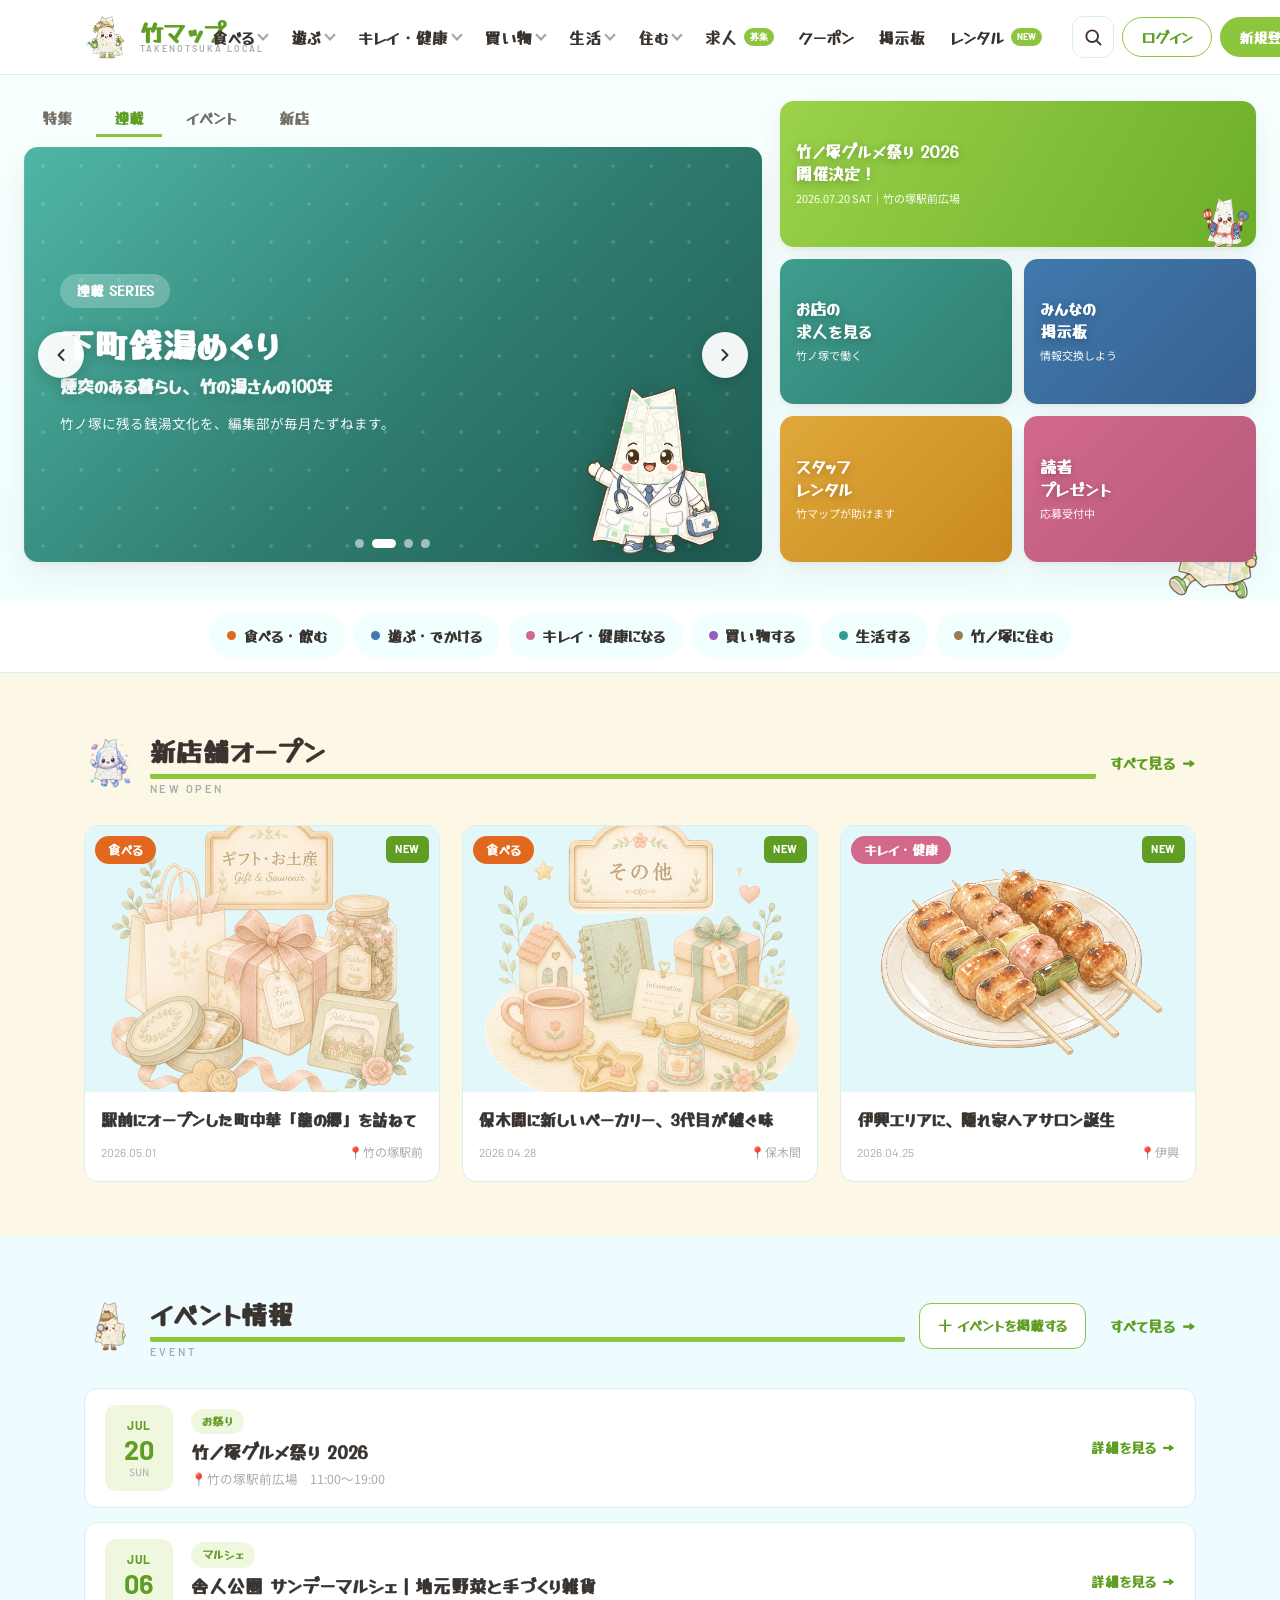
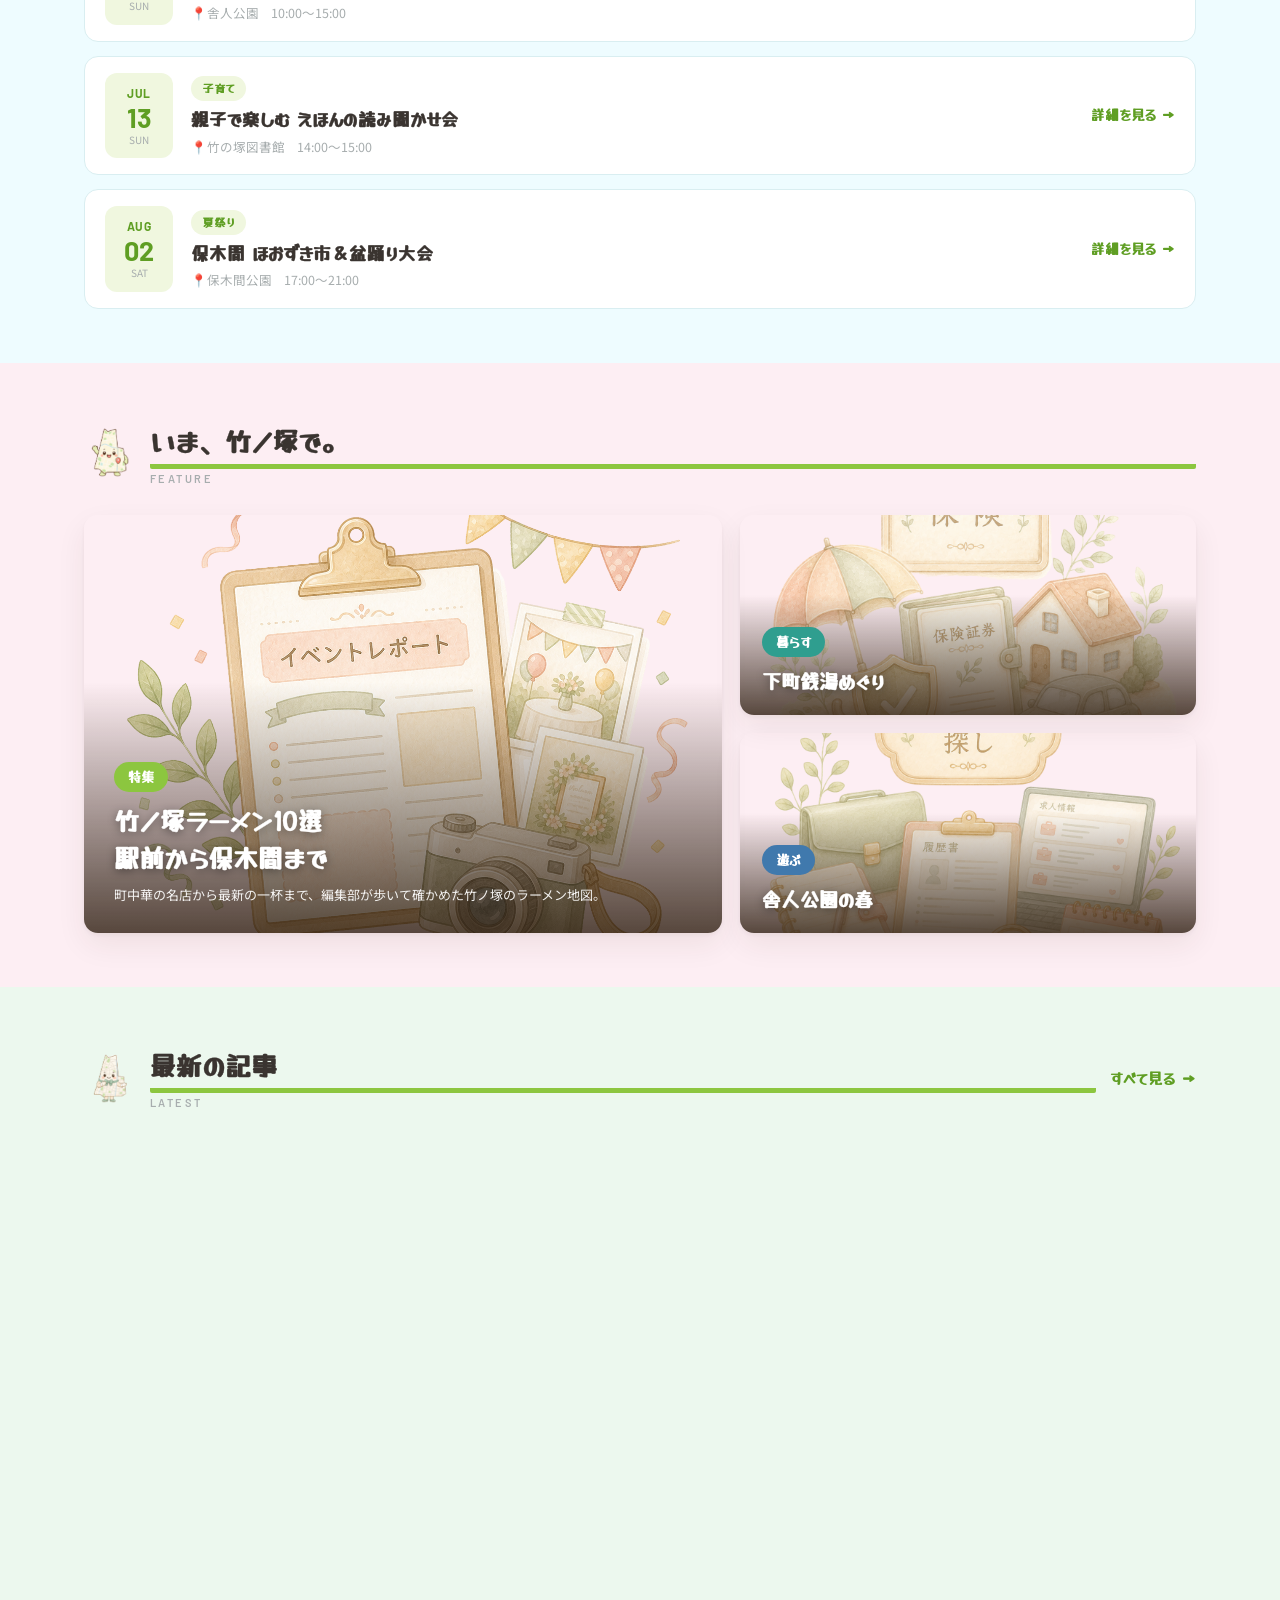
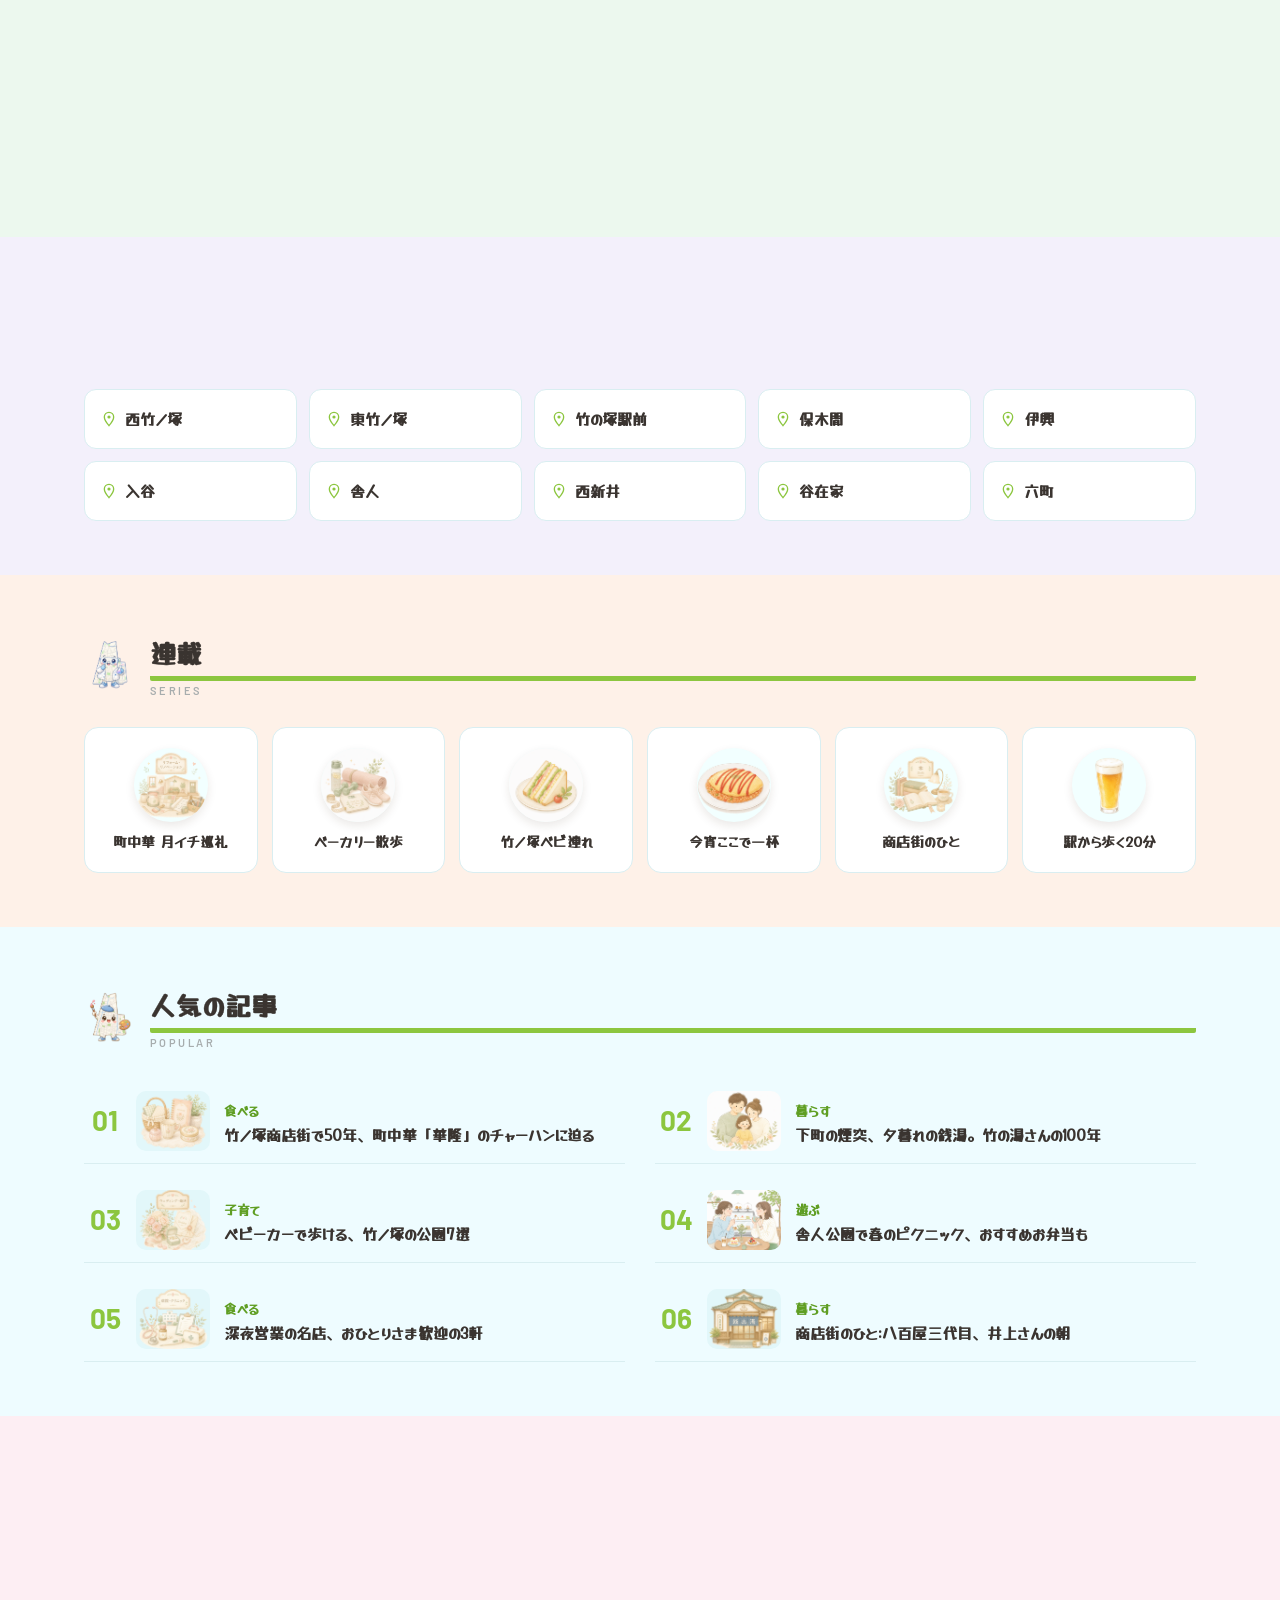
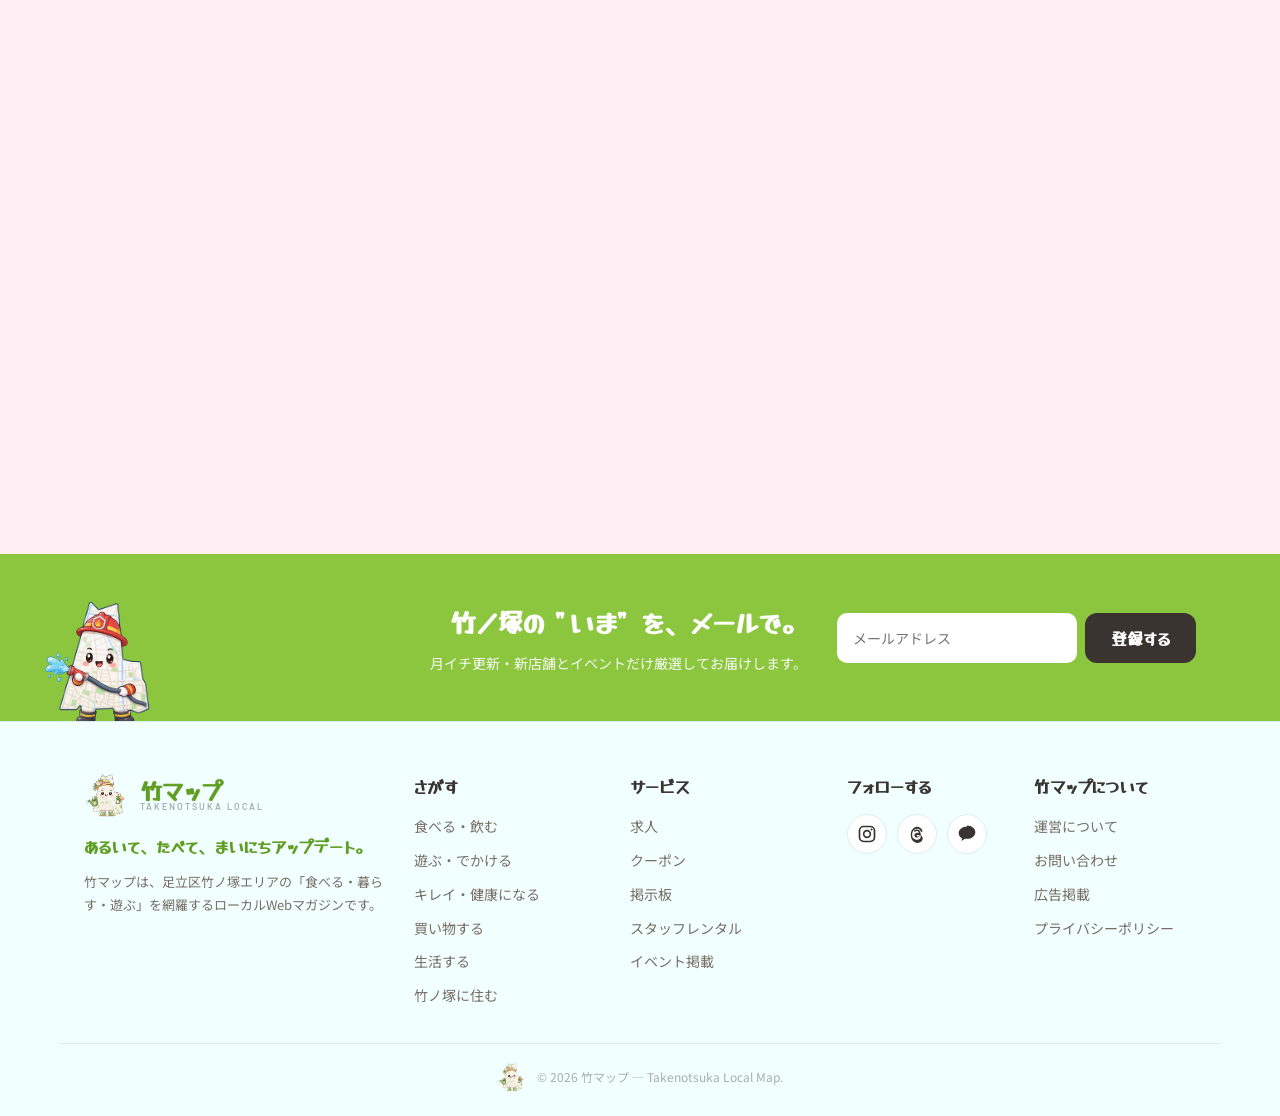
<file: index.html>
<!DOCTYPE html>
<html lang="ja">
<head>
<meta charset="UTF-8">
<meta name="viewport" content="width=device-width, initial-scale=1">
<title>竹マップ — 足立区竹ノ塚エリアのローカルWebマガジン</title>
<meta name="theme-color" content="#8cc63f">
<link rel="preconnect" href="https://fonts.googleapis.com"><link rel="preconnect" href="https://fonts.gstatic.com" crossorigin>
<link rel="stylesheet" href="https://fonts.googleapis.com/css2?family=Noto+Sans+JP:wght@400;500;700&family=Klee+One:wght@400;600&family=Yomogi&family=Barlow:wght@500;600;700&display=swap">
<link rel="stylesheet" href="assets/css/aruku.css">
<style>
.hero{background:linear-gradient(180deg,#f8ffff,#f2ffff);padding:26px 0 38px;position:relative;overflow:hidden;}
.hero > .container{max-width:1640px;}
.hero__welcome{position:absolute;right:8px;bottom:-6px;width:120px;z-index:0;pointer-events:none;}
.hero__grid{display:grid;grid-template-columns:1.55fr 1fr;gap:18px;position:relative;z-index:1;}
.hero-slider{position:relative;}
.hero-slider__tabs{display:flex;gap:6px;margin-bottom:10px;}
.hero-slider__tab{font-family:var(--hand);font-weight:600;font-size:15px;padding:6px 18px;border-radius:99px 99px 0 0;background:transparent;border:none;cursor:pointer;color:var(--ink-soft);border-bottom:3px solid transparent;transition:.18s;}
.hero-slider__tab.is-active{color:var(--accent-deep);border-bottom-color:var(--accent);}
.hero-slider__viewport{position:relative;border-radius:var(--radius);overflow:hidden;box-shadow:var(--shadow);aspect-ratio:16/9;}
.hero-slider__track{display:flex;height:100%;transition:transform .5s cubic-bezier(.4,.1,.2,1);}
.hero-slide{min-width:100%;height:100%;position:relative;display:flex;align-items:center;color:#fff;padding:0 36px;overflow:hidden;}
.hero-slide__deco{position:absolute;inset:0;opacity:.14;background-size:38px 38px;background-image:radial-gradient(circle,#fff 2px,transparent 2px);}
.hero-slide__inner{position:relative;z-index:1;max-width:62%;}
.hero-slide__pre{display:inline-block;font-family:var(--hand);font-weight:600;font-size:14px;padding:4px 16px;border-radius:99px;background:rgba(255,255,255,.24);margin-bottom:14px;}
.hero-slide__title{font-family:var(--hand);font-weight:600;font-size:34px;line-height:1.35;text-shadow:0 3px 14px rgba(0,0,0,.2);}
.hero-slide__title small{display:block;font-size:17px;margin-top:8px;opacity:.96;}
.hero-slide__sub{margin-top:14px;font-size:13.5px;opacity:.94;line-height:1.7;}
.hero-slide__chara{position:absolute;right:18px;bottom:0;width:34%;max-width:185px;z-index:1;filter:drop-shadow(0 8px 16px rgba(0,0,0,.2));}
.hero-slider__nav{position:absolute;top:50%;transform:translateY(-50%);width:46px;height:46px;border-radius:99px;background:rgba(255,255,255,.94);border:none;display:grid;place-items:center;cursor:pointer;z-index:3;color:var(--ink);box-shadow:0 4px 14px rgba(0,0,0,.16);transition:.16s;}
.hero-slider__nav:hover{background:#fff;color:var(--accent);}
.hero-slider__nav--prev{left:14px;} .hero-slider__nav--next{right:14px;}
.hero-slider__dots{position:absolute;bottom:14px;left:0;right:0;display:flex;justify-content:center;gap:8px;z-index:3;}
.hero-slider__dots button{width:9px;height:9px;border-radius:99px;border:none;background:rgba(255,255,255,.55);cursor:pointer;padding:0;transition:.18s;}
.hero-slider__dots button.is-active{background:#fff;width:24px;}
.hero-banners{display:grid;grid-template-columns:1fr 1fr;grid-template-rows:repeat(3,1fr);gap:12px;}
.hbn{position:relative;border-radius:var(--radius);overflow:hidden;display:grid;align-content:center;padding:14px 16px;color:#fff;min-height:82px;box-shadow:var(--shadow);transition:.18s;}
.hbn:hover{transform:translateY(-2px);filter:brightness(1.05);}
.hbn__label{font-family:var(--hand);font-weight:600;font-size:16px;line-height:1.4;text-shadow:0 2px 8px rgba(0,0,0,.25);position:relative;z-index:1;}
.hbn__sub{font-size:11px;opacity:.94;margin-top:3px;position:relative;z-index:1;}
.hbn__chara{position:absolute;right:4px;bottom:-4px;width:54px;z-index:0;}
.hbn--wide{grid-column:1/3;}
.cat-strip{border-bottom:1px solid var(--line);background:var(--paper);}
.cat-strip__inner{display:flex;justify-content:center;gap:8px;flex-wrap:wrap;padding:14px 24px;}
.cat-chip{display:inline-flex;align-items:center;gap:7px;padding:8px 18px;border-radius:99px;background:var(--bg);font-family:var(--hand);font-weight:600;font-size:15px;transition:.18s;}
.cat-chip .ic{width:9px;height:9px;border-radius:99px;background:var(--accent);}
.cat-chip:hover{background:var(--ink);color:#fff;}.cat-chip:hover .ic{background:#fff;}
.feature-grid{display:grid;grid-template-columns:1.4fr 1fr;grid-template-rows:1fr 1fr;gap:18px;}
.feature{position:relative;border-radius:var(--radius);overflow:hidden;min-height:200px;box-shadow:var(--shadow);}
.feature--lg{grid-row:1/3;min-height:auto;}
.feature img{position:absolute;inset:0;width:100%;height:100%;object-fit:cover;transition:.3s;}
.feature:hover img{transform:scale(1.04);}
.feature::after{content:"";position:absolute;inset:0;background:linear-gradient(to top,rgba(40,24,10,.78),rgba(40,24,10,0) 60%);}
.feature__body{position:absolute;left:0;bottom:0;padding:20px 22px;color:#fff;z-index:1;}.feature--lg .feature__body{padding:28px 30px;}
.tag{display:inline-block;font-family:var(--hand);font-weight:600;font-size:13px;padding:3px 14px;border-radius:99px;background:var(--accent);color:#fff;}
.feature__title{font-family:var(--hand);font-weight:600;font-size:19px;line-height:1.5;margin-top:10px;text-shadow:0 2px 10px rgba(0,0,0,.4);}.feature--lg .feature__title{font-size:25px;}
.feature__excerpt{font-size:13px;opacity:.92;margin-top:7px;line-height:1.65;}
.area-grid{display:grid;grid-template-columns:repeat(5,1fr);gap:12px;}
.area-item{display:flex;align-items:center;gap:8px;padding:15px 16px;background:var(--paper);border:1px solid var(--line);border-radius:12px;font-family:var(--hand);font-weight:600;font-size:15px;transition:.18s;}
.area-item:hover{background:var(--accent);border-color:var(--accent);color:#fff;}.area-item svg{flex:none;color:var(--accent);}.area-item:hover svg{color:#fff;}
.series-grid{display:grid;grid-template-columns:repeat(6,1fr);gap:14px;}
.series{display:flex;flex-direction:column;align-items:center;gap:10px;padding:20px 12px;background:var(--paper);border:1px solid var(--line);border-radius:var(--radius);text-align:center;transition:.2s;}
.series:hover{transform:translateY(-4px);box-shadow:var(--shadow);border-color:transparent;}
.series__img{width:74px;height:74px;border-radius:99px;overflow:hidden;background:var(--bg);box-shadow:0 4px 10px rgba(60,40,20,.1);transition:.2s;}
.series:hover .series__img{transform:scale(1.08) rotate(-3deg);}.series__img img{width:100%;height:100%;object-fit:cover;}
.series__title{font-family:var(--hand);font-weight:600;font-size:14px;line-height:1.4;}
.rank{display:grid;grid-template-columns:1fr 1fr;gap:14px 30px;}
.rank-item{display:flex;align-items:center;gap:14px;padding:12px 4px;border-bottom:1px solid var(--line);}
.rank-item__num{font-family:"Barlow";font-weight:700;font-size:28px;color:var(--accent);width:34px;flex:none;text-align:center;}
.rank-item__img{width:74px;height:60px;flex:none;border-radius:10px;background:var(--bg-2);overflow:hidden;}.rank-item__img img{width:100%;height:100%;object-fit:cover;}
.rank-item__cat{font-family:var(--hand);font-size:13px;font-weight:600;color:var(--accent-deep);}
.rank-item__title{font-family:var(--hand);font-weight:600;font-size:15px;line-height:1.5;}
.cta{background:var(--accent);color:#fff;position:relative;overflow:hidden;}
.cta__chara{position:absolute;left:3%;bottom:-8px;width:130px;}
.cta__inner{display:flex;align-items:center;justify-content:flex-end;gap:30px;padding:44px 24px;flex-wrap:wrap;position:relative;z-index:1;}
.cta__txt{text-align:right;}
.cta__title{font-family:var(--hand);font-weight:600;font-size:26px;}.cta__sub{opacity:.92;font-size:14px;margin-top:5px;}
.cta__form{display:flex;gap:8px;}.cta__form input{padding:14px 16px;border:none;border-radius:10px;font-size:14px;width:240px;font-family:inherit;}
@media(max-width:980px){.hero__grid{grid-template-columns:1fr;}.hero__welcome{display:none;}.feature-grid{grid-template-columns:1fr;grid-template-rows:none;}.feature--lg{grid-row:auto;}.area-grid{grid-template-columns:repeat(3,1fr);}.series-grid{grid-template-columns:repeat(3,1fr);}.rank{grid-template-columns:1fr;}.hero-slide__title{font-size:27px;}.hero-slide__inner{max-width:70%;}.cta__inner{justify-content:center;text-align:center;}.cta__txt{text-align:center;}.cta__chara{display:none;}}
@media(max-width:768px){
  /* スマホ：スライダーを自動高さにして見切れ防止 */
  .hero-slider__viewport{aspect-ratio:auto;height:auto;}
  .hero-slider__track{height:auto;align-items:stretch;}
  .hero-slide{height:auto;min-height:190px;padding:22px 22px 44px;align-items:center;}
  .hero-slide__inner{max-width:100%;}
  .hero-slide__chara{display:none;}
  .hero-slide__title{font-size:22px;}
  .hero-slide__title small{font-size:14px;}
  .hero-slide__sub{font-size:13px;}
  .hero-slider__nav{display:none;}
  .hero-slider__dots{bottom:16px;}
}
@media(max-width:560px){.area-grid{grid-template-columns:repeat(2,1fr);}.series-grid{grid-template-columns:repeat(2,1fr);}.cta__form{width:100%;}.cta__form input{flex:1;width:auto;}.hero-banners{grid-template-rows:none;}}
</style>
</head>
<body data-page="home">
<div class="loader js-loader" aria-hidden="true">
  <div class="loader__inner">
    <img class="loader__chara" src="assets/img/chara/00.png" alt="">
    <div class="loader__sub">竹の塚情報サイト</div>
    <div class="loader__title"><span style="animation-delay:0s">竹</span><span style="animation-delay:.12s">マ</span><span style="animation-delay:.24s">ッ</span><span style="animation-delay:.36s">プ</span></div>
    <div class="loader__dots"><i></i><i></i><i></i></div>
  </div>
</div>
<div id="tm-header"></div>

<!-- ヒーロー -->
<section class="hero">
  <img class="hero__welcome anim-peek" src="assets/img/chara/07.png" alt="">
  <div class="container">
    <div class="hero__grid">
      <div class="hero-slider">
        <div class="hero-slider__tabs">
          <button class="hero-slider__tab is-active" data-i="0">特集</button>
          <button class="hero-slider__tab" data-i="1">連載</button>
          <button class="hero-slider__tab" data-i="2">イベント</button>
          <button class="hero-slider__tab" data-i="3">新店</button>
        </div>
        <div class="hero-slider__viewport">
          <div class="hero-slider__track js-track">
            <div class="hero-slide" style="background:linear-gradient(135deg,#f4a24e,#e3681f 55%,#b94c12);"><div class="hero-slide__deco"></div><div class="hero-slide__inner"><span class="hero-slide__pre">特集 FEATURE</span><h2 class="hero-slide__title">竹ノ塚ラーメン10選<small>駅前から保木間まで、歩いて確かめた一杯</small></h2><p class="hero-slide__sub">町中華の名店から新進気鋭の一杯まで、編集部の実食レポート。</p></div><img class="hero-slide__chara anim-float" src="assets/img/chara/04.png" alt=""></div>
            <div class="hero-slide" style="background:linear-gradient(135deg,#4fb6a6,#2f7d70 55%,#1f5b50);"><div class="hero-slide__deco"></div><div class="hero-slide__inner"><span class="hero-slide__pre">連載 SERIES</span><h2 class="hero-slide__title">下町銭湯めぐり<small>煙突のある暮らし、竹の湯さんの100年</small></h2><p class="hero-slide__sub">竹ノ塚に残る銭湯文化を、編集部が毎月たずねます。</p></div><img class="hero-slide__chara anim-float" src="assets/img/chara/13.png" alt=""></div>
            <div class="hero-slide" style="background:linear-gradient(135deg,#6a9fd0,#37618f 55%,#264a6e);"><div class="hero-slide__deco"></div><div class="hero-slide__inner"><span class="hero-slide__pre">イベント EVENT</span><h2 class="hero-slide__title">舎人公園の春<small>ベビーカーでも歩けるピクニックガイド</small></h2><p class="hero-slide__sub">桜、お弁当、動線まで。家族で過ごす春の一日プラン。</p></div><img class="hero-slide__chara anim-float" src="assets/img/chara/15.png" alt=""></div>
            <div class="hero-slide" style="background:linear-gradient(135deg,#d98aa6,#b85a7c 55%,#8f4360);"><div class="hero-slide__deco"></div><div class="hero-slide__inner"><span class="hero-slide__pre">新店 NEW OPEN</span><h2 class="hero-slide__title">保木間に新ベーカリー<small>3代目が継ぐ、商店街の味</small></h2><p class="hero-slide__sub">地元で50年、焼き続けるパン屋の物語。</p></div><img class="hero-slide__chara anim-float" src="assets/img/chara/19.png" alt=""></div>
          </div>
          <button class="hero-slider__nav hero-slider__nav--prev js-prev" aria-label="前へ"><svg viewBox="0 0 24 24" width="20" height="20"><path d="M15 6l-6 6 6 6" fill="none" stroke="currentColor" stroke-width="2.5" stroke-linecap="round" stroke-linejoin="round"/></svg></button>
          <button class="hero-slider__nav hero-slider__nav--next js-next" aria-label="次へ"><svg viewBox="0 0 24 24" width="20" height="20"><path d="M9 6l6 6-6 6" fill="none" stroke="currentColor" stroke-width="2.5" stroke-linecap="round" stroke-linejoin="round"/></svg></button>
          <div class="hero-slider__dots js-dots"></div>
        </div>
      </div>
      <div class="hero-banners">
        <a class="hbn hbn--wide" href="#" style="background:linear-gradient(120deg,#9bd24a,#6cae28);"><span class="hbn__label">竹ノ塚グルメ祭り 2026<br>開催決定！</span><span class="hbn__sub">2026.07.20 SAT｜竹の塚駅前広場</span><img class="hbn__chara anim-sway" src="assets/img/chara/14.png" alt=""></a>
        <a class="hbn" href="jobs.html" style="background:linear-gradient(135deg,#3f9e8f,#2f7d70);"><span class="hbn__label">お店の<br>求人を見る</span><span class="hbn__sub">竹ノ塚で働く</span></a>
        <a class="hbn" href="board.html" style="background:linear-gradient(135deg,#4079ad,#37618f);"><span class="hbn__label">みんなの<br>掲示板</span><span class="hbn__sub">情報交換しよう</span></a>
        <a class="hbn" href="rental.html" style="background:linear-gradient(135deg,#e0a83c,#c98a1e);"><span class="hbn__label">スタッフ<br>レンタル</span><span class="hbn__sub">竹マップが助けます</span></a>
        <a class="hbn" href="#" style="background:linear-gradient(135deg,#d2698a,#b85a7c);"><span class="hbn__label">読者<br>プレゼント</span><span class="hbn__sub">応募受付中</span></a>
      </div>
    </div>
  </div>
</section>

<div class="cat-strip"><div class="cat-strip__inner">
  <a class="cat-chip is-taberu" href="#"><span class="ic"></span>食べる・飲む</a>
  <a class="cat-chip is-asobu" href="#"><span class="ic"></span>遊ぶ・でかける</a>
  <a class="cat-chip is-kirei" href="#"><span class="ic"></span>キレイ・健康になる</a>
  <a class="cat-chip is-kaimono" href="#"><span class="ic"></span>買い物する</a>
  <a class="cat-chip is-seikatsu" href="#"><span class="ic"></span>生活する</a>
  <a class="cat-chip is-sumu" href="#"><span class="ic"></span>竹ノ塚に住む</a>
</div></div>

<section class="section section--yellow"><div class="container">
  <div class="section__head reveal"><img class="section__chara" src="assets/img/chara/03.png" alt=""><div class="section__title"><span class="ja">新店舗オープン</span><span class="en">New Open</span></div><a class="section__more" href="#">すべて見る →</a></div>
  <div class="grid grid--3">
    <article class="card is-taberu reveal"><a href="#"><div class="card__media"><img src="assets/img/sozai/36.png" alt=""><span class="card__cat">食べる</span><span class="card__badge en">NEW</span></div></a><div class="card__body"><h3 class="card__title">駅前にオープンした町中華「龍の郷」を訪ねて</h3><div class="card__meta"><span class="en">2026.05.01</span><span>📍竹の塚駅前</span></div></div></article>
    <article class="card is-taberu reveal"><a href="#"><div class="card__media"><img src="assets/img/sozai/44.png" alt=""><span class="card__cat">食べる</span><span class="card__badge en">NEW</span></div></a><div class="card__body"><h3 class="card__title">保木間に新しいベーカリー、3代目が継ぐ味</h3><div class="card__meta"><span class="en">2026.04.28</span><span>📍保木間</span></div></div></article>
    <article class="card is-kirei reveal"><a href="#"><div class="card__media"><img src="assets/img/sozai/02.png" alt=""><span class="card__cat">キレイ・健康</span><span class="card__badge en">NEW</span></div></a><div class="card__body"><h3 class="card__title">伊興エリアに、隠れ家ヘアサロン誕生</h3><div class="card__meta"><span class="en">2026.04.25</span><span>📍伊興</span></div></div></article>
  </div>
</div></section>

<section class="section section--blue"><div class="container">
  <div class="section__head reveal"><img class="section__chara" src="assets/img/chara/15.png" alt=""><div class="section__title"><span class="ja">イベント情報</span><span class="en">Event</span></div><a class="btn btn--ghost btn--sm" href="event-post.html" style="margin-right:10px;">＋ イベントを掲載する</a><a class="section__more" href="event-single.html">すべて見る →</a></div>
  <div class="event-list reveal">
    <a class="event" href="event-single.html"><div class="event__date"><div class="m">JUL</div><div class="d">20</div><div class="w">SUN</div></div><div><span class="event__cat">お祭り</span><div class="event__title">竹ノ塚グルメ祭り 2026</div><div class="event__meta"><span>📍竹の塚駅前広場</span><span>11:00〜19:00</span></div></div><span class="event__go">詳細を見る →</span></a>
    <a class="event" href="event-single.html"><div class="event__date"><div class="m">JUL</div><div class="d">06</div><div class="w">SUN</div></div><div><span class="event__cat">マルシェ</span><div class="event__title">舎人公園 サンデーマルシェ｜地元野菜と手づくり雑貨</div><div class="event__meta"><span>📍舎人公園</span><span>10:00〜15:00</span></div></div><span class="event__go">詳細を見る →</span></a>
    <a class="event" href="event-single.html"><div class="event__date"><div class="m">JUL</div><div class="d">13</div><div class="w">SUN</div></div><div><span class="event__cat">子育て</span><div class="event__title">親子で楽しむ えほんの読み聞かせ会</div><div class="event__meta"><span>📍竹の塚図書館</span><span>14:00〜15:00</span></div></div><span class="event__go">詳細を見る →</span></a>
    <a class="event" href="event-single.html"><div class="event__date"><div class="m">AUG</div><div class="d">02</div><div class="w">SAT</div></div><div><span class="event__cat">夏祭り</span><div class="event__title">保木間 ほおずき市＆盆踊り大会</div><div class="event__meta"><span>📍保木間公園</span><span>17:00〜21:00</span></div></div><span class="event__go">詳細を見る →</span></a>
  </div>
</div></section>

<section class="section section--pink"><div class="container">
  <div class="section__head reveal"><img class="section__chara" src="assets/img/chara/10.png" alt=""><div class="section__title"><span class="ja">いま、竹ノ塚で。</span><span class="en">Feature</span></div></div>
  <div class="feature-grid reveal">
    <a class="feature feature--lg" href="#"><img src="assets/img/sozai/39.png" alt=""><div class="feature__body"><span class="tag">特集</span><h3 class="feature__title">竹ノ塚ラーメン10選<br>駅前から保木間まで</h3><p class="feature__excerpt">町中華の名店から最新の一杯まで、編集部が歩いて確かめた竹ノ塚のラーメン地図。</p></div></a>
    <a class="feature" href="#"><img src="assets/img/sozai/40.png" alt=""><div class="feature__body"><span class="tag" style="background:var(--c-kurasu)">暮らす</span><h3 class="feature__title">下町銭湯めぐり</h3></div></a>
    <a class="feature" href="#"><img src="assets/img/sozai/42.png" alt=""><div class="feature__body"><span class="tag" style="background:var(--c-asobu)">遊ぶ</span><h3 class="feature__title">舎人公園の春</h3></div></a>
  </div>
</div></section>

<section class="section section--mint"><div class="container">
  <div class="section__head reveal"><img class="section__chara" src="assets/img/chara/12.png" alt=""><div class="section__title"><span class="ja">最新の記事</span><span class="en">Latest</span></div><a class="section__more" href="#">すべて見る →</a></div>
  <div class="grid grid--4">
    <article class="card is-taberu reveal"><a href="#"><div class="card__media"><img src="assets/img/sozai/43.png" alt=""><span class="card__cat">食べる</span></div></a><div class="card__body"><h3 class="card__title">竹ノ塚商店街で50年、町中華「華隆」のチャーハンに迫る</h3><div class="card__meta"><span class="en">2026.05.01</span><span>📍東竹ノ塚</span></div></div></article>
    <article class="card is-kurasu reveal"><a href="#"><div class="card__media"><img src="assets/img/sozai/47.png" alt=""><span class="card__cat">暮らす</span></div></a><div class="card__body"><h3 class="card__title">下町の煙突、夕暮れの銭湯。竹の湯さんの100年</h3><div class="card__meta"><span class="en">2026.04.30</span><span>📍保木間</span></div></div></article>
    <article class="card is-kosodate reveal"><a href="#"><div class="card__media"><img src="assets/img/sozai/48.png" alt=""><span class="card__cat">子育て</span></div></a><div class="card__body"><h3 class="card__title">ベビーカーで歩ける、竹ノ塚の公園7選</h3><div class="card__meta"><span class="en">2026.04.27</span><span>📍西竹ノ塚</span></div></div></article>
    <article class="card is-asobu reveal"><a href="#"><div class="card__media"><img src="assets/img/sozai/49.png" alt=""><span class="card__cat">遊ぶ</span></div></a><div class="card__body"><h3 class="card__title">舎人公園で春のピクニック、おすすめお弁当も</h3><div class="card__meta"><span class="en">2026.04.25</span><span>📍舎人</span></div></div></article>
    <article class="card is-taberu reveal"><a href="#"><div class="card__media"><img src="assets/img/sozai/50.png" alt=""><span class="card__cat">食べる</span></div></a><div class="card__body"><h3 class="card__title">深夜営業の名店、おひとりさま歓迎の3軒</h3><div class="card__meta"><span class="en">2026.04.22</span><span>📍竹の塚駅前</span></div></div></article>
    <article class="card is-kirei reveal"><a href="#"><div class="card__media"><img src="assets/img/sozai/52.png" alt=""><span class="card__cat">キレイ・健康</span></div></a><div class="card__body"><h3 class="card__title">スパ&サウナ、駅近のリラックス空間ガイド</h3><div class="card__meta"><span class="en">2026.04.20</span><span>📍西新井</span></div></div></article>
    <article class="card is-sumu reveal"><a href="#"><div class="card__media"><img src="assets/img/sozai/53.png" alt=""><span class="card__cat">住む</span></div></a><div class="card__body"><h3 class="card__title">高架化で変わった竹ノ塚、これからの街づくり</h3><div class="card__meta"><span class="en">2026.04.18</span><span>📍竹の塚駅前</span></div></div></article>
    <article class="card is-kurasu reveal"><a href="#"><div class="card__media"><img src="assets/img/sozai/55.png" alt=""><span class="card__cat">暮らす</span></div></a><div class="card__body"><h3 class="card__title">商店街のひと:八百屋三代目、井上さんの朝</h3><div class="card__meta"><span class="en">2026.04.15</span><span>📍東竹ノ塚</span></div></div></article>
  </div>
</div></section>

<section class="section section--lav"><div class="container">
  <div class="section__head reveal"><img class="section__chara" src="assets/img/chara/06.png" alt=""><div class="section__title"><span class="ja">エリアで探す</span><span class="en">By Area</span></div></div>
  <div class="area-grid reveal">
    <a class="area-item" href="#"><svg viewBox="0 0 24 24" width="16" height="16"><path d="M12 2C8 2 5 5 5 9c0 5 7 13 7 13s7-8 7-13c0-4-3-7-7-7z" fill="none" stroke="currentColor" stroke-width="2"/><circle cx="12" cy="9" r="2.4" fill="currentColor"/></svg>西竹ノ塚</a>
    <a class="area-item" href="#"><svg viewBox="0 0 24 24" width="16" height="16"><path d="M12 2C8 2 5 5 5 9c0 5 7 13 7 13s7-8 7-13c0-4-3-7-7-7z" fill="none" stroke="currentColor" stroke-width="2"/><circle cx="12" cy="9" r="2.4" fill="currentColor"/></svg>東竹ノ塚</a>
    <a class="area-item" href="#"><svg viewBox="0 0 24 24" width="16" height="16"><path d="M12 2C8 2 5 5 5 9c0 5 7 13 7 13s7-8 7-13c0-4-3-7-7-7z" fill="none" stroke="currentColor" stroke-width="2"/><circle cx="12" cy="9" r="2.4" fill="currentColor"/></svg>竹の塚駅前</a>
    <a class="area-item" href="#"><svg viewBox="0 0 24 24" width="16" height="16"><path d="M12 2C8 2 5 5 5 9c0 5 7 13 7 13s7-8 7-13c0-4-3-7-7-7z" fill="none" stroke="currentColor" stroke-width="2"/><circle cx="12" cy="9" r="2.4" fill="currentColor"/></svg>保木間</a>
    <a class="area-item" href="#"><svg viewBox="0 0 24 24" width="16" height="16"><path d="M12 2C8 2 5 5 5 9c0 5 7 13 7 13s7-8 7-13c0-4-3-7-7-7z" fill="none" stroke="currentColor" stroke-width="2"/><circle cx="12" cy="9" r="2.4" fill="currentColor"/></svg>伊興</a>
    <a class="area-item" href="#"><svg viewBox="0 0 24 24" width="16" height="16"><path d="M12 2C8 2 5 5 5 9c0 5 7 13 7 13s7-8 7-13c0-4-3-7-7-7z" fill="none" stroke="currentColor" stroke-width="2"/><circle cx="12" cy="9" r="2.4" fill="currentColor"/></svg>入谷</a>
    <a class="area-item" href="#"><svg viewBox="0 0 24 24" width="16" height="16"><path d="M12 2C8 2 5 5 5 9c0 5 7 13 7 13s7-8 7-13c0-4-3-7-7-7z" fill="none" stroke="currentColor" stroke-width="2"/><circle cx="12" cy="9" r="2.4" fill="currentColor"/></svg>舎人</a>
    <a class="area-item" href="#"><svg viewBox="0 0 24 24" width="16" height="16"><path d="M12 2C8 2 5 5 5 9c0 5 7 13 7 13s7-8 7-13c0-4-3-7-7-7z" fill="none" stroke="currentColor" stroke-width="2"/><circle cx="12" cy="9" r="2.4" fill="currentColor"/></svg>西新井</a>
    <a class="area-item" href="#"><svg viewBox="0 0 24 24" width="16" height="16"><path d="M12 2C8 2 5 5 5 9c0 5 7 13 7 13s7-8 7-13c0-4-3-7-7-7z" fill="none" stroke="currentColor" stroke-width="2"/><circle cx="12" cy="9" r="2.4" fill="currentColor"/></svg>谷在家</a>
    <a class="area-item" href="#"><svg viewBox="0 0 24 24" width="16" height="16"><path d="M12 2C8 2 5 5 5 9c0 5 7 13 7 13s7-8 7-13c0-4-3-7-7-7z" fill="none" stroke="currentColor" stroke-width="2"/><circle cx="12" cy="9" r="2.4" fill="currentColor"/></svg>六町</a>
  </div>
</div></section>

<section class="section section--peach"><div class="container">
  <div class="section__head reveal"><img class="section__chara" src="assets/img/chara/09.png" alt=""><div class="section__title"><span class="ja">連載</span><span class="en">Series</span></div></div>
  <div class="series-grid reveal">
    <a class="series" href="#"><div class="series__img"><img src="assets/img/sozai/57.png" alt=""></div><div class="series__title">町中華 月イチ巡礼</div></a>
    <a class="series" href="#"><div class="series__img"><img src="assets/img/sozai/58.png" alt=""></div><div class="series__title">ベーカリー散歩</div></a>
    <a class="series" href="#"><div class="series__img"><img src="assets/img/sozai/59.png" alt=""></div><div class="series__title">竹ノ塚ベビ連れ</div></a>
    <a class="series" href="#"><div class="series__img"><img src="assets/img/sozai/60.png" alt=""></div><div class="series__title">今宵ここで一杯</div></a>
    <a class="series" href="#"><div class="series__img"><img src="assets/img/sozai/64.png" alt=""></div><div class="series__title">商店街のひと</div></a>
    <a class="series" href="#"><div class="series__img"><img src="assets/img/sozai/65.png" alt=""></div><div class="series__title">駅から歩く20分</div></a>
  </div>
</div></section>

<section class="section section--blue"><div class="container">
  <div class="section__head reveal"><img class="section__chara" src="assets/img/chara/19.png" alt=""><div class="section__title"><span class="ja">人気の記事</span><span class="en">Popular</span></div></div>
  <div class="rank reveal">
    <div class="rank-item"><span class="rank-item__num en">01</span><div class="rank-item__img"><img src="assets/img/sozai/43.png" alt=""></div><div><span class="rank-item__cat">食べる</span><h3 class="rank-item__title">竹ノ塚商店街で50年、町中華「華隆」のチャーハンに迫る</h3></div></div>
    <div class="rank-item"><span class="rank-item__num en">02</span><div class="rank-item__img"><img src="assets/img/sozai/47.png" alt=""></div><div><span class="rank-item__cat">暮らす</span><h3 class="rank-item__title">下町の煙突、夕暮れの銭湯。竹の湯さんの100年</h3></div></div>
    <div class="rank-item"><span class="rank-item__num en">03</span><div class="rank-item__img"><img src="assets/img/sozai/48.png" alt=""></div><div><span class="rank-item__cat">子育て</span><h3 class="rank-item__title">ベビーカーで歩ける、竹ノ塚の公園7選</h3></div></div>
    <div class="rank-item"><span class="rank-item__num en">04</span><div class="rank-item__img"><img src="assets/img/sozai/66.png" alt=""></div><div><span class="rank-item__cat">遊ぶ</span><h3 class="rank-item__title">舎人公園で春のピクニック、おすすめお弁当も</h3></div></div>
    <div class="rank-item"><span class="rank-item__num en">05</span><div class="rank-item__img"><img src="assets/img/sozai/68.png" alt=""></div><div><span class="rank-item__cat">食べる</span><h3 class="rank-item__title">深夜営業の名店、おひとりさま歓迎の3軒</h3></div></div>
    <div class="rank-item"><span class="rank-item__num en">06</span><div class="rank-item__img"><img src="assets/img/sozai/69.png" alt=""></div><div><span class="rank-item__cat">暮らす</span><h3 class="rank-item__title">商店街のひと:八百屋三代目、井上さんの朝</h3></div></div>
  </div>
</div></section>

<section class="section section--pink"><div class="container">
  <div class="section__head reveal"><img class="section__chara" src="assets/img/chara/04.png" alt=""><div class="section__title"><span class="ja">竹マップのSNS</span><span class="en">Follow us</span></div></div>
  <div class="sns-block reveal">
    <!-- Instagram -->
    <div class="sns-col">
      <div class="sns-col__head">
        <div class="sns-col__icon sns-col__icon--ig"><svg viewBox="0 0 24 24" width="24" height="24"><rect x="3" y="3" width="18" height="18" rx="5" fill="none" stroke="currentColor" stroke-width="2"/><circle cx="12" cy="12" r="4" fill="none" stroke="currentColor" stroke-width="2"/><circle cx="17.5" cy="6.5" r="1.2" fill="currentColor"/></svg></div>
        <div><div class="sns-col__name">Instagram</div><div class="sns-col__handle">@takenotsuka_takemap</div></div>
        <a class="btn btn--primary btn--sm sns-col__follow" href="https://www.instagram.com/takenotsuka_takemap/" target="_blank" rel="noopener">フォロー</a>
      </div>
      <div class="sns-feed">
        <a class="sns-post" href="https://www.instagram.com/takenotsuka_takemap/" target="_blank" rel="noopener"><img src="assets/img/sozai/61.png" alt=""><div class="sns-post__ov"><svg viewBox="0 0 24 24" width="22" height="22"><rect x="3" y="3" width="18" height="18" rx="5" fill="none" stroke="currentColor" stroke-width="2"/><circle cx="12" cy="12" r="4" fill="none" stroke="currentColor" stroke-width="2"/></svg></div></a>
        <a class="sns-post" href="https://www.instagram.com/takenotsuka_takemap/" target="_blank" rel="noopener"><img src="assets/img/sozai/41.png" alt=""><div class="sns-post__ov"></div></a>
        <a class="sns-post" href="https://www.instagram.com/takenotsuka_takemap/" target="_blank" rel="noopener"><img src="assets/img/sozai/08.png" alt=""><div class="sns-post__ov"></div></a>
        <a class="sns-post" href="https://www.instagram.com/takenotsuka_takemap/" target="_blank" rel="noopener"><img src="assets/img/sozai/51.png" alt=""><div class="sns-post__ov"></div></a>
        <a class="sns-post" href="https://www.instagram.com/takenotsuka_takemap/" target="_blank" rel="noopener"><img src="assets/img/sozai/67.png" alt=""><div class="sns-post__ov"></div></a>
        <a class="sns-post" href="https://www.instagram.com/takenotsuka_takemap/" target="_blank" rel="noopener"><img src="assets/img/sozai/24.png" alt=""><div class="sns-post__ov"></div></a>
      </div>
    </div>
    <!-- Threads -->
    <div class="sns-col">
      <div class="sns-col__head">
        <div class="sns-col__icon sns-col__icon--th"><svg viewBox="0 0 24 24" width="24" height="24"><path d="M16.5 11.3c-.1 0-.2-.1-.3-.1-.2-2.9-1.8-4.6-4.4-4.6-1.6 0-2.9.7-3.7 1.9l1.5 1c.5-.8 1.4-1 2.2-1 1 0 2.3.6 2.5 2.3-.5-.1-1-.2-1.6-.2-2.3 0-3.9 1.4-3.8 3.2.1 1.5 1.4 2.5 3.1 2.5 1.4 0 3-.7 3.4-3.1.3.2 1 .9 1.1 2 .1.7-.4 2.3-2.5 3.3-1.8.8-4.2.6-5.8-1C6.9 17.5 6.3 15.9 6.2 13c.1-2.9.7-4.5 2.2-5.8 1.6-1.6 4-1.8 5.8-1 1.6.7 2.3 2.1 2.6 3.3l1.8-.5C18.4 7 17.4 5.1 15.2 4.1 12.7 2.9 9.5 3.3 7.2 5.6 5.4 7.4 4.5 9.6 4.5 13s.9 5.6 2.7 7.4c1.5 1.5 3.4 2.3 5.4 2.3.5 0 1 0 1.4-.1 2-.4 3.6-1.5 4.4-3.3.7-1.4.6-3-.2-4.1-.4-.7-1-1.2-1.7-1.6zm-3.5 3.9c-.9 0-1.5-.4-1.5-1 0-.6.7-1.1 1.8-1.1.5 0 .9.1 1.4.2-.2 1.5-1 1.9-1.7 1.9z" fill="currentColor"/></svg></div>
        <div><div class="sns-col__name">Threads</div><div class="sns-col__handle">@takenotsuka_takemap</div></div>
        <a class="btn btn--dark btn--sm sns-col__follow" href="https://www.threads.com/@takenotsuka_takemap" target="_blank" rel="noopener">フォロー</a>
      </div>
      <div class="thread-feed">
        <a class="th-post" href="https://www.threads.com/@takenotsuka_takemap" target="_blank" rel="noopener"><div class="th-post__av"><img src="assets/img/chara/00.png" alt=""></div><div><div class="th-post__name">竹マップ<small>@takenotsuka_takemap</small></div><div class="th-post__text">駅前の町中華「龍の郷」さん、本日オープン！さっそく行ってきました🍜 詳しくはサイトの新店記事で👀</div></div></a>
        <a class="th-post" href="https://www.threads.com/@takenotsuka_takemap" target="_blank" rel="noopener"><div class="th-post__av"><img src="assets/img/chara/00.png" alt=""></div><div><div class="th-post__name">竹マップ<small>@takenotsuka_takemap</small></div><div class="th-post__text">7/20の竹ノ塚グルメ祭り、出店者さん募集中です！お店の方はDMください📩</div></div></a>
        <a class="th-post" href="https://www.threads.com/@takenotsuka_takemap" target="_blank" rel="noopener"><div class="th-post__av"><img src="assets/img/chara/00.png" alt=""></div><div><div class="th-post__name">竹マップ<small>@takenotsuka_takemap</small></div><div class="th-post__text">舎人公園の桜、今がちょうど見頃です🌸ベビーカーでも歩けるお散歩コースまとめました。</div></div></a>
      </div>
    </div>
  </div>
  <!-- 公式LINE -->
  <a class="reveal" href="#" style="display:flex;align-items:center;gap:16px;justify-content:center;flex-wrap:wrap;margin-top:24px;background:#06c755;color:#fff;border-radius:16px;padding:18px 24px;box-shadow:var(--shadow);">
    <svg viewBox="0 0 24 24" width="30" height="30" style="flex:none;"><path d="M12 3C6.5 3 2 6.6 2 11c0 2.6 1.7 4.9 4.3 6.3-.2.7-1 2.3-1.1 2.7 0 .2.1.3.3.2.3-.1 3.1-2 4-2.6.8.1 1.7.2 2.5.2 5.5 0 10-3.6 10-8s-4.5-8-10-8z" fill="#fff"/></svg>
    <span style="font-family:var(--hand);font-size:18px;">竹マップ公式LINE｜新店・イベント・クーポンをいちはやくお届け</span>
    <span class="btn btn--sm" style="background:#fff;color:#06c755;margin-left:6px;">友だち追加する</span>
  </a>
</div></section>

<section class="cta">
  <img class="cta__chara anim-bob" src="assets/img/chara/02.png" alt="">
  <div class="container cta__inner">
    <div class="cta__txt"><h2 class="cta__title">竹ノ塚の "いま" を、メールで。</h2><p class="cta__sub">月イチ更新・新店舗とイベントだけ厳選してお届けします。</p></div>
    <form class="cta__form" onsubmit="return false;"><input type="email" placeholder="メールアドレス" aria-label="メールアドレス"><button class="btn btn--dark" type="submit">登録する</button></form>
  </div>
</section>

<div id="tm-footer"></div>
<script src="assets/js/chrome.js"></script>
<script>
(function(){
  const track=document.querySelector('.js-track');const slides=track.children.length;
  const dotsWrap=document.querySelector('.js-dots');const tabs=[...document.querySelectorAll('.hero-slider__tab')];
  let i=0,timer;
  for(let n=0;n<slides;n++){const b=document.createElement('button');if(n===0)b.classList.add('is-active');b.addEventListener('click',()=>{go(n);reset();});dotsWrap.appendChild(b);}
  const dots=[...dotsWrap.children];
  function go(n){i=(n+slides)%slides;track.style.transform=`translateX(-${i*100}%)`;dots.forEach((d,x)=>d.classList.toggle('is-active',x===i));tabs.forEach((t,x)=>t.classList.toggle('is-active',x===i));}
  function next(){go(i+1);}
  document.querySelector('.js-next').addEventListener('click',()=>{next();reset();});
  document.querySelector('.js-prev').addEventListener('click',()=>{go(i-1);reset();});
  tabs.forEach((t,n)=>t.addEventListener('click',()=>{go(n);reset();}));
  function reset(){clearInterval(timer);timer=setInterval(next,5000);}
  reset();
})();
</script>
</body>
</html>
</file>
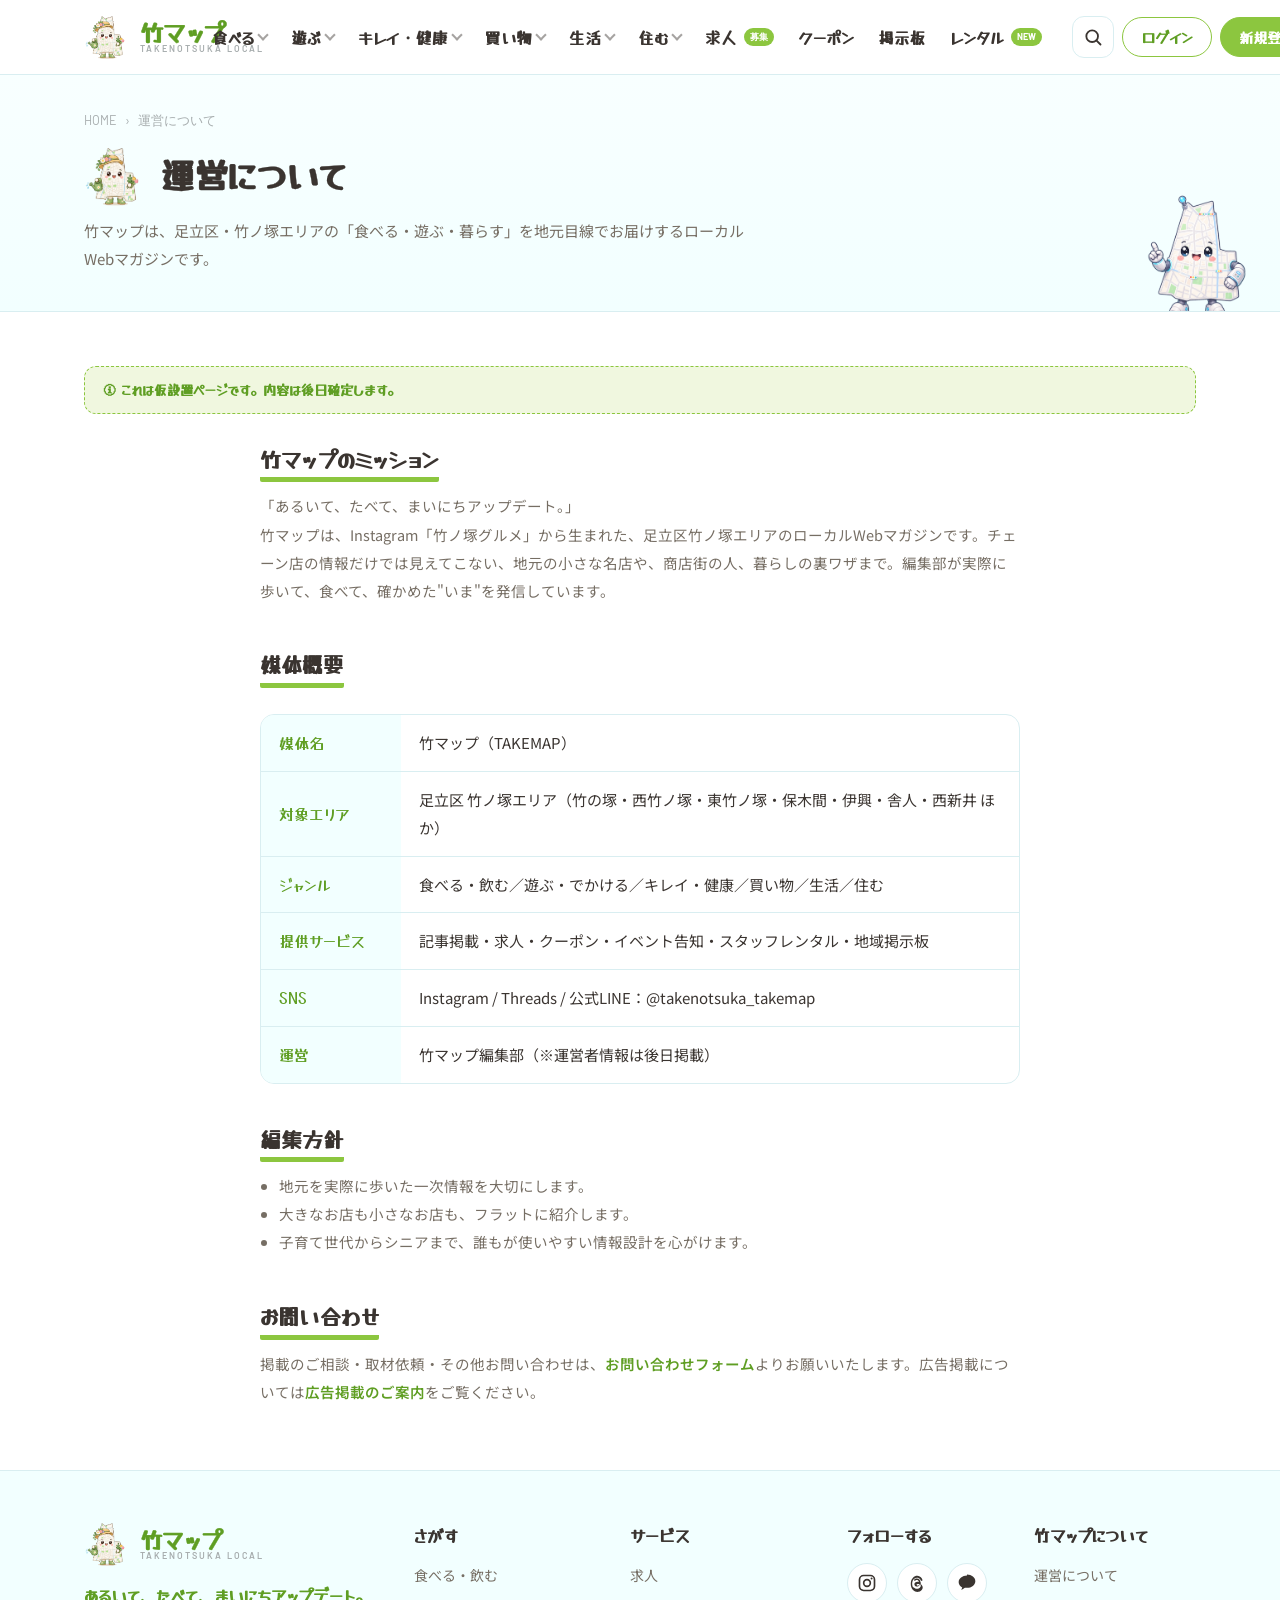
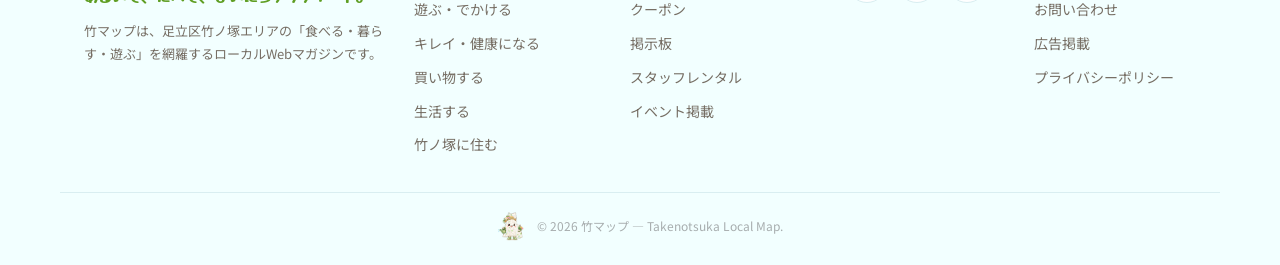
<file: about.html>
<!DOCTYPE html>
<html lang="ja">
<head>
<meta charset="UTF-8">
<meta name="viewport" content="width=device-width, initial-scale=1">
<title>運営について｜竹マップ</title>
<meta name="theme-color" content="#8cc63f">
<link rel="preconnect" href="https://fonts.googleapis.com"><link rel="preconnect" href="https://fonts.gstatic.com" crossorigin>
<link rel="stylesheet" href="https://fonts.googleapis.com/css2?family=Noto+Sans+JP:wght@400;500;700&family=Klee+One:wght@400;600&family=Yomogi&family=Barlow:wght@500;600;700&display=swap">
<link rel="stylesheet" href="assets/css/aruku.css">
</head>
<body data-page="about">
<div class="loader js-loader" aria-hidden="true"><div class="loader__inner"><img class="loader__chara" src="assets/img/chara/00.png" alt=""><div class="loader__sub">竹の塚情報サイト</div><div class="loader__title"><span style="animation-delay:0s">竹</span><span style="animation-delay:.12s">マ</span><span style="animation-delay:.24s">ッ</span><span style="animation-delay:.36s">プ</span></div><div class="loader__dots"><i></i><i></i><i></i></div></div></div>
<div id="tm-header"></div>

<div class="page-head">
  <div class="page-head__inner">
    <div class="breadcrumb"><a href="index.html">HOME</a><span>›</span><span>運営について</span></div>
    <h1 class="page-head__title"><img src="assets/img/chara/00.png" alt="">運営について</h1>
    <p class="page-head__lead">竹マップは、足立区・竹ノ塚エリアの「食べる・遊ぶ・暮らす」を地元目線でお届けするローカルWebマガジンです。</p>
  </div>
  <img class="page-head__chara anim-peek" src="assets/img/chara/04.png" alt="">
</div>

<section class="section"><div class="container">
  <div class="note-banner">🛈 これは仮設置ページです。内容は後日確定します。</div>
  <div class="prose reveal">
    <h2>竹マップのミッション</h2>
    <p>「あるいて、たべて、まいにちアップデート。」<br>竹マップは、Instagram「竹ノ塚グルメ」から生まれた、足立区竹ノ塚エリアのローカルWebマガジンです。チェーン店の情報だけでは見えてこない、地元の小さな名店や、商店街の人、暮らしの裏ワザまで。編集部が実際に歩いて、食べて、確かめた"いま"を発信しています。</p>

    <h2>媒体概要</h2>
    <div class="evt-info" style="margin:16px 0 6px;">
      <div class="evt-info__row"><div class="evt-info__k">媒体名</div><div class="evt-info__v">竹マップ（TAKEMAP）</div></div>
      <div class="evt-info__row"><div class="evt-info__k">対象エリア</div><div class="evt-info__v">足立区 竹ノ塚エリア（竹の塚・西竹ノ塚・東竹ノ塚・保木間・伊興・舎人・西新井 ほか）</div></div>
      <div class="evt-info__row"><div class="evt-info__k">ジャンル</div><div class="evt-info__v">食べる・飲む／遊ぶ・でかける／キレイ・健康／買い物／生活／住む</div></div>
      <div class="evt-info__row"><div class="evt-info__k">提供サービス</div><div class="evt-info__v">記事掲載・求人・クーポン・イベント告知・スタッフレンタル・地域掲示板</div></div>
      <div class="evt-info__row"><div class="evt-info__k">SNS</div><div class="evt-info__v">Instagram / Threads / 公式LINE：@takenotsuka_takemap</div></div>
      <div class="evt-info__row"><div class="evt-info__k">運営</div><div class="evt-info__v">竹マップ編集部（※運営者情報は後日掲載）</div></div>
    </div>

    <h2>編集方針</h2>
    <ul>
      <li>地元を実際に歩いた一次情報を大切にします。</li>
      <li>大きなお店も小さなお店も、フラットに紹介します。</li>
      <li>子育て世代からシニアまで、誰もが使いやすい情報設計を心がけます。</li>
    </ul>

    <h2>お問い合わせ</h2>
    <p>掲載のご相談・取材依頼・その他お問い合わせは、<a href="contact.html">お問い合わせフォーム</a>よりお願いいたします。広告掲載については<a href="advertising.html">広告掲載のご案内</a>をご覧ください。</p>
  </div>
</div></section>

<div id="tm-footer"></div>
<script src="assets/js/chrome.js"></script>
</body>
</html>
</file>
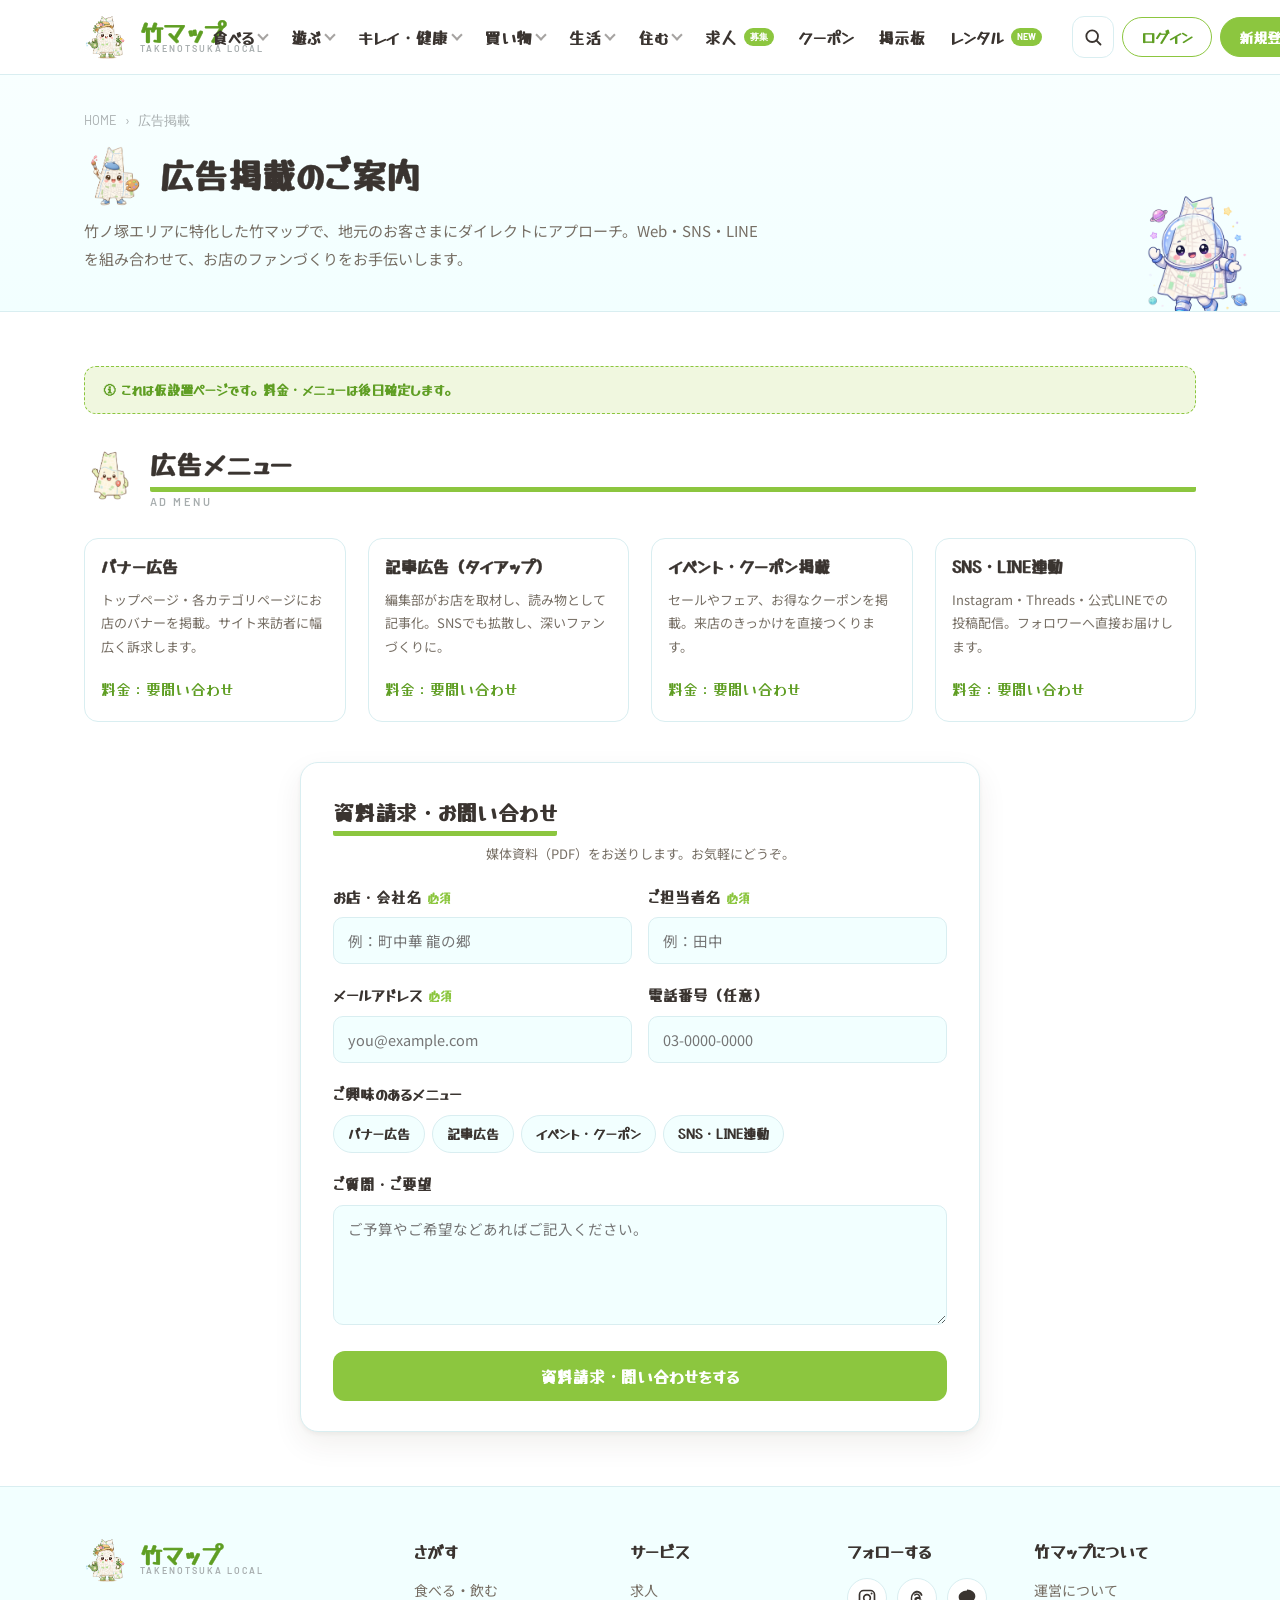
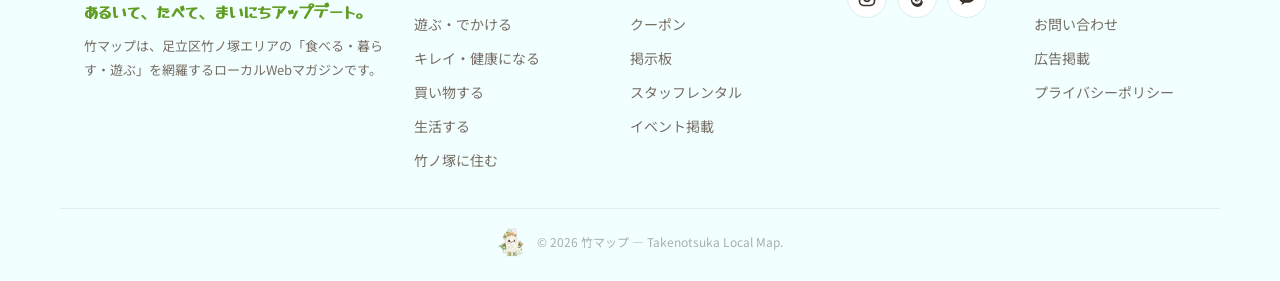
<file: advertising.html>
<!DOCTYPE html>
<html lang="ja">
<head>
<meta charset="UTF-8">
<meta name="viewport" content="width=device-width, initial-scale=1">
<title>広告掲載のご案内｜竹マップ</title>
<meta name="theme-color" content="#8cc63f">
<link rel="preconnect" href="https://fonts.googleapis.com"><link rel="preconnect" href="https://fonts.gstatic.com" crossorigin>
<link rel="stylesheet" href="https://fonts.googleapis.com/css2?family=Noto+Sans+JP:wght@400;500;700&family=Klee+One:wght@400;600&family=Yomogi&family=Barlow:wght@500;600;700&display=swap">
<link rel="stylesheet" href="assets/css/aruku.css">
</head>
<body data-page="advertising">
<div class="loader js-loader" aria-hidden="true"><div class="loader__inner"><img class="loader__chara" src="assets/img/chara/00.png" alt=""><div class="loader__sub">竹の塚情報サイト</div><div class="loader__title"><span style="animation-delay:0s">竹</span><span style="animation-delay:.12s">マ</span><span style="animation-delay:.24s">ッ</span><span style="animation-delay:.36s">プ</span></div><div class="loader__dots"><i></i><i></i><i></i></div></div></div>
<div id="tm-header"></div>

<div class="page-head">
  <div class="page-head__inner">
    <div class="breadcrumb"><a href="index.html">HOME</a><span>›</span><span>広告掲載</span></div>
    <h1 class="page-head__title"><img src="assets/img/chara/19.png" alt="">広告掲載のご案内</h1>
    <p class="page-head__lead">竹ノ塚エリアに特化した竹マップで、地元のお客さまにダイレクトにアプローチ。Web・SNS・LINEを組み合わせて、お店のファンづくりをお手伝いします。</p>
  </div>
  <img class="page-head__chara anim-peek" src="assets/img/chara/03.png" alt="">
</div>

<section class="section"><div class="container">
  <div class="note-banner">🛈 これは仮設置ページです。料金・メニューは後日確定します。</div>

  <div class="section__head reveal"><img class="section__chara" src="assets/img/chara/10.png" alt=""><div class="section__title"><span class="ja">広告メニュー</span><span class="en">Ad Menu</span></div></div>
  <div class="grid grid--4 reveal">
    <article class="card"><div class="card__body"><h3 class="card__title">バナー広告</h3><p style="font-size:13px;color:var(--ink-soft);line-height:1.8;">トップページ・各カテゴリページにお店のバナーを掲載。サイト来訪者に幅広く訴求します。</p><p style="font-family:var(--hand);color:var(--accent-deep);margin-top:8px;">料金：要問い合わせ</p></div></article>
    <article class="card"><div class="card__body"><h3 class="card__title">記事広告（タイアップ）</h3><p style="font-size:13px;color:var(--ink-soft);line-height:1.8;">編集部がお店を取材し、読み物として記事化。SNSでも拡散し、深いファンづくりに。</p><p style="font-family:var(--hand);color:var(--accent-deep);margin-top:8px;">料金：要問い合わせ</p></div></article>
    <article class="card"><div class="card__body"><h3 class="card__title">イベント・クーポン掲載</h3><p style="font-size:13px;color:var(--ink-soft);line-height:1.8;">セールやフェア、お得なクーポンを掲載。来店のきっかけを直接つくります。</p><p style="font-family:var(--hand);color:var(--accent-deep);margin-top:8px;">料金：要問い合わせ</p></div></article>
    <article class="card"><div class="card__body"><h3 class="card__title">SNS・LINE連動</h3><p style="font-size:13px;color:var(--ink-soft);line-height:1.8;">Instagram・Threads・公式LINEでの投稿配信。フォロワーへ直接お届けします。</p><p style="font-family:var(--hand);color:var(--accent-deep);margin-top:8px;">料金：要問い合わせ</p></div></article>
  </div>

  <div style="margin-top:40px;" class="reveal">
    <div class="form-card" style="max-width:680px;">
      <h2 style="font-family:var(--hand);font-size:21px;margin-bottom:6px;text-align:center;">資料請求・お問い合わせ</h2>
      <p style="font-size:13px;color:var(--ink-soft);text-align:center;margin-bottom:18px;">媒体資料（PDF）をお送りします。お気軽にどうぞ。</p>
      <div class="form-grid2">
        <div class="form-row"><label>お店・会社名<span class="req">必須</span></label><input class="input" placeholder="例：町中華 龍の郷"></div>
        <div class="form-row"><label>ご担当者名<span class="req">必須</span></label><input class="input" placeholder="例：田中"></div>
      </div>
      <div class="form-grid2">
        <div class="form-row"><label>メールアドレス<span class="req">必須</span></label><input class="input" type="email" placeholder="you@example.com"></div>
        <div class="form-row"><label>電話番号（任意）</label><input class="input" type="tel" placeholder="03-0000-0000"></div>
      </div>
      <div class="form-row"><label>ご興味のあるメニュー</label><div class="chips-input"><span class="chip">バナー広告</span><span class="chip">記事広告</span><span class="chip">イベント・クーポン</span><span class="chip">SNS・LINE連動</span></div></div>
      <div class="form-row"><label>ご質問・ご要望</label><textarea class="textarea" placeholder="ご予算やご希望などあればご記入ください。"></textarea></div>
      <button class="btn btn--primary btn--block">資料請求・問い合わせをする</button>
    </div>
  </div>
</div></section>

<div id="tm-footer"></div>
<script src="assets/js/chrome.js"></script>
<script>
document.querySelectorAll('.chips-input .chip').forEach(c=>c.addEventListener('click',()=>c.classList.toggle('on')));
</script>
</body>
</html>
</file>
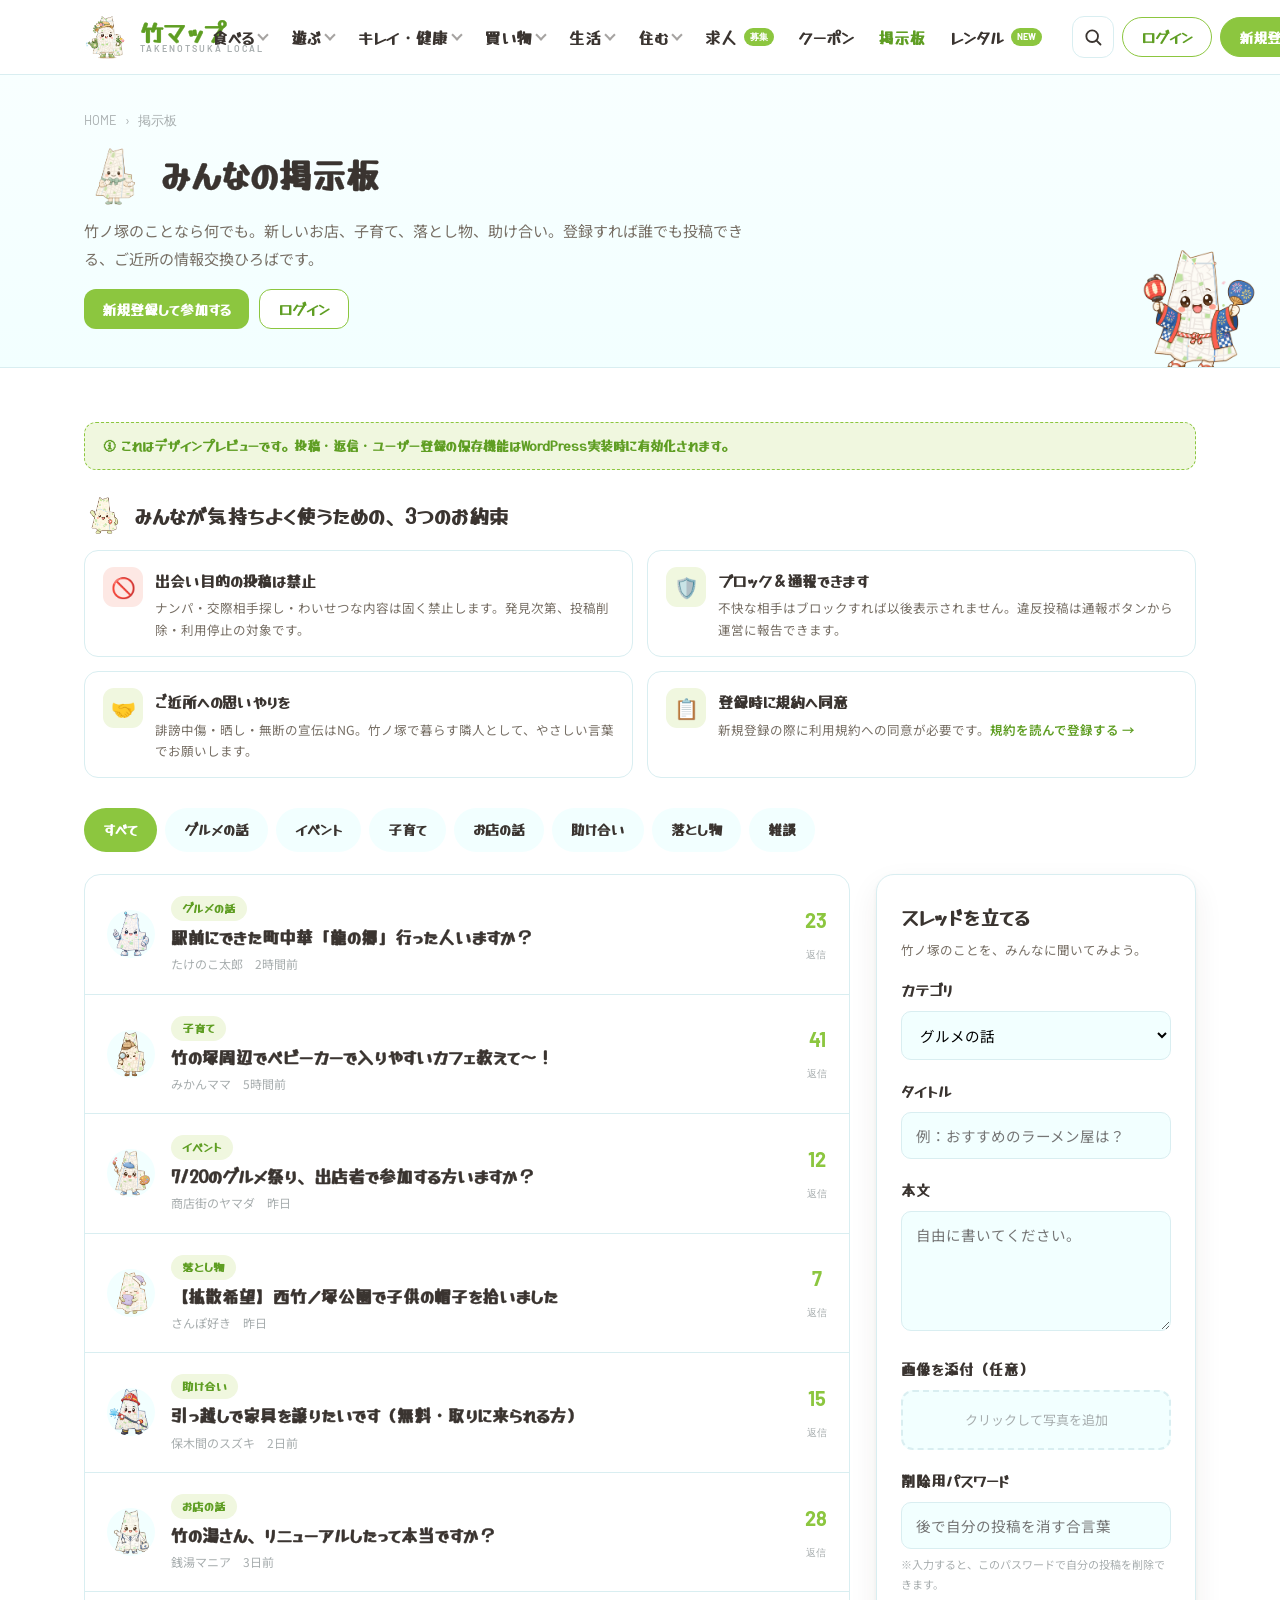
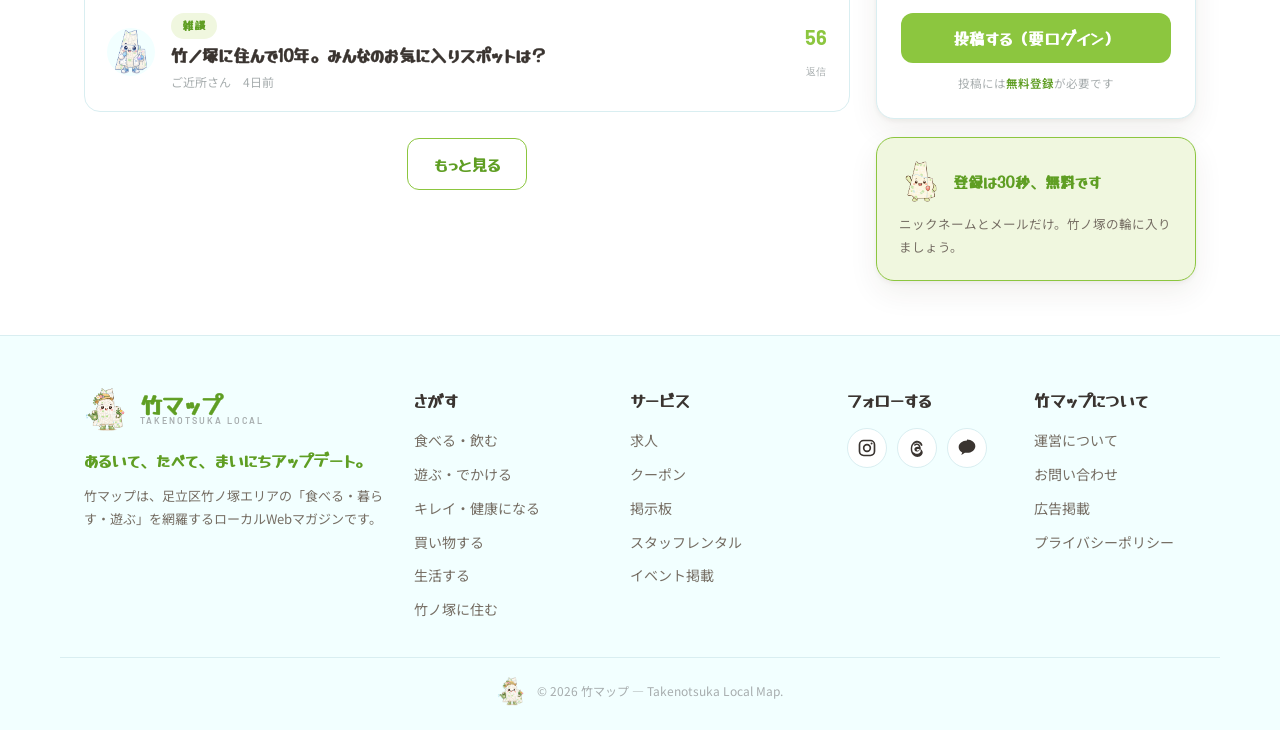
<file: board.html>
<!DOCTYPE html>
<html lang="ja">
<head>
<meta charset="UTF-8">
<meta name="viewport" content="width=device-width, initial-scale=1">
<title>掲示板｜竹マップ — 竹ノ塚の情報交換</title>
<meta name="theme-color" content="#8cc63f">
<link rel="preconnect" href="https://fonts.googleapis.com"><link rel="preconnect" href="https://fonts.gstatic.com" crossorigin>
<link rel="stylesheet" href="https://fonts.googleapis.com/css2?family=Noto+Sans+JP:wght@400;500;700&family=Klee+One:wght@400;600&family=Yomogi&family=Barlow:wght@500;600;700&display=swap">
<link rel="stylesheet" href="assets/css/aruku.css">
</head>
<body data-page="board">
<div class="loader js-loader" aria-hidden="true"><div class="loader__inner"><img class="loader__chara" src="assets/img/chara/00.png" alt=""><div class="loader__sub">竹の塚情報サイト</div><div class="loader__title"><span style="animation-delay:0s">竹</span><span style="animation-delay:.12s">マ</span><span style="animation-delay:.24s">ッ</span><span style="animation-delay:.36s">プ</span></div><div class="loader__dots"><i></i><i></i><i></i></div></div></div>
<div id="tm-header"></div>

<div class="page-head">
  <div class="page-head__inner">
    <div class="breadcrumb"><a href="index.html">HOME</a><span>›</span><span>掲示板</span></div>
    <h1 class="page-head__title"><img src="assets/img/chara/12.png" alt="">みんなの掲示板</h1>
    <p class="page-head__lead">竹ノ塚のことなら何でも。新しいお店、子育て、落とし物、助け合い。登録すれば誰でも投稿できる、ご近所の情報交換ひろばです。</p>
    <div style="margin-top:16px;display:flex;gap:10px;flex-wrap:wrap;">
      <button class="btn btn--primary btn--sm js-register">新規登録して参加する</button>
      <button class="btn btn--ghost btn--sm js-login">ログイン</button>
    </div>
  </div>
  <img class="page-head__chara anim-peek" src="assets/img/chara/14.png" alt="">
</div>

<section class="section"><div class="container">

  <div class="note-banner">🛈 これはデザインプレビューです。投稿・返信・ユーザー登録の保存機能はWordPress実装時に有効化されます。</div>

  <!-- 利用ルール -->
  <div class="reveal" style="margin-bottom:30px;">
    <h2 style="font-family:var(--hand);font-weight:600;font-size:20px;margin-bottom:14px;display:flex;align-items:center;gap:10px;"><img src="assets/img/chara/10.png" style="width:40px;height:40px;" class="anim-bob" alt="">みんなが気持ちよく使うための、3つのお約束</h2>
    <div class="rules">
      <div class="rule rule--ng"><div class="rule__ic">🚫</div><div><div class="rule__t">出会い目的の投稿は禁止</div><div class="rule__d">ナンパ・交際相手探し・わいせつな内容は固く禁止します。発見次第、投稿削除・利用停止の対象です。</div></div></div>
      <div class="rule"><div class="rule__ic">🛡️</div><div><div class="rule__t">ブロック＆通報できます</div><div class="rule__d">不快な相手はブロックすれば以後表示されません。違反投稿は通報ボタンから運営に報告できます。</div></div></div>
      <div class="rule"><div class="rule__ic">🤝</div><div><div class="rule__t">ご近所への思いやりを</div><div class="rule__d">誹謗中傷・晒し・無断の宣伝はNG。竹ノ塚で暮らす隣人として、やさしい言葉でお願いします。</div></div></div>
      <div class="rule"><div class="rule__ic">📋</div><div><div class="rule__t">登録時に規約へ同意</div><div class="rule__d">新規登録の際に利用規約への同意が必要です。<a href="#" class="js-register" style="color:var(--accent-deep);font-weight:600;">規約を読んで登録する →</a></div></div></div>
    </div>
  </div>

  <!-- カテゴリタブ -->
  <div class="board-tabs reveal">
    <span class="fchip on">すべて</span>
    <span class="fchip">グルメの話</span>
    <span class="fchip">イベント</span>
    <span class="fchip">子育て</span>
    <span class="fchip">お店の話</span>
    <span class="fchip">助け合い</span>
    <span class="fchip">落とし物</span>
    <span class="fchip">雑談</span>
  </div>

  <div style="display:grid;grid-template-columns:1fr 320px;gap:26px;align-items:start;" class="reveal">

    <!-- スレッド一覧 -->
    <div>
      <div class="thread-list">
        <a class="thread" href="thread-single.html">
          <div class="thread__avatar"><img src="assets/img/chara/04.png" alt=""></div>
          <div><span class="thread__cat">グルメの話</span><div class="thread__title">駅前にできた町中華「龍の郷」行った人いますか？</div><div class="thread__meta"><span>たけのこ太郎</span><span>2時間前</span></div></div>
          <div class="thread__stat"><b>23</b><small>返信</small></div>
        </a>
        <a class="thread" href="thread-single.html">
          <div class="thread__avatar"><img src="assets/img/chara/15.png" alt=""></div>
          <div><span class="thread__cat">子育て</span><div class="thread__title">竹の塚周辺でベビーカーで入りやすいカフェ教えて〜！</div><div class="thread__meta"><span>みかんママ</span><span>5時間前</span></div></div>
          <div class="thread__stat"><b>41</b><small>返信</small></div>
        </a>
        <a class="thread" href="thread-single.html">
          <div class="thread__avatar"><img src="assets/img/chara/19.png" alt=""></div>
          <div><span class="thread__cat">イベント</span><div class="thread__title">7/20のグルメ祭り、出店者で参加する方いますか？</div><div class="thread__meta"><span>商店街のヤマダ</span><span>昨日</span></div></div>
          <div class="thread__stat"><b>12</b><small>返信</small></div>
        </a>
        <a class="thread" href="thread-single.html">
          <div class="thread__avatar"><img src="assets/img/chara/06.png" alt=""></div>
          <div><span class="thread__cat">落とし物</span><div class="thread__title">【拡散希望】西竹ノ塚公園で子供の帽子を拾いました</div><div class="thread__meta"><span>さんぽ好き</span><span>昨日</span></div></div>
          <div class="thread__stat"><b>7</b><small>返信</small></div>
        </a>
        <a class="thread" href="thread-single.html">
          <div class="thread__avatar"><img src="assets/img/chara/02.png" alt=""></div>
          <div><span class="thread__cat">助け合い</span><div class="thread__title">引っ越しで家具を譲りたいです（無料・取りに来られる方）</div><div class="thread__meta"><span>保木間のスズキ</span><span>2日前</span></div></div>
          <div class="thread__stat"><b>15</b><small>返信</small></div>
        </a>
        <a class="thread" href="thread-single.html">
          <div class="thread__avatar"><img src="assets/img/chara/13.png" alt=""></div>
          <div><span class="thread__cat">お店の話</span><div class="thread__title">竹の湯さん、リニューアルしたって本当ですか？</div><div class="thread__meta"><span>銭湯マニア</span><span>3日前</span></div></div>
          <div class="thread__stat"><b>28</b><small>返信</small></div>
        </a>
        <a class="thread" href="thread-single.html">
          <div class="thread__avatar"><img src="assets/img/chara/09.png" alt=""></div>
          <div><span class="thread__cat">雑談</span><div class="thread__title">竹ノ塚に住んで10年。みんなのお気に入りスポットは？</div><div class="thread__meta"><span>ご近所さん</span><span>4日前</span></div></div>
          <div class="thread__stat"><b>56</b><small>返信</small></div>
        </a>
      </div>
      <div style="text-align:center;margin-top:26px;"><button class="btn btn--ghost">もっと見る</button></div>
    </div>

    <!-- サイド：新規投稿 -->
    <aside>
      <div class="form-card" style="padding:24px;">
        <h3 style="font-family:var(--hand);font-weight:600;font-size:19px;margin-bottom:4px;">スレッドを立てる</h3>
        <p style="font-size:12.5px;color:var(--ink-soft);margin-bottom:16px;">竹ノ塚のことを、みんなに聞いてみよう。</p>
        <div class="form-row"><label>カテゴリ</label><select class="select"><option>グルメの話</option><option>イベント</option><option>子育て</option><option>お店の話</option><option>助け合い</option><option>落とし物</option><option>雑談</option></select></div>
        <div class="form-row"><label>タイトル</label><input class="input" placeholder="例：おすすめのラーメン屋は？"></div>
        <div class="form-row"><label>本文</label><textarea class="textarea" placeholder="自由に書いてください。"></textarea></div>
        <div class="form-row"><label>画像を添付（任意）</label><div class="uploader" style="padding:16px;">クリックして写真を追加</div></div>
        <div class="form-row"><label>削除用パスワード</label><input class="input" type="password" placeholder="後で自分の投稿を消す合言葉"><p style="font-size:11px;color:var(--ink-faint);margin-top:5px;">※入力すると、このパスワードで自分の投稿を削除できます。</p></div>
        <button class="btn btn--primary btn--block js-register">投稿する（要ログイン）</button>
        <p style="font-size:11.5px;color:var(--ink-faint);margin-top:10px;text-align:center;">投稿には<a href="#" class="js-register" style="color:var(--accent-deep);font-weight:600;">無料登録</a>が必要です</p>
      </div>
      <div class="form-card" style="padding:22px;margin-top:18px;background:var(--accent-soft);border-color:var(--accent);">
        <div style="display:flex;align-items:center;gap:10px;"><img src="assets/img/chara/10.png" style="width:44px;height:44px;" class="anim-bob" alt=""><div style="font-family:var(--hand);font-weight:600;font-size:15px;color:var(--accent-deep);">登録は30秒、無料です</div></div>
        <p style="font-size:12.5px;color:var(--ink-soft);margin-top:8px;">ニックネームとメールだけ。竹ノ塚の輪に入りましょう。</p>
      </div>
    </aside>

  </div>
</div></section>

<div id="tm-footer"></div>
<script src="assets/js/chrome.js"></script>
<script>
document.querySelectorAll('.fchip').forEach(c=>c.addEventListener('click',()=>{document.querySelectorAll('.fchip').forEach(x=>x.classList.remove('on'));c.classList.add('on');}));
</script>
</body>
</html>
</file>
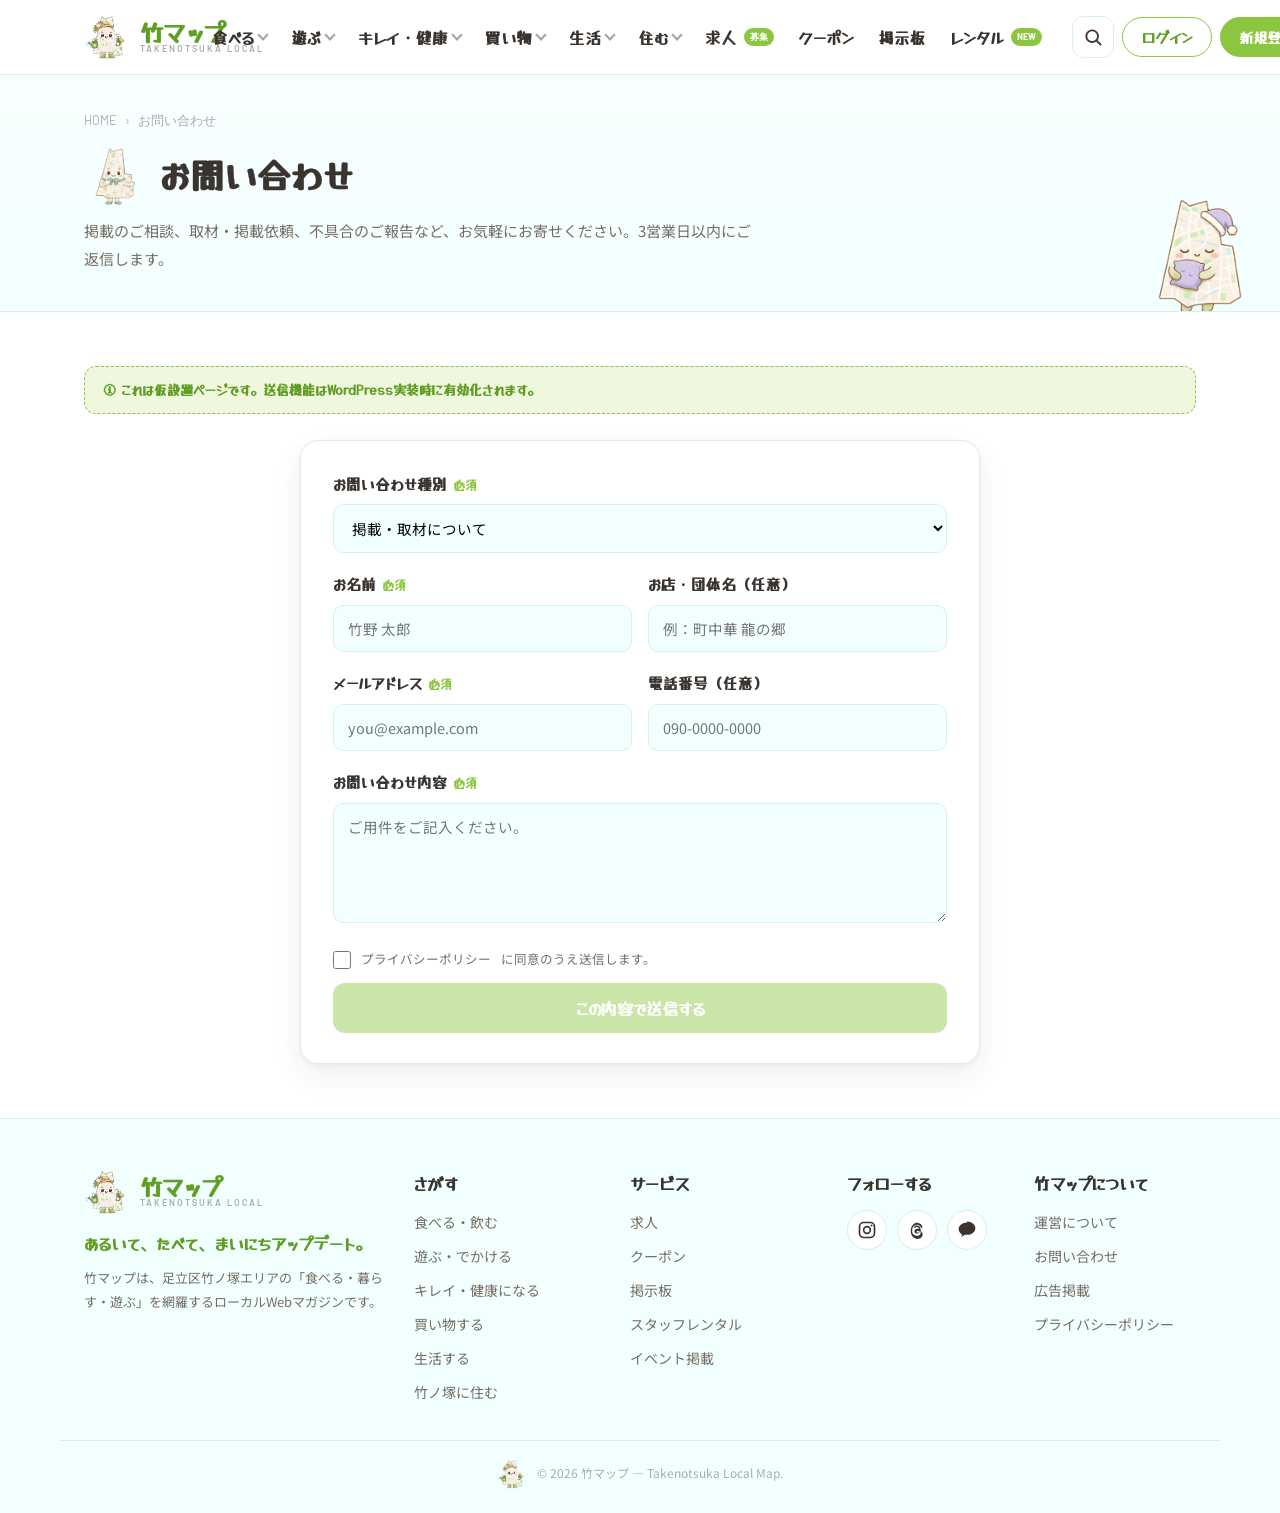
<file: contact.html>
<!DOCTYPE html>
<html lang="ja">
<head>
<meta charset="UTF-8">
<meta name="viewport" content="width=device-width, initial-scale=1">
<title>お問い合わせ｜竹マップ</title>
<meta name="theme-color" content="#8cc63f">
<link rel="preconnect" href="https://fonts.googleapis.com"><link rel="preconnect" href="https://fonts.gstatic.com" crossorigin>
<link rel="stylesheet" href="https://fonts.googleapis.com/css2?family=Noto+Sans+JP:wght@400;500;700&family=Klee+One:wght@400;600&family=Yomogi&family=Barlow:wght@500;600;700&display=swap">
<link rel="stylesheet" href="assets/css/aruku.css">
</head>
<body data-page="contact">
<div class="loader js-loader" aria-hidden="true"><div class="loader__inner"><img class="loader__chara" src="assets/img/chara/00.png" alt=""><div class="loader__sub">竹の塚情報サイト</div><div class="loader__title"><span style="animation-delay:0s">竹</span><span style="animation-delay:.12s">マ</span><span style="animation-delay:.24s">ッ</span><span style="animation-delay:.36s">プ</span></div><div class="loader__dots"><i></i><i></i><i></i></div></div></div>
<div id="tm-header"></div>

<div class="page-head">
  <div class="page-head__inner">
    <div class="breadcrumb"><a href="index.html">HOME</a><span>›</span><span>お問い合わせ</span></div>
    <h1 class="page-head__title"><img src="assets/img/chara/12.png" alt="">お問い合わせ</h1>
    <p class="page-head__lead">掲載のご相談、取材・掲載依頼、不具合のご報告など、お気軽にお寄せください。3営業日以内にご返信します。</p>
  </div>
  <img class="page-head__chara anim-peek" src="assets/img/chara/06.png" alt="">
</div>

<section class="section"><div class="container">
  <div class="note-banner">🛈 これは仮設置ページです。送信機能はWordPress実装時に有効化されます。</div>
  <div class="form-card reveal" style="max-width:680px;">
    <div class="form-row"><label>お問い合わせ種別<span class="req">必須</span></label><select class="select"><option>掲載・取材について</option><option>求人の掲載について</option><option>クーポンの掲載について</option><option>イベントの掲載について</option><option>スタッフレンタルについて</option><option>広告掲載について</option><option>不具合のご報告</option><option>その他</option></select></div>
    <div class="form-grid2">
      <div class="form-row"><label>お名前<span class="req">必須</span></label><input class="input" placeholder="竹野 太郎"></div>
      <div class="form-row"><label>お店・団体名（任意）</label><input class="input" placeholder="例：町中華 龍の郷"></div>
    </div>
    <div class="form-grid2">
      <div class="form-row"><label>メールアドレス<span class="req">必須</span></label><input class="input" type="email" placeholder="you@example.com"></div>
      <div class="form-row"><label>電話番号（任意）</label><input class="input" type="tel" placeholder="090-0000-0000"></div>
    </div>
    <div class="form-row"><label>お問い合わせ内容<span class="req">必須</span></label><textarea class="textarea" placeholder="ご用件をご記入ください。"></textarea></div>
    <label class="check-row"><input type="checkbox" class="js-contact-agree"><a href="privacy.html" target="_blank">プライバシーポリシー</a>に同意のうえ送信します。</label>
    <button class="btn btn--primary btn--block js-contact-submit" disabled>この内容で送信する</button>
  </div>
</div></section>

<div id="tm-footer"></div>
<script src="assets/js/chrome.js"></script>
<script>
var a=document.querySelector('.js-contact-agree'),s=document.querySelector('.js-contact-submit');
a.addEventListener('change',function(){s.disabled=!a.checked;});
</script>
</body>
</html>
</file>
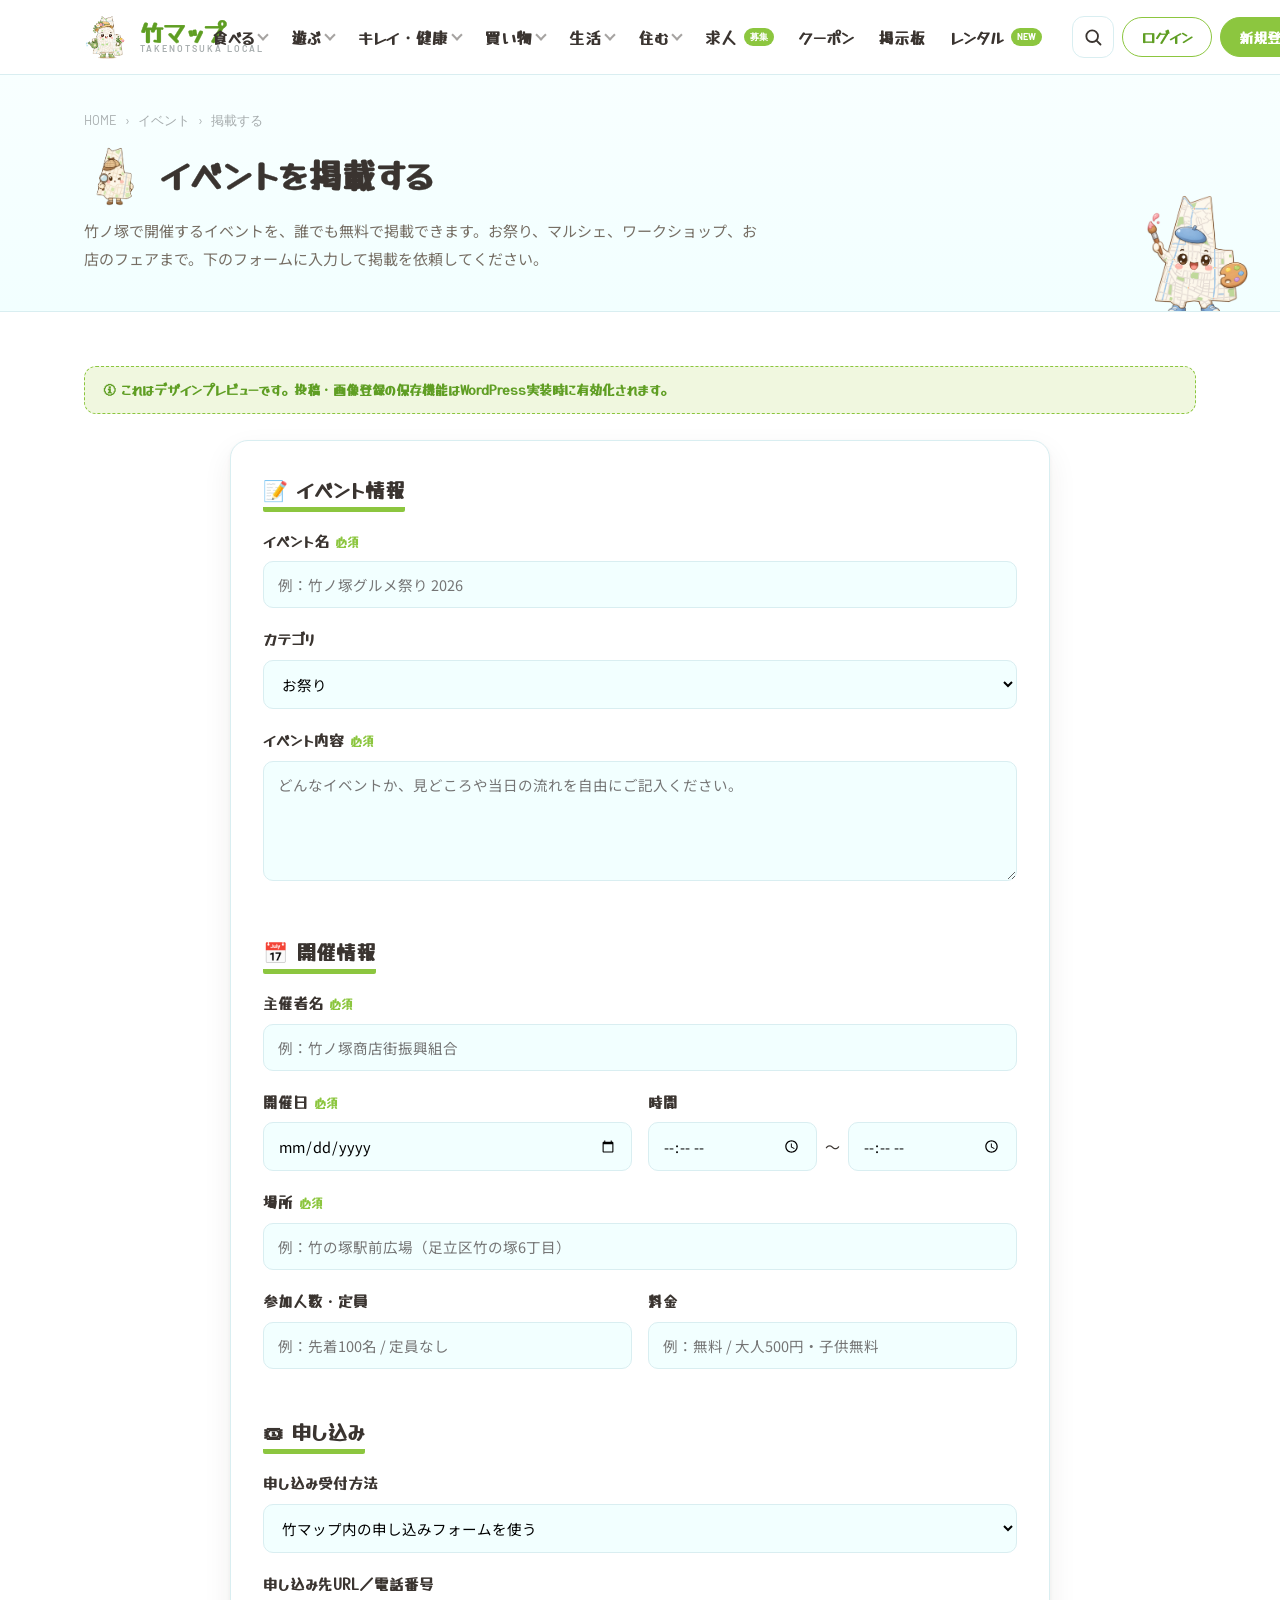
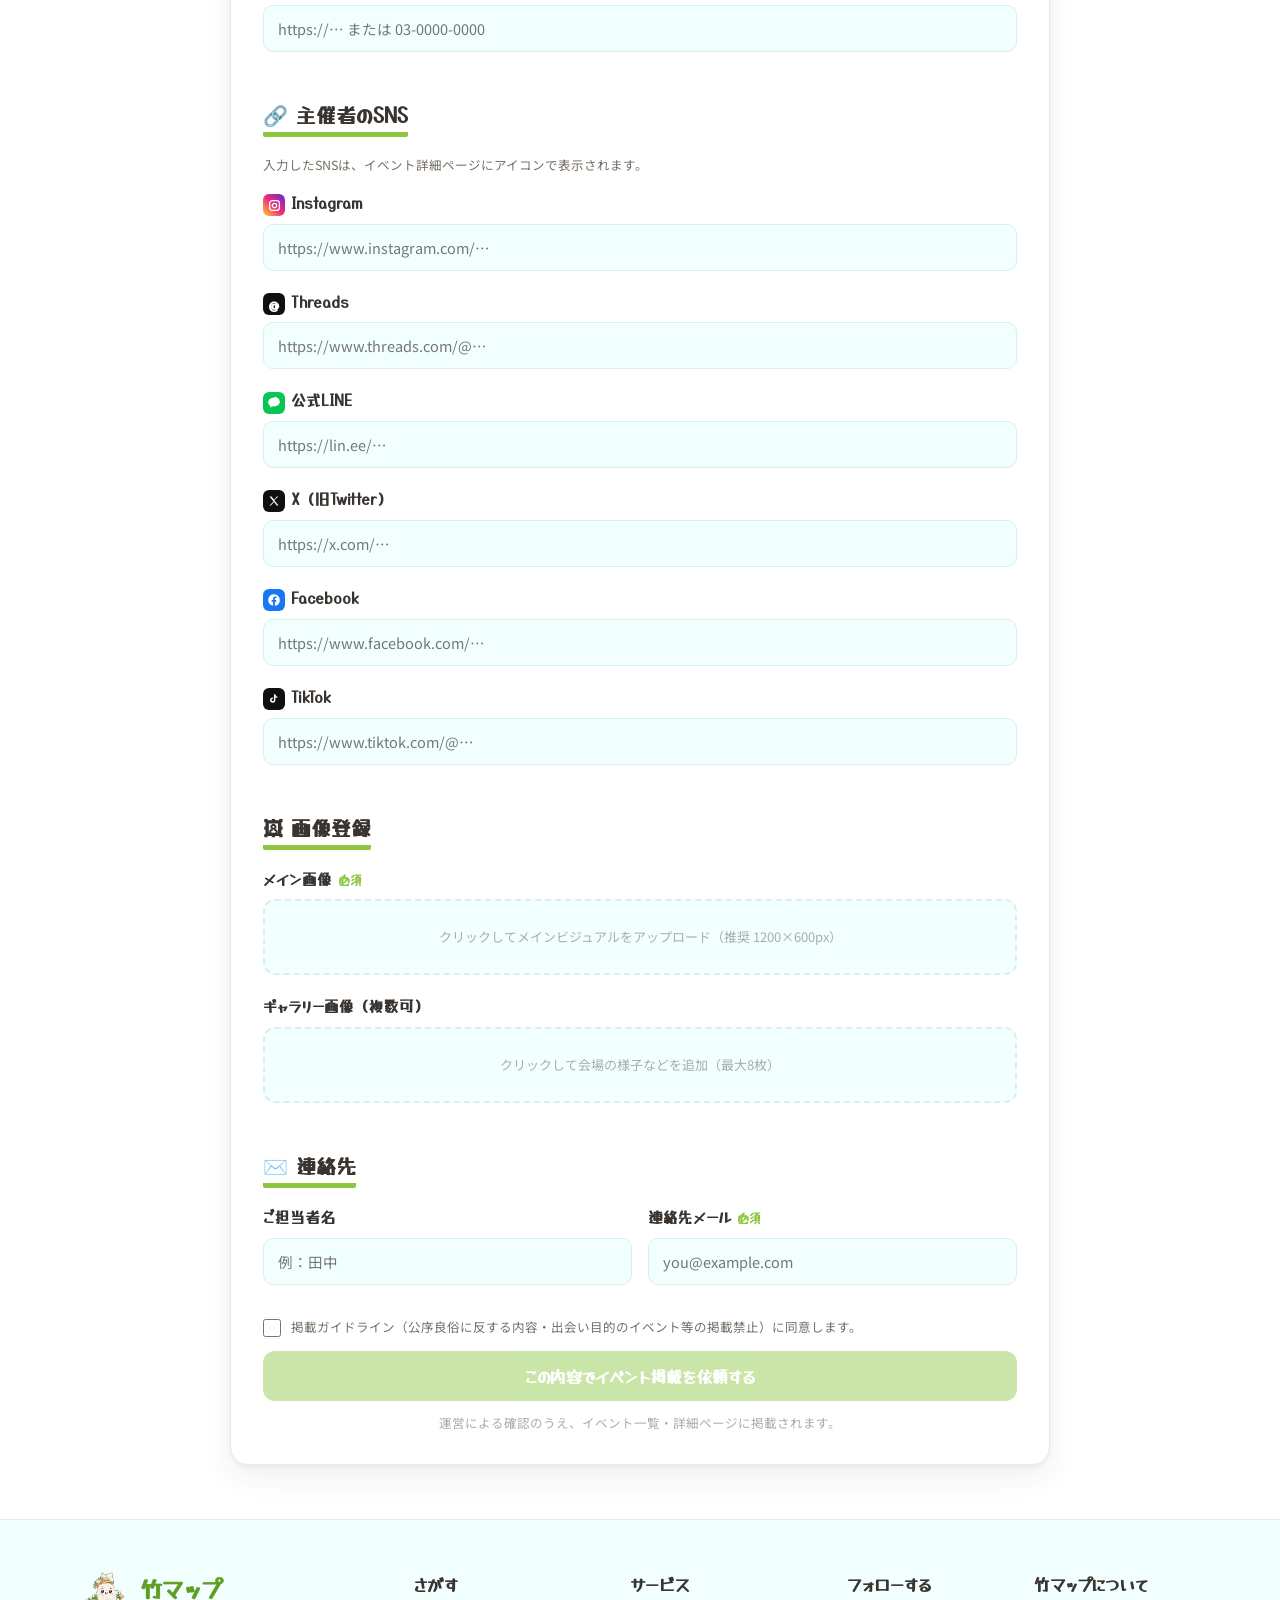
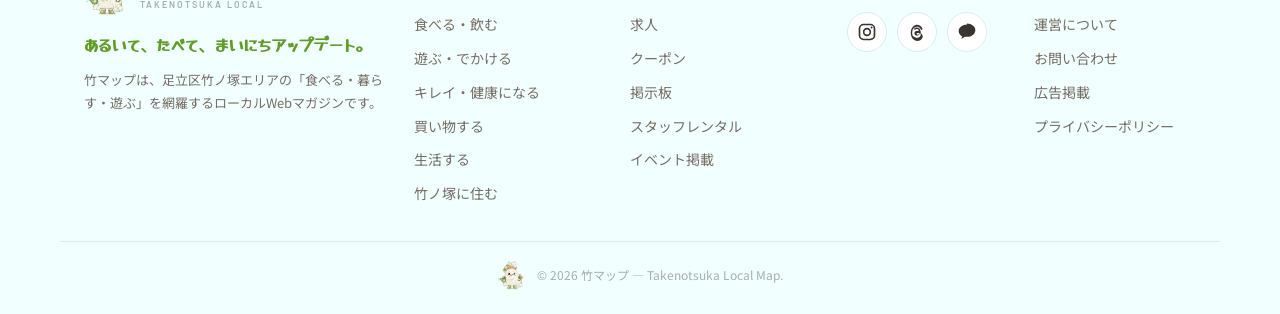
<file: event-post.html>
<!DOCTYPE html>
<html lang="ja">
<head>
<meta charset="UTF-8">
<meta name="viewport" content="width=device-width, initial-scale=1">
<title>イベントを掲載する｜竹マップ</title>
<meta name="theme-color" content="#8cc63f">
<link rel="preconnect" href="https://fonts.googleapis.com"><link rel="preconnect" href="https://fonts.gstatic.com" crossorigin>
<link rel="stylesheet" href="https://fonts.googleapis.com/css2?family=Noto+Sans+JP:wght@400;500;700&family=Klee+One:wght@400;600&family=Yomogi&family=Barlow:wght@500;600;700&display=swap">
<link rel="stylesheet" href="assets/css/aruku.css">
</head>
<body data-page="events">
<div class="loader js-loader" aria-hidden="true"><div class="loader__inner"><img class="loader__chara" src="assets/img/chara/00.png" alt=""><div class="loader__sub">竹の塚情報サイト</div><div class="loader__title"><span style="animation-delay:0s">竹</span><span style="animation-delay:.12s">マ</span><span style="animation-delay:.24s">ッ</span><span style="animation-delay:.36s">プ</span></div><div class="loader__dots"><i></i><i></i><i></i></div></div></div>
<div id="tm-header"></div>

<div class="page-head">
  <div class="page-head__inner">
    <div class="breadcrumb"><a href="index.html">HOME</a><span>›</span><a href="event-single.html">イベント</a><span>›</span><span>掲載する</span></div>
    <h1 class="page-head__title"><img src="assets/img/chara/15.png" alt="">イベントを掲載する</h1>
    <p class="page-head__lead">竹ノ塚で開催するイベントを、誰でも無料で掲載できます。お祭り、マルシェ、ワークショップ、お店のフェアまで。下のフォームに入力して掲載を依頼してください。</p>
  </div>
  <img class="page-head__chara anim-peek" src="assets/img/chara/19.png" alt="">
</div>

<section class="section"><div class="container">
  <div class="note-banner">🛈 これはデザインプレビューです。投稿・画像登録の保存機能はWordPress実装時に有効化されます。</div>

  <div class="form-card reveal" style="max-width:820px;">

    <h2 style="font-family:var(--hand);font-size:20px;margin-bottom:16px;">📝 イベント情報</h2>
    <div class="form-row"><label>イベント名<span class="req">必須</span></label><input class="input" placeholder="例：竹ノ塚グルメ祭り 2026"></div>
    <div class="form-row"><label>カテゴリ</label><select class="select"><option>お祭り</option><option>マルシェ・市</option><option>ワークショップ</option><option>子育て・親子</option><option>ライブ・ステージ</option><option>お店のフェア・セール</option><option>スポーツ</option><option>その他</option></select></div>
    <div class="form-row"><label>イベント内容<span class="req">必須</span></label><textarea class="textarea" placeholder="どんなイベントか、見どころや当日の流れを自由にご記入ください。"></textarea></div>

    <h2 style="font-family:var(--hand);font-size:20px;margin:26px 0 16px;">📅 開催情報</h2>
    <div class="form-row"><label>主催者名<span class="req">必須</span></label><input class="input" placeholder="例：竹ノ塚商店街振興組合"></div>
    <div class="form-grid2">
      <div class="form-row"><label>開催日<span class="req">必須</span></label><input class="input" type="date"></div>
      <div class="form-row"><label>時間</label><div style="display:flex;gap:8px;align-items:center;"><input class="input" type="time"><span>〜</span><input class="input" type="time"></div></div>
    </div>
    <div class="form-row"><label>場所<span class="req">必須</span></label><input class="input" placeholder="例：竹の塚駅前広場（足立区竹の塚6丁目）"></div>
    <div class="form-grid2">
      <div class="form-row"><label>参加人数・定員</label><input class="input" placeholder="例：先着100名 / 定員なし"></div>
      <div class="form-row"><label>料金</label><input class="input" placeholder="例：無料 / 大人500円・子供無料"></div>
    </div>

    <h2 style="font-family:var(--hand);font-size:20px;margin:26px 0 16px;">🎟 申し込み</h2>
    <div class="form-row"><label>申し込み受付方法</label><select class="select"><option>竹マップ内の申し込みフォームを使う</option><option>外部サイト・専用フォーム（URL）</option><option>電話で受付</option><option>申し込み不要（自由参加）</option></select></div>
    <div class="form-row"><label>申し込み先URL／電話番号</label><input class="input" placeholder="https://… または 03-0000-0000"></div>

    <h2 style="font-family:var(--hand);font-size:20px;margin:26px 0 16px;">🔗 主催者のSNS</h2>
    <p style="font-size:12.5px;color:var(--ink-soft);margin-bottom:14px;">入力したSNSは、イベント詳細ページにアイコンで表示されます。</p>
    <div class="form-row"><label><span style="display:inline-grid;place-items:center;width:22px;height:22px;border-radius:6px;background:linear-gradient(45deg,#f9ce34,#ee2a7b,#6228d7);color:#fff;vertical-align:middle;margin-right:6px;"><svg viewBox="0 0 24 24" width="13" height="13"><rect x="3" y="3" width="18" height="18" rx="5" fill="none" stroke="currentColor" stroke-width="2.4"/><circle cx="12" cy="12" r="4" fill="none" stroke="currentColor" stroke-width="2.4"/></svg></span>Instagram</label><input class="input" placeholder="https://www.instagram.com/…"></div>
    <div class="form-row"><label><span style="display:inline-grid;place-items:center;width:22px;height:22px;border-radius:6px;background:#101010;color:#fff;vertical-align:middle;margin-right:6px;font-weight:700;">@</span>Threads</label><input class="input" placeholder="https://www.threads.com/@…"></div>
    <div class="form-row"><label><span style="display:inline-grid;place-items:center;width:22px;height:22px;border-radius:6px;background:#06c755;color:#fff;vertical-align:middle;margin-right:6px;"><svg viewBox="0 0 24 24" width="14" height="14"><path d="M12 3C6.5 3 2 6.6 2 11c0 2.6 1.7 4.9 4.3 6.3-.2.7-1 2.3-1.1 2.7 0 .2.1.3.3.2.3-.1 3.1-2 4-2.6.8.1 1.7.2 2.5.2 5.5 0 10-3.6 10-8s-4.5-8-10-8z" fill="currentColor"/></svg></span>公式LINE</label><input class="input" placeholder="https://lin.ee/…"></div>
    <div class="form-row"><label><span style="display:inline-grid;place-items:center;width:22px;height:22px;border-radius:6px;background:#101010;color:#fff;vertical-align:middle;margin-right:6px;"><svg viewBox="0 0 24 24" width="12" height="12"><path d="M3 3l8 10L3 21h2.5l6.7-7L17.5 21H21l-8.4-10.5L20.5 3H18l-6 6.5L7 3z" fill="currentColor"/></svg></span>X（旧Twitter）</label><input class="input" placeholder="https://x.com/…"></div>
    <div class="form-row"><label><span style="display:inline-grid;place-items:center;width:22px;height:22px;border-radius:6px;background:#1877f2;color:#fff;vertical-align:middle;margin-right:6px;"><svg viewBox="0 0 24 24" width="14" height="14"><path d="M22 12a10 10 0 10-11.6 9.9v-7H7.9V12h2.5V9.8c0-2.5 1.5-3.8 3.7-3.8 1.1 0 2.2.2 2.2.2v2.4h-1.2c-1.2 0-1.6.8-1.6 1.5V12h2.7l-.4 2.9h-2.3v7A10 10 0 0022 12z" fill="currentColor"/></svg></span>Facebook</label><input class="input" placeholder="https://www.facebook.com/…"></div>
    <div class="form-row"><label><span style="display:inline-grid;place-items:center;width:22px;height:22px;border-radius:6px;background:#101010;color:#fff;vertical-align:middle;margin-right:6px;"><svg viewBox="0 0 24 24" width="12" height="12"><path d="M16.5 5.6c-1-.7-1.6-1.8-1.8-3.1H12v11.5a2.4 2.4 0 11-1.7-2.3V9c-.3 0-.6-.1-.9-.1a5.3 5.3 0 105.3 5.3V8.6a6.4 6.4 0 003.8 1.2V7.1c-.8 0-1.5-.2-2-.6-.4-.2-.7-.5-1-.9z" fill="currentColor"/></svg></span>TikTok</label><input class="input" placeholder="https://www.tiktok.com/@…"></div>

    <h2 style="font-family:var(--hand);font-size:20px;margin:26px 0 16px;">🖼 画像登録</h2>
    <div class="form-row"><label>メイン画像<span class="req">必須</span></label><div class="uploader">クリックしてメインビジュアルをアップロード（推奨 1200×600px）</div></div>
    <div class="form-row"><label>ギャラリー画像（複数可）</label><div class="uploader">クリックして会場の様子などを追加（最大8枚）</div></div>

    <h2 style="font-family:var(--hand);font-size:20px;margin:26px 0 16px;">✉️ 連絡先</h2>
    <div class="form-grid2">
      <div class="form-row"><label>ご担当者名</label><input class="input" placeholder="例：田中"></div>
      <div class="form-row"><label>連絡先メール<span class="req">必須</span></label><input class="input" type="email" placeholder="you@example.com"></div>
    </div>

    <label class="check-row"><input type="checkbox" class="js-evt-agree">掲載ガイドライン（公序良俗に反する内容・出会い目的のイベント等の掲載禁止）に同意します。</label>
    <button class="btn btn--primary btn--block js-evt-submit" disabled>この内容でイベント掲載を依頼する</button>
    <p class="modal__alt" style="margin-top:10px;">運営による確認のうえ、イベント一覧・詳細ページに掲載されます。</p>
  </div>
</div></section>

<div id="tm-footer"></div>
<script src="assets/js/chrome.js"></script>
<script>
var a=document.querySelector('.js-evt-agree'),s=document.querySelector('.js-evt-submit');
a.addEventListener('change',function(){s.disabled=!a.checked;});
</script>
</body>
</html>
</file>
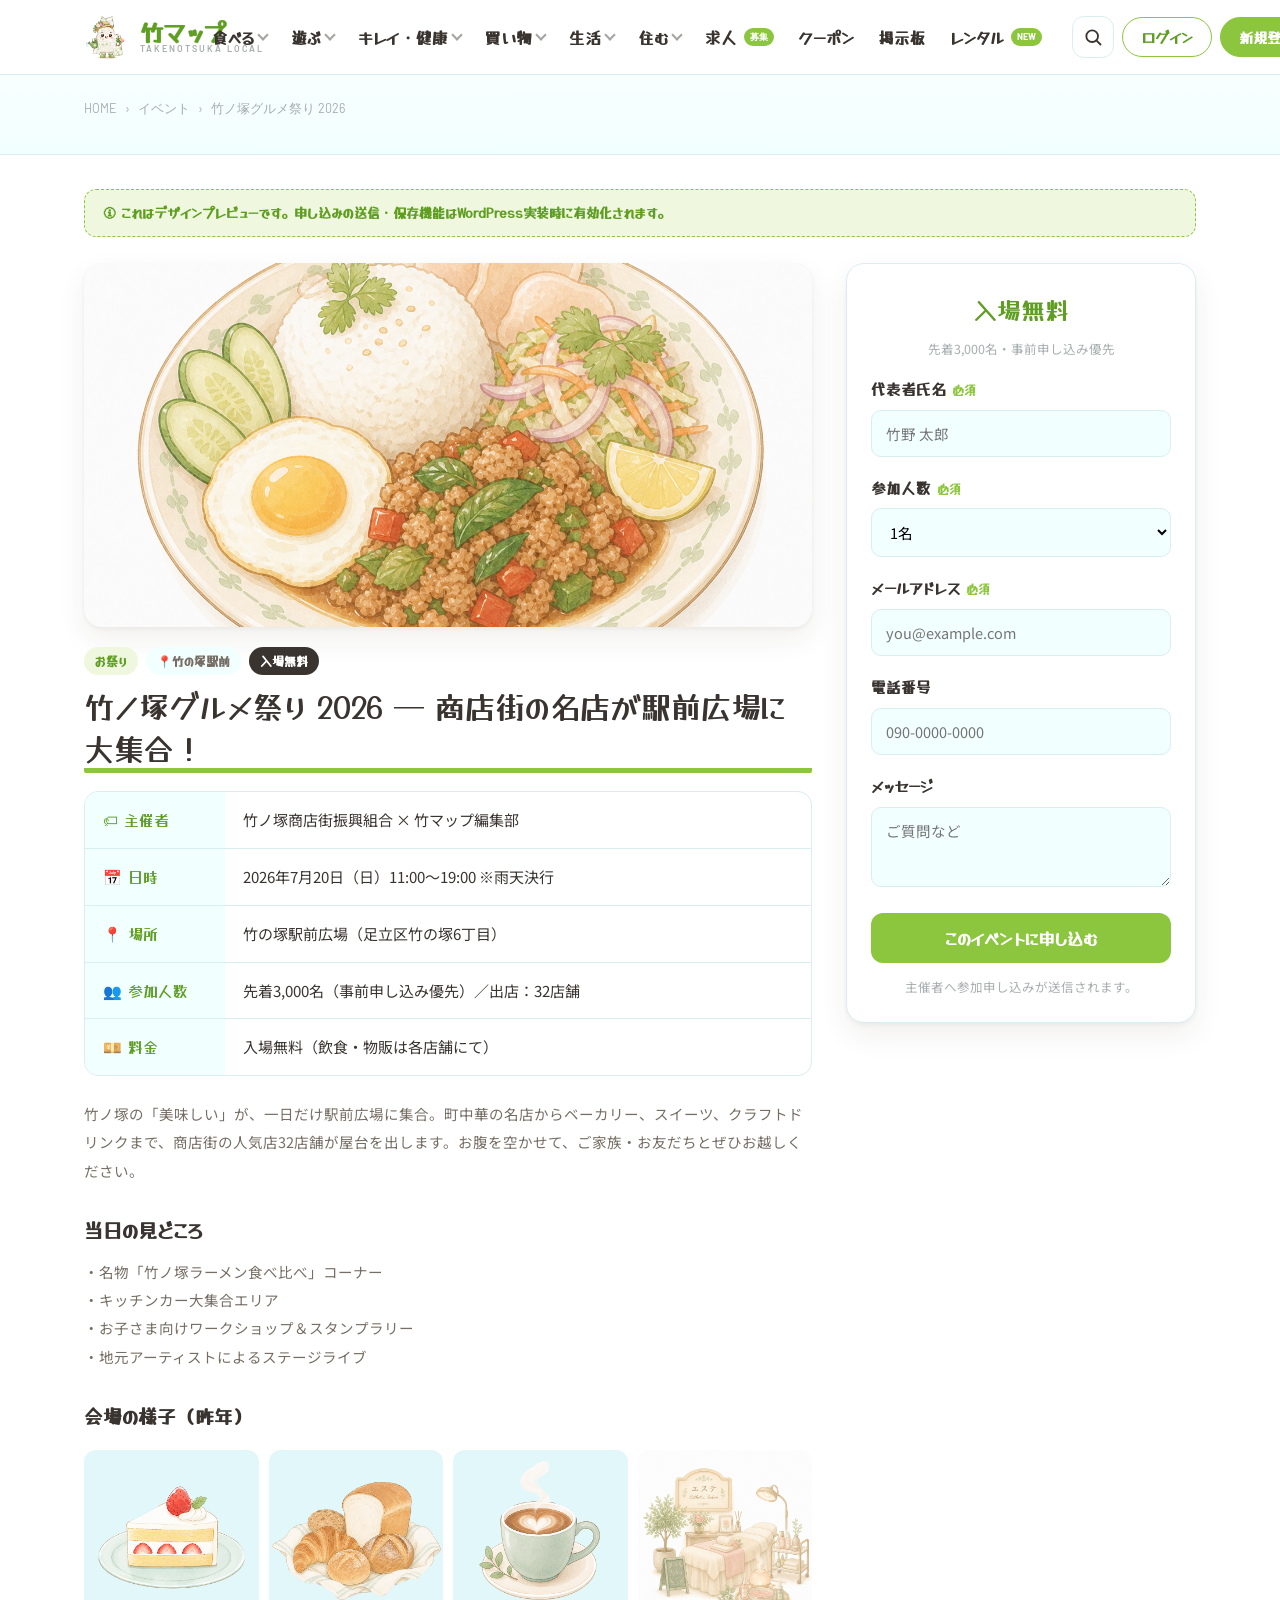
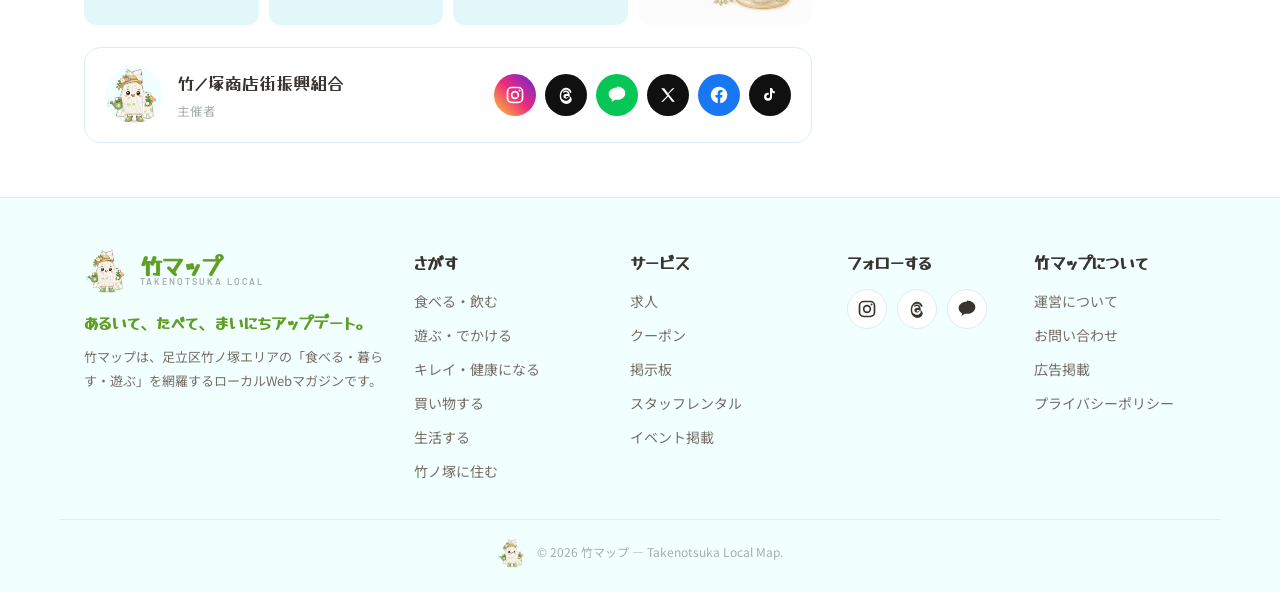
<file: event-single.html>
<!DOCTYPE html>
<html lang="ja">
<head>
<meta charset="UTF-8">
<meta name="viewport" content="width=device-width, initial-scale=1">
<title>竹ノ塚グルメ祭り 2026｜イベント｜竹マップ</title>
<meta name="theme-color" content="#8cc63f">
<link rel="preconnect" href="https://fonts.googleapis.com"><link rel="preconnect" href="https://fonts.gstatic.com" crossorigin>
<link rel="stylesheet" href="https://fonts.googleapis.com/css2?family=Noto+Sans+JP:wght@400;500;700&family=Klee+One:wght@400;600&family=Yomogi&family=Barlow:wght@500;600;700&display=swap">
<link rel="stylesheet" href="assets/css/aruku.css">
</head>
<body data-page="events">
<div class="loader js-loader" aria-hidden="true"><div class="loader__inner"><img class="loader__chara" src="assets/img/chara/00.png" alt=""><div class="loader__sub">竹の塚情報サイト</div><div class="loader__title"><span style="animation-delay:0s">竹</span><span style="animation-delay:.12s">マ</span><span style="animation-delay:.24s">ッ</span><span style="animation-delay:.36s">プ</span></div><div class="loader__dots"><i></i><i></i><i></i></div></div></div>
<div id="tm-header"></div>

<div class="page-head"><div class="page-head__inner" style="padding:22px 24px;">
  <div class="breadcrumb"><a href="index.html">HOME</a><span>›</span><a href="event-single.html">イベント</a><span>›</span><span>竹ノ塚グルメ祭り 2026</span></div>
</div></div>

<section class="section" style="padding-top:34px;"><div class="container">
  <div class="note-banner">🛈 これはデザインプレビューです。申し込みの送信・保存機能はWordPress実装時に有効化されます。</div>

  <div class="evt-layout reveal">
    <!-- 本文 -->
    <div>
      <div class="evt-hero"><img src="assets/img/sozai/61.png" alt=""></div>
      <div class="evt-tags"><span class="tag-pill">お祭り</span><span class="tag-pill--area tag-pill">📍竹の塚駅前</span><span class="tag-pill--type tag-pill">入場無料</span></div>
      <h1 class="evt-title">竹ノ塚グルメ祭り 2026 ─ 商店街の名店が駅前広場に大集合！</h1>

      <div class="evt-info">
        <div class="evt-info__row"><div class="evt-info__k">🏷 主催者</div><div class="evt-info__v">竹ノ塚商店街振興組合 × 竹マップ編集部</div></div>
        <div class="evt-info__row"><div class="evt-info__k">📅 日時</div><div class="evt-info__v">2026年7月20日（日）11:00〜19:00 ※雨天決行</div></div>
        <div class="evt-info__row"><div class="evt-info__k">📍 場所</div><div class="evt-info__v">竹の塚駅前広場（足立区竹の塚6丁目）</div></div>
        <div class="evt-info__row"><div class="evt-info__k">👥 参加人数</div><div class="evt-info__v">先着3,000名（事前申し込み優先）／出店：32店舗</div></div>
        <div class="evt-info__row"><div class="evt-info__k">💴 料金</div><div class="evt-info__v">入場無料（飲食・物販は各店舗にて）</div></div>
      </div>

      <div class="evt-body">
        <p>竹ノ塚の「美味しい」が、一日だけ駅前広場に集合。町中華の名店からベーカリー、スイーツ、クラフトドリンクまで、商店街の人気店32店舗が屋台を出します。お腹を空かせて、ご家族・お友だちとぜひお越しください。</p>
        <h3>当日の見どころ</h3>
        <p>・名物「竹ノ塚ラーメン食べ比べ」コーナー<br>・キッチンカー大集合エリア<br>・お子さま向けワークショップ＆スタンプラリー<br>・地元アーティストによるステージライブ</p>
        <h3>会場の様子（昨年）</h3>
        <div class="evt-gallery">
          <img src="assets/img/sozai/41.png" alt=""><img src="assets/img/sozai/08.png" alt=""><img src="assets/img/sozai/51.png" alt=""><img src="assets/img/sozai/67.png" alt="">
        </div>
      </div>

      <!-- 主催者 + SNS -->
      <div class="organizer">
        <div class="organizer__av"><img src="assets/img/chara/00.png" alt=""></div>
        <div><div class="organizer__name">竹ノ塚商店街振興組合</div><div class="organizer__role">主催者</div></div>
        <div class="sns-icons">
          <a class="ig" href="https://www.instagram.com/takenotsuka_takemap/" target="_blank" rel="noopener" aria-label="Instagram"><svg viewBox="0 0 24 24" width="20" height="20"><rect x="3" y="3" width="18" height="18" rx="5" fill="none" stroke="currentColor" stroke-width="2"/><circle cx="12" cy="12" r="4" fill="none" stroke="currentColor" stroke-width="2"/><circle cx="17.5" cy="6.5" r="1.2" fill="currentColor"/></svg></a>
          <a class="th" href="https://www.threads.com/@takenotsuka_takemap" target="_blank" rel="noopener" aria-label="Threads"><svg viewBox="0 0 24 24" width="20" height="20"><path d="M16.5 11.3c-.1 0-.2-.1-.3-.1-.2-2.9-1.8-4.6-4.4-4.6-1.6 0-2.9.7-3.7 1.9l1.5 1c.5-.8 1.4-1 2.2-1 1 0 2.3.6 2.5 2.3-.5-.1-1-.2-1.6-.2-2.3 0-3.9 1.4-3.8 3.2.1 1.5 1.4 2.5 3.1 2.5 1.4 0 3-.7 3.4-3.1.3.2 1 .9 1.1 2 .1.7-.4 2.3-2.5 3.3-1.8.8-4.2.6-5.8-1C6.9 17.5 6.3 15.9 6.2 13c.1-2.9.7-4.5 2.2-5.8 1.6-1.6 4-1.8 5.8-1 1.6.7 2.3 2.1 2.6 3.3l1.8-.5C18.4 7 17.4 5.1 15.2 4.1 12.7 2.9 9.5 3.3 7.2 5.6 5.4 7.4 4.5 9.6 4.5 13s.9 5.6 2.7 7.4c1.5 1.5 3.4 2.3 5.4 2.3.5 0 1 0 1.4-.1 2-.4 3.6-1.5 4.4-3.3.7-1.4.6-3-.2-4.1-.4-.7-1-1.2-1.7-1.6zm-3.5 3.9c-.9 0-1.5-.4-1.5-1 0-.6.7-1.1 1.8-1.1.5 0 .9.1 1.4.2-.2 1.5-1 1.9-1.7 1.9z" fill="currentColor"/></svg></a>
          <a class="ln" href="#" target="_blank" rel="noopener" aria-label="LINE"><svg viewBox="0 0 24 24" width="20" height="20"><path d="M12 3C6.5 3 2 6.6 2 11c0 2.6 1.7 4.9 4.3 6.3-.2.7-1 2.3-1.1 2.7 0 .2.1.3.3.2.3-.1 3.1-2 4-2.6.8.1 1.7.2 2.5.2 5.5 0 10-3.6 10-8s-4.5-8-10-8z" fill="currentColor"/></svg></a>
          <a class="xx" href="#" target="_blank" rel="noopener" aria-label="X"><svg viewBox="0 0 24 24" width="18" height="18"><path d="M3 3l8 10L3 21h2.5l6.7-7L17.5 21H21l-8.4-10.5L20.5 3H18l-6 6.5L7 3z" fill="currentColor"/></svg></a>
          <a class="fb" href="#" target="_blank" rel="noopener" aria-label="Facebook"><svg viewBox="0 0 24 24" width="20" height="20"><path d="M22 12a10 10 0 10-11.6 9.9v-7H7.9V12h2.5V9.8c0-2.5 1.5-3.8 3.7-3.8 1.1 0 2.2.2 2.2.2v2.4h-1.2c-1.2 0-1.6.8-1.6 1.5V12h2.7l-.4 2.9h-2.3v7A10 10 0 0022 12z" fill="currentColor"/></svg></a>
          <a class="tt" href="#" target="_blank" rel="noopener" aria-label="TikTok"><svg viewBox="0 0 24 24" width="18" height="18"><path d="M16.5 5.6c-1-.7-1.6-1.8-1.8-3.1H12v11.5a2.4 2.4 0 11-1.7-2.3V9c-.3 0-.6-.1-.9-.1a5.3 5.3 0 105.3 5.3V8.6a6.4 6.4 0 003.8 1.2V7.1c-.8 0-1.5-.2-2-.6-.4-.2-.7-.5-1-.9z" fill="currentColor"/></svg></a>
        </div>
      </div>
    </div>

    <!-- 申し込みフォーム -->
    <aside>
      <div class="apply-card">
        <div class="apply-card__price">入場無料</div>
        <div class="apply-card__cap">先着3,000名・事前申し込み優先</div>
        <form onsubmit="return false;">
          <div class="form-row"><label>代表者氏名<span class="req">必須</span></label><input class="input" placeholder="竹野 太郎"></div>
          <div class="form-row"><label>参加人数<span class="req">必須</span></label><select class="select"><option>1名</option><option>2名</option><option>3名</option><option>4名</option><option>5名以上</option></select></div>
          <div class="form-row"><label>メールアドレス<span class="req">必須</span></label><input class="input" type="email" placeholder="you@example.com"></div>
          <div class="form-row"><label>電話番号</label><input class="input" type="tel" placeholder="090-0000-0000"></div>
          <div class="form-row"><label>メッセージ</label><textarea class="textarea" style="min-height:80px;" placeholder="ご質問など"></textarea></div>
          <button class="btn btn--primary btn--block" type="submit">このイベントに申し込む</button>
          <p class="modal__alt" style="margin-top:12px;">主催者へ参加申し込みが送信されます。</p>
        </form>
      </div>
    </aside>
  </div>
</div></section>

<div id="tm-footer"></div>
<script src="assets/js/chrome.js"></script>
</body>
</html>
</file>
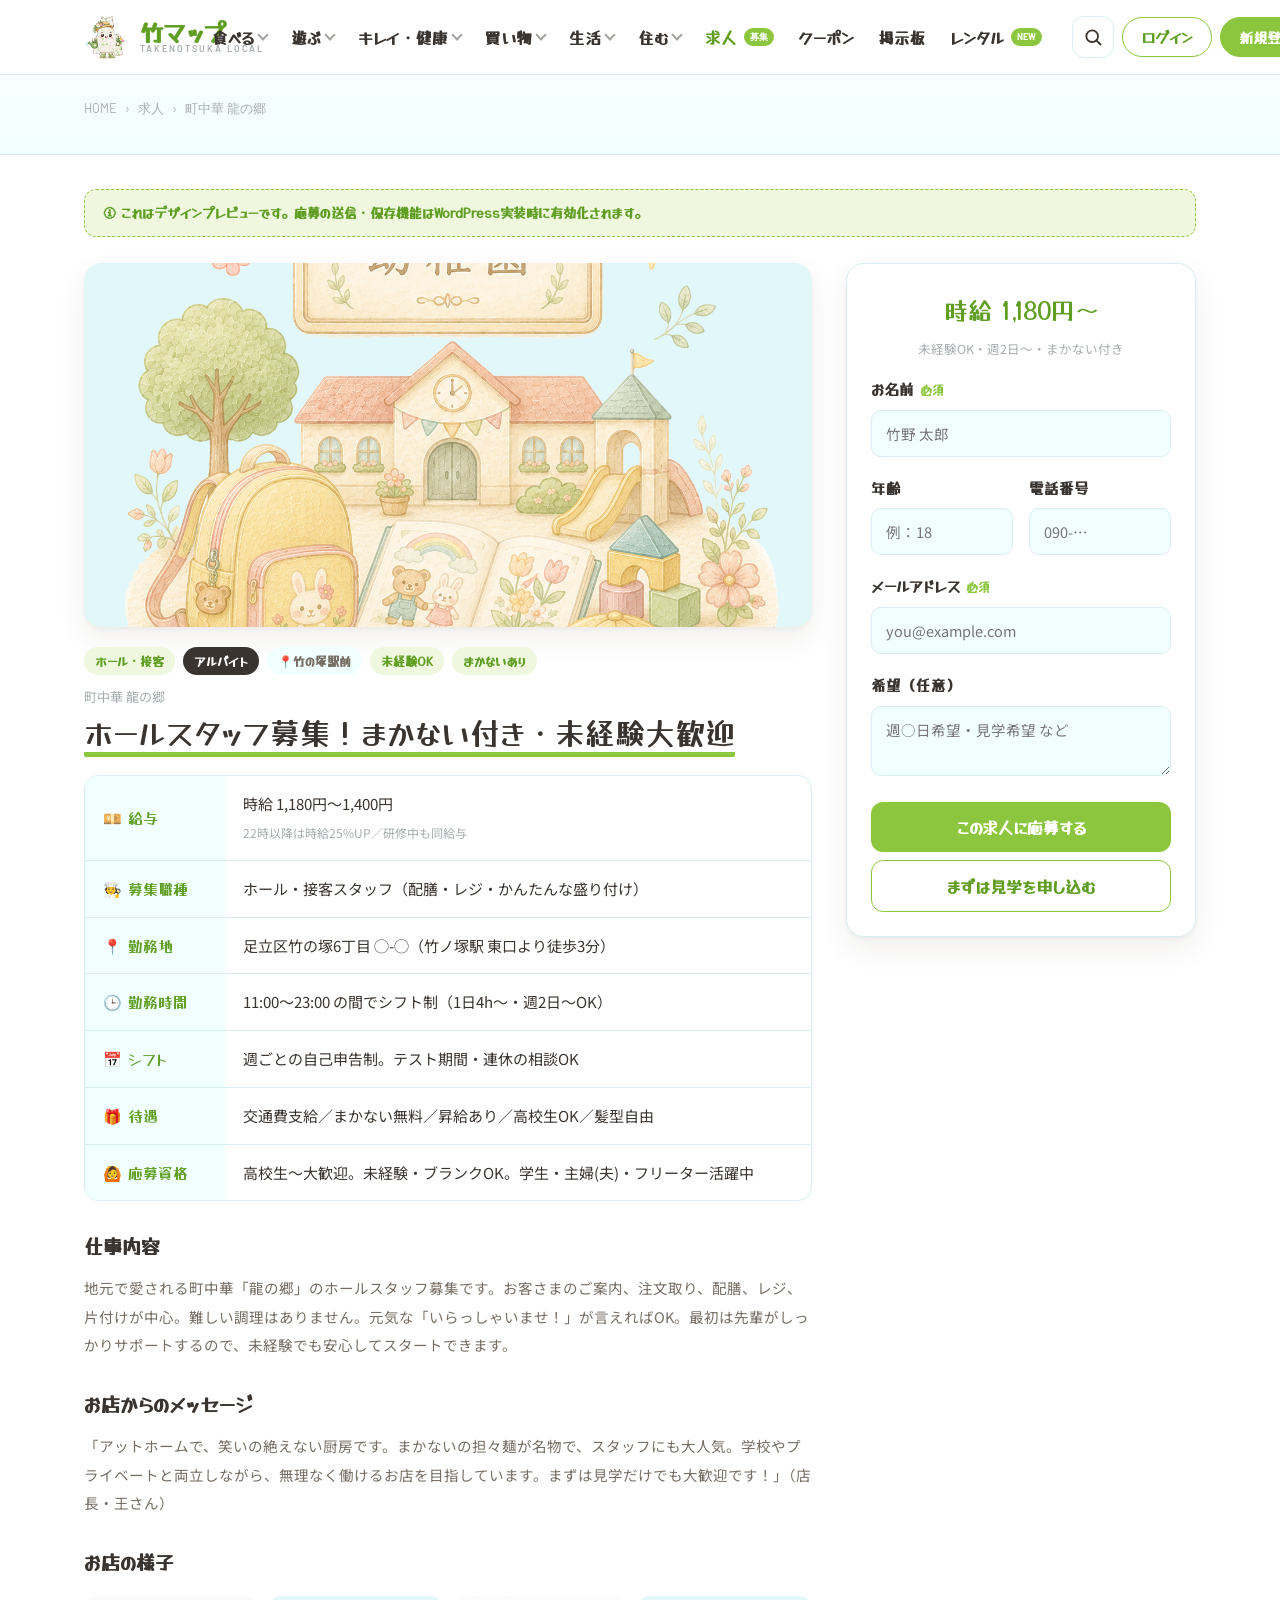
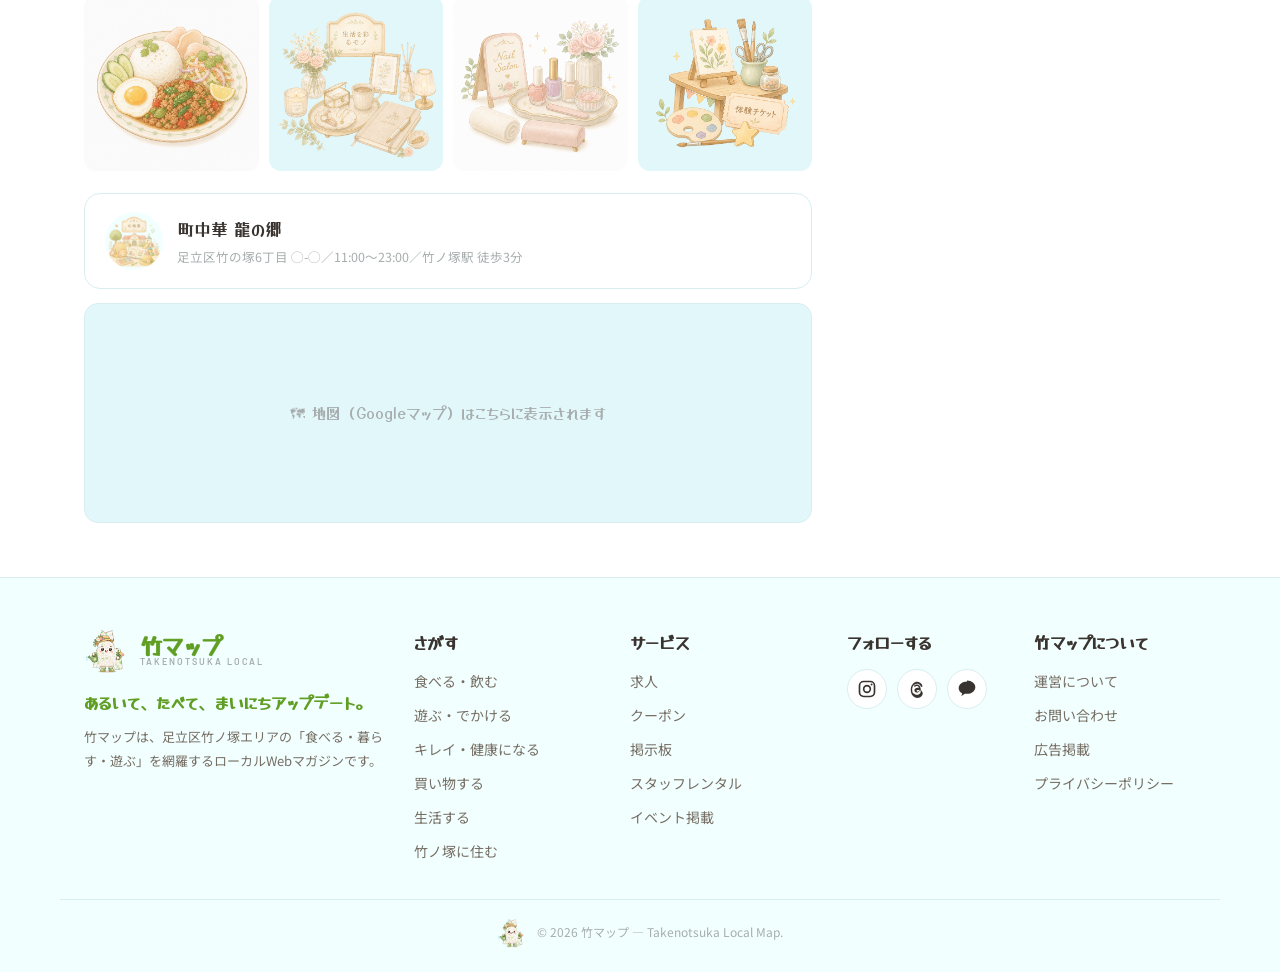
<file: job-single.html>
<!DOCTYPE html>
<html lang="ja">
<head>
<meta charset="UTF-8">
<meta name="viewport" content="width=device-width, initial-scale=1">
<title>町中華 龍の郷 ホールスタッフ募集｜求人｜竹マップ</title>
<meta name="theme-color" content="#8cc63f">
<link rel="preconnect" href="https://fonts.googleapis.com"><link rel="preconnect" href="https://fonts.gstatic.com" crossorigin>
<link rel="stylesheet" href="https://fonts.googleapis.com/css2?family=Noto+Sans+JP:wght@400;500;700&family=Klee+One:wght@400;600&family=Yomogi&family=Barlow:wght@500;600;700&display=swap">
<link rel="stylesheet" href="assets/css/aruku.css">
</head>
<body data-page="jobs">
<div class="loader js-loader" aria-hidden="true"><div class="loader__inner"><img class="loader__chara" src="assets/img/chara/00.png" alt=""><div class="loader__sub">竹の塚情報サイト</div><div class="loader__title"><span style="animation-delay:0s">竹</span><span style="animation-delay:.12s">マ</span><span style="animation-delay:.24s">ッ</span><span style="animation-delay:.36s">プ</span></div><div class="loader__dots"><i></i><i></i><i></i></div></div></div>
<div id="tm-header"></div>

<div class="page-head"><div class="page-head__inner" style="padding:22px 24px;">
  <div class="breadcrumb"><a href="index.html">HOME</a><span>›</span><a href="jobs.html">求人</a><span>›</span><span>町中華 龍の郷</span></div>
</div></div>

<section class="section" style="padding-top:34px;"><div class="container">
  <div class="note-banner">🛈 これはデザインプレビューです。応募の送信・保存機能はWordPress実装時に有効化されます。</div>

  <div class="evt-layout reveal">
    <div>
      <div class="evt-hero"><img src="assets/img/sozai/17.png" alt=""></div>
      <div class="evt-tags"><span class="tag-pill">ホール・接客</span><span class="tag-pill--type tag-pill">アルバイト</span><span class="tag-pill--area tag-pill">📍竹の塚駅前</span><span class="tag-pill">未経験OK</span><span class="tag-pill">まかないあり</span></div>
      <p style="font-size:13px;color:var(--ink-faint);margin-bottom:2px;">町中華 龍の郷</p>
      <h1 class="evt-title">ホールスタッフ募集！まかない付き・未経験大歓迎</h1>

      <div class="evt-info">
        <div class="evt-info__row"><div class="evt-info__k">💴 給与</div><div class="evt-info__v">時給 1,180円〜1,400円<br><span style="font-size:12px;color:var(--ink-faint)">22時以降は時給25%UP／研修中も同給与</span></div></div>
        <div class="evt-info__row"><div class="evt-info__k">🧑‍🍳 募集職種</div><div class="evt-info__v">ホール・接客スタッフ（配膳・レジ・かんたんな盛り付け）</div></div>
        <div class="evt-info__row"><div class="evt-info__k">📍 勤務地</div><div class="evt-info__v">足立区竹の塚6丁目 ◯-◯（竹ノ塚駅 東口より徒歩3分）</div></div>
        <div class="evt-info__row"><div class="evt-info__k">🕒 勤務時間</div><div class="evt-info__v">11:00〜23:00 の間でシフト制（1日4h〜・週2日〜OK）</div></div>
        <div class="evt-info__row"><div class="evt-info__k">📅 シフト</div><div class="evt-info__v">週ごとの自己申告制。テスト期間・連休の相談OK</div></div>
        <div class="evt-info__row"><div class="evt-info__k">🎁 待遇</div><div class="evt-info__v">交通費支給／まかない無料／昇給あり／高校生OK／髪型自由</div></div>
        <div class="evt-info__row"><div class="evt-info__k">🙆 応募資格</div><div class="evt-info__v">高校生〜大歓迎。未経験・ブランクOK。学生・主婦(夫)・フリーター活躍中</div></div>
      </div>

      <div class="evt-body">
        <h3>仕事内容</h3>
        <p>地元で愛される町中華「龍の郷」のホールスタッフ募集です。お客さまのご案内、注文取り、配膳、レジ、片付けが中心。難しい調理はありません。元気な「いらっしゃいませ！」が言えればOK。最初は先輩がしっかりサポートするので、未経験でも安心してスタートできます。</p>
        <h3>お店からのメッセージ</h3>
        <p>「アットホームで、笑いの絶えない厨房です。まかないの担々麺が名物で、スタッフにも大人気。学校やプライベートと両立しながら、無理なく働けるお店を目指しています。まずは見学だけでも大歓迎です！」（店長・王さん）</p>
        <h3>お店の様子</h3>
        <div class="evt-gallery">
          <img src="assets/img/sozai/61.png" alt=""><img src="assets/img/sozai/62.png" alt=""><img src="assets/img/sozai/63.png" alt=""><img src="assets/img/sozai/18.png" alt="">
        </div>
      </div>

      <!-- 店舗情報 -->
      <div class="organizer">
        <div class="organizer__av"><img src="assets/img/sozai/17.png" alt=""></div>
        <div><div class="organizer__name">町中華 龍の郷</div><div class="organizer__role">足立区竹の塚6丁目 ◯-◯／11:00〜23:00／竹ノ塚駅 徒歩3分</div></div>
      </div>
      <div style="margin-top:14px;border-radius:14px;overflow:hidden;border:1px solid var(--line);height:220px;background:var(--bg-2);display:grid;place-items:center;color:var(--ink-faint);font-family:var(--hand);">🗺 地図（Googleマップ）はこちらに表示されます</div>
    </div>

    <!-- 応募フォーム -->
    <aside>
      <div class="apply-card">
        <div class="apply-card__price">時給 1,180円〜</div>
        <div class="apply-card__cap">未経験OK・週2日〜・まかない付き</div>
        <form onsubmit="return false;">
          <div class="form-row"><label>お名前<span class="req">必須</span></label><input class="input" placeholder="竹野 太郎"></div>
          <div class="form-grid2">
            <div class="form-row"><label>年齢</label><input class="input" placeholder="例：18"></div>
            <div class="form-row"><label>電話番号</label><input class="input" type="tel" placeholder="090-…"></div>
          </div>
          <div class="form-row"><label>メールアドレス<span class="req">必須</span></label><input class="input" type="email" placeholder="you@example.com"></div>
          <div class="form-row"><label>希望（任意）</label><textarea class="textarea" style="min-height:70px;" placeholder="週○日希望・見学希望 など"></textarea></div>
          <button class="btn btn--primary btn--block" type="submit">この求人に応募する</button>
          <button class="btn btn--ghost btn--block" type="submit" style="margin-top:8px;">まずは見学を申し込む</button>
        </form>
      </div>
    </aside>
  </div>
</div></section>

<div id="tm-footer"></div>
<script src="assets/js/chrome.js"></script>
</body>
</html>
</file>
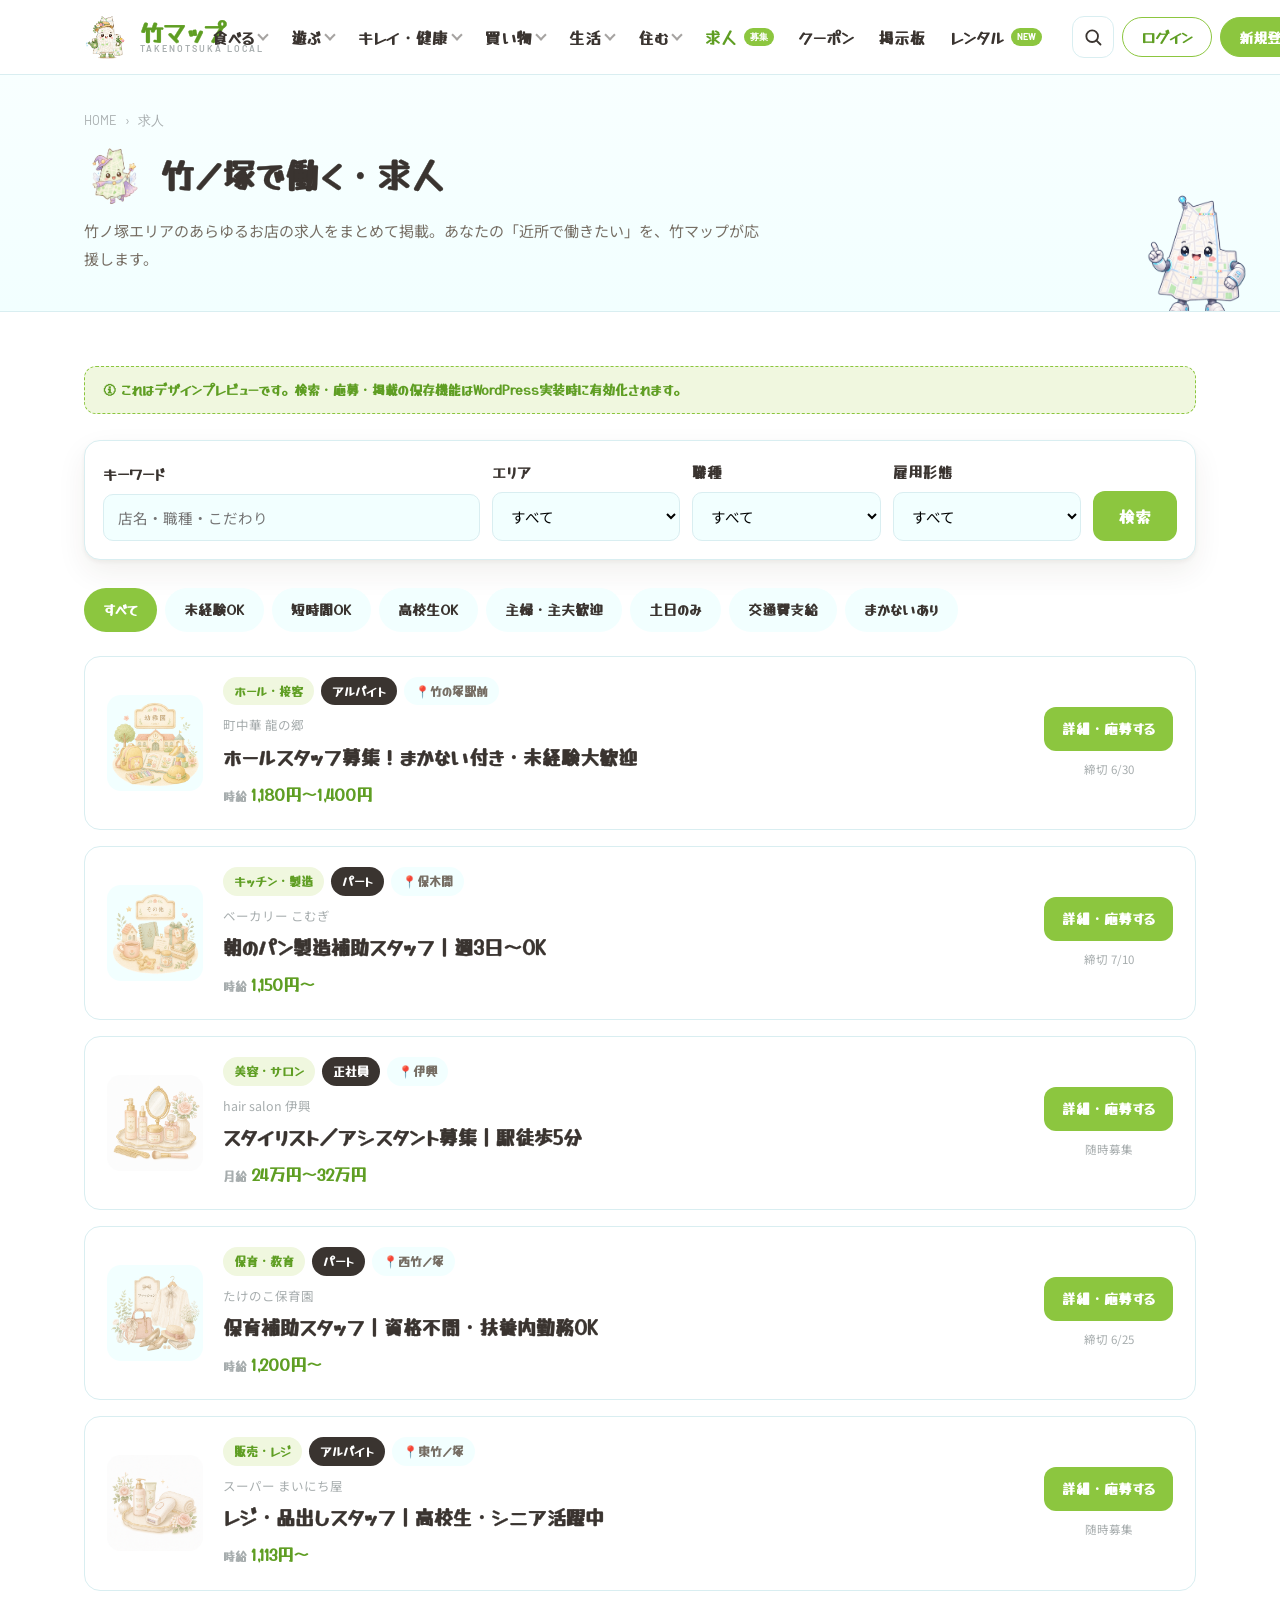
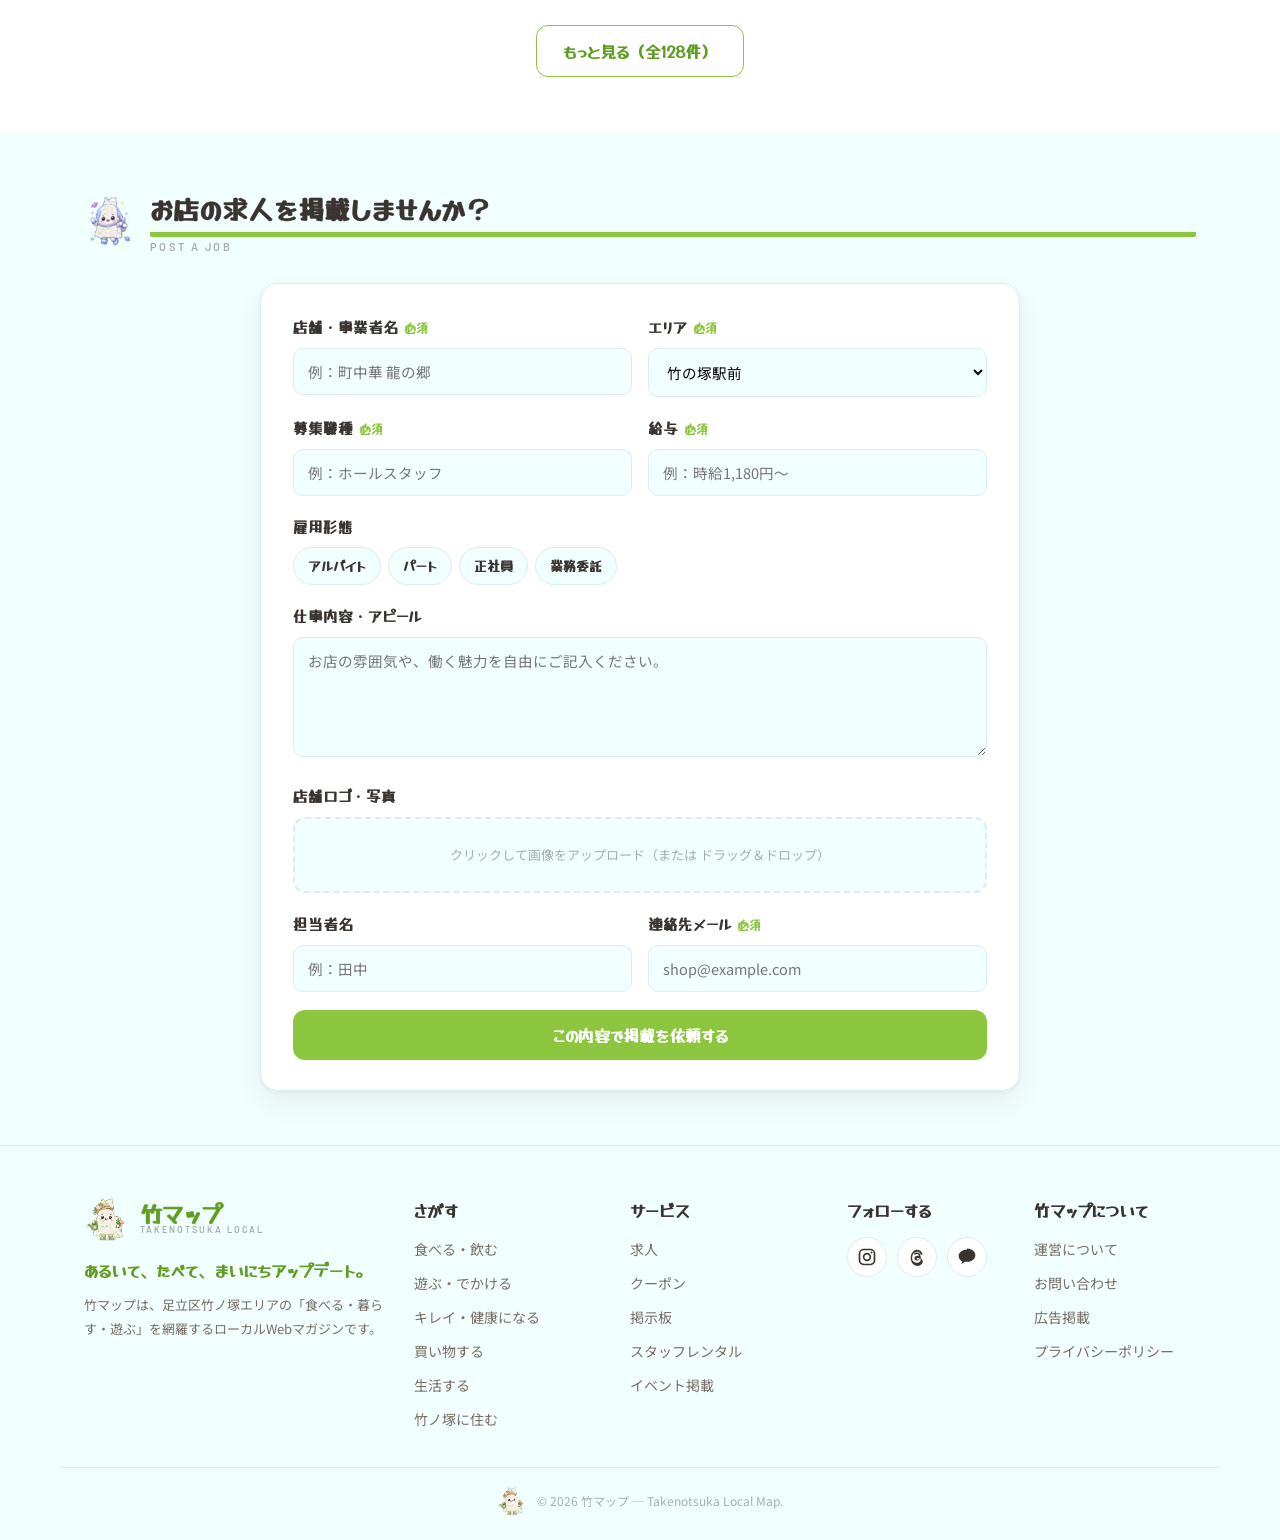
<file: jobs.html>
<!DOCTYPE html>
<html lang="ja">
<head>
<meta charset="UTF-8">
<meta name="viewport" content="width=device-width, initial-scale=1">
<title>求人｜竹マップ — 竹ノ塚エリアで働く</title>
<meta name="theme-color" content="#8cc63f">
<link rel="preconnect" href="https://fonts.googleapis.com"><link rel="preconnect" href="https://fonts.gstatic.com" crossorigin>
<link rel="stylesheet" href="https://fonts.googleapis.com/css2?family=Noto+Sans+JP:wght@400;500;700&family=Klee+One:wght@400;600&family=Yomogi&family=Barlow:wght@500;600;700&display=swap">
<link rel="stylesheet" href="assets/css/aruku.css">
</head>
<body data-page="jobs">
<div class="loader js-loader" aria-hidden="true"><div class="loader__inner"><img class="loader__chara" src="assets/img/chara/00.png" alt=""><div class="loader__sub">竹の塚情報サイト</div><div class="loader__title"><span style="animation-delay:0s">竹</span><span style="animation-delay:.12s">マ</span><span style="animation-delay:.24s">ッ</span><span style="animation-delay:.36s">プ</span></div><div class="loader__dots"><i></i><i></i><i></i></div></div></div>
<div id="tm-header"></div>

<div class="page-head">
  <div class="page-head__inner">
    <div class="breadcrumb"><a href="index.html">HOME</a><span>›</span><span>求人</span></div>
    <h1 class="page-head__title"><img src="assets/img/chara/16.png" alt="">竹ノ塚で働く・求人</h1>
    <p class="page-head__lead">竹ノ塚エリアのあらゆるお店の求人をまとめて掲載。あなたの「近所で働きたい」を、竹マップが応援します。</p>
  </div>
  <img class="page-head__chara anim-peek" src="assets/img/chara/04.png" alt="">
</div>

<section class="section"><div class="container">

  <div class="note-banner">🛈 これはデザインプレビューです。検索・応募・掲載の保存機能はWordPress実装時に有効化されます。</div>

  <!-- 検索バー -->
  <div class="search-bar reveal">
    <div class="form-row"><label>キーワード</label><input class="input" placeholder="店名・職種・こだわり"></div>
    <div class="form-row"><label>エリア</label><select class="select"><option>すべて</option><option>竹の塚駅前</option><option>西竹ノ塚</option><option>東竹ノ塚</option><option>保木間</option><option>伊興</option><option>西新井</option></select></div>
    <div class="form-row"><label>職種</label><select class="select"><option>すべて</option><option>ホール・接客</option><option>キッチン</option><option>販売</option><option>美容・サロン</option><option>保育・教育</option><option>事務</option></select></div>
    <div class="form-row"><label>雇用形態</label><select class="select"><option>すべて</option><option>アルバイト</option><option>パート</option><option>正社員</option><option>業務委託</option></select></div>
    <button class="btn btn--primary">検索</button>
  </div>

  <div class="filter-chips reveal">
    <span class="fchip on">すべて</span>
    <span class="fchip">未経験OK</span>
    <span class="fchip">短時間OK</span>
    <span class="fchip">高校生OK</span>
    <span class="fchip">主婦・主夫歓迎</span>
    <span class="fchip">土日のみ</span>
    <span class="fchip">交通費支給</span>
    <span class="fchip">まかないあり</span>
  </div>

  <!-- 求人リスト -->
  <div class="reveal">
    <article class="job">
      <div class="job__logo"><img src="assets/img/sozai/17.png" alt=""></div>
      <div>
        <div class="job__tags"><span class="tag-pill">ホール・接客</span><span class="tag-pill--type tag-pill">アルバイト</span><span class="tag-pill--area tag-pill">📍竹の塚駅前</span></div>
        <p class="job__shop">町中華 龍の郷</p>
        <h3 class="job__title">ホールスタッフ募集！まかない付き・未経験大歓迎</h3>
        <p class="job__pay"><span>時給</span>1,180円〜1,400円</p>
      </div>
      <div class="job__action"><a class="btn btn--primary btn--sm" href="job-single.html">詳細・応募する</a><span class="job__deadline">締切 6/30</span></div>
    </article>
    <article class="job">
      <div class="job__logo"><img src="assets/img/sozai/44.png" alt=""></div>
      <div>
        <div class="job__tags"><span class="tag-pill">キッチン・製造</span><span class="tag-pill--type tag-pill">パート</span><span class="tag-pill--area tag-pill">📍保木間</span></div>
        <p class="job__shop">ベーカリー こむぎ</p>
        <h3 class="job__title">朝のパン製造補助スタッフ｜週3日〜OK</h3>
        <p class="job__pay"><span>時給</span>1,150円〜</p>
      </div>
      <div class="job__action"><a class="btn btn--primary btn--sm" href="job-single.html">詳細・応募する</a><span class="job__deadline">締切 7/10</span></div>
    </article>
    <article class="job">
      <div class="job__logo"><img src="assets/img/sozai/45.png" alt=""></div>
      <div>
        <div class="job__tags"><span class="tag-pill">美容・サロン</span><span class="tag-pill--type tag-pill">正社員</span><span class="tag-pill--area tag-pill">📍伊興</span></div>
        <p class="job__shop">hair salon 伊興</p>
        <h3 class="job__title">スタイリスト／アシスタント募集｜駅徒歩5分</h3>
        <p class="job__pay"><span>月給</span>24万円〜32万円</p>
      </div>
      <div class="job__action"><a class="btn btn--primary btn--sm" href="job-single.html">詳細・応募する</a><span class="job__deadline">随時募集</span></div>
    </article>
    <article class="job">
      <div class="job__logo"><img src="assets/img/sozai/14.png" alt=""></div>
      <div>
        <div class="job__tags"><span class="tag-pill">保育・教育</span><span class="tag-pill--type tag-pill">パート</span><span class="tag-pill--area tag-pill">📍西竹ノ塚</span></div>
        <p class="job__shop">たけのこ保育園</p>
        <h3 class="job__title">保育補助スタッフ｜資格不問・扶養内勤務OK</h3>
        <p class="job__pay"><span>時給</span>1,200円〜</p>
      </div>
      <div class="job__action"><a class="btn btn--primary btn--sm" href="job-single.html">詳細・応募する</a><span class="job__deadline">締切 6/25</span></div>
    </article>
    <article class="job">
      <div class="job__logo"><img src="assets/img/sozai/21.png" alt=""></div>
      <div>
        <div class="job__tags"><span class="tag-pill">販売・レジ</span><span class="tag-pill--type tag-pill">アルバイト</span><span class="tag-pill--area tag-pill">📍東竹ノ塚</span></div>
        <p class="job__shop">スーパー まいにち屋</p>
        <h3 class="job__title">レジ・品出しスタッフ｜高校生・シニア活躍中</h3>
        <p class="job__pay"><span>時給</span>1,113円〜</p>
      </div>
      <div class="job__action"><a class="btn btn--primary btn--sm" href="job-single.html">詳細・応募する</a><span class="job__deadline">随時募集</span></div>
    </article>
  </div>

  <div style="text-align:center;margin-top:34px;"><button class="btn btn--ghost">もっと見る（全128件）</button></div>
</div></section>

<!-- 掲載依頼 -->
<section class="section section--tint"><div class="container">
  <div class="section__head reveal"><img class="section__chara" src="assets/img/chara/03.png" alt=""><div class="section__title"><span class="ja">お店の求人を掲載しませんか？</span><span class="en">Post a Job</span></div></div>
  <div class="form-card reveal" style="max-width:760px;">
    <div class="form-grid2">
      <div class="form-row"><label>店舗・事業者名<span class="req">必須</span></label><input class="input" placeholder="例：町中華 龍の郷"></div>
      <div class="form-row"><label>エリア<span class="req">必須</span></label><select class="select"><option>竹の塚駅前</option><option>西竹ノ塚</option><option>東竹ノ塚</option><option>保木間</option><option>伊興</option><option>西新井</option></select></div>
    </div>
    <div class="form-grid2">
      <div class="form-row"><label>募集職種<span class="req">必須</span></label><input class="input" placeholder="例：ホールスタッフ"></div>
      <div class="form-row"><label>給与<span class="req">必須</span></label><input class="input" placeholder="例：時給1,180円〜"></div>
    </div>
    <div class="form-row"><label>雇用形態</label><div class="chips-input"><span class="chip">アルバイト</span><span class="chip">パート</span><span class="chip">正社員</span><span class="chip">業務委託</span></div></div>
    <div class="form-row"><label>仕事内容・アピール</label><textarea class="textarea" placeholder="お店の雰囲気や、働く魅力を自由にご記入ください。"></textarea></div>
    <div class="form-row"><label>店舗ロゴ・写真</label><div class="uploader">クリックして画像をアップロード（または ドラッグ＆ドロップ）</div></div>
    <div class="form-grid2">
      <div class="form-row"><label>担当者名</label><input class="input" placeholder="例：田中"></div>
      <div class="form-row"><label>連絡先メール<span class="req">必須</span></label><input class="input" type="email" placeholder="shop@example.com"></div>
    </div>
    <button class="btn btn--primary btn--block">この内容で掲載を依頼する</button>
  </div>
</div></section>

<div id="tm-footer"></div>
<script src="assets/js/chrome.js"></script>
<script>
document.querySelectorAll('.fchip').forEach(c=>c.addEventListener('click',()=>{document.querySelectorAll('.fchip').forEach(x=>x.classList.remove('on'));c.classList.add('on');}));
document.querySelectorAll('.chips-input .chip').forEach(c=>c.addEventListener('click',()=>c.classList.toggle('on')));
// 求人カードをクリックで詳細ページへ
document.querySelectorAll('.job').forEach(j=>{j.style.cursor='pointer';j.addEventListener('click',e=>{if(!e.target.closest('a,button'))location.href='job-single.html';});});
</script>
</body>
</html>
</file>
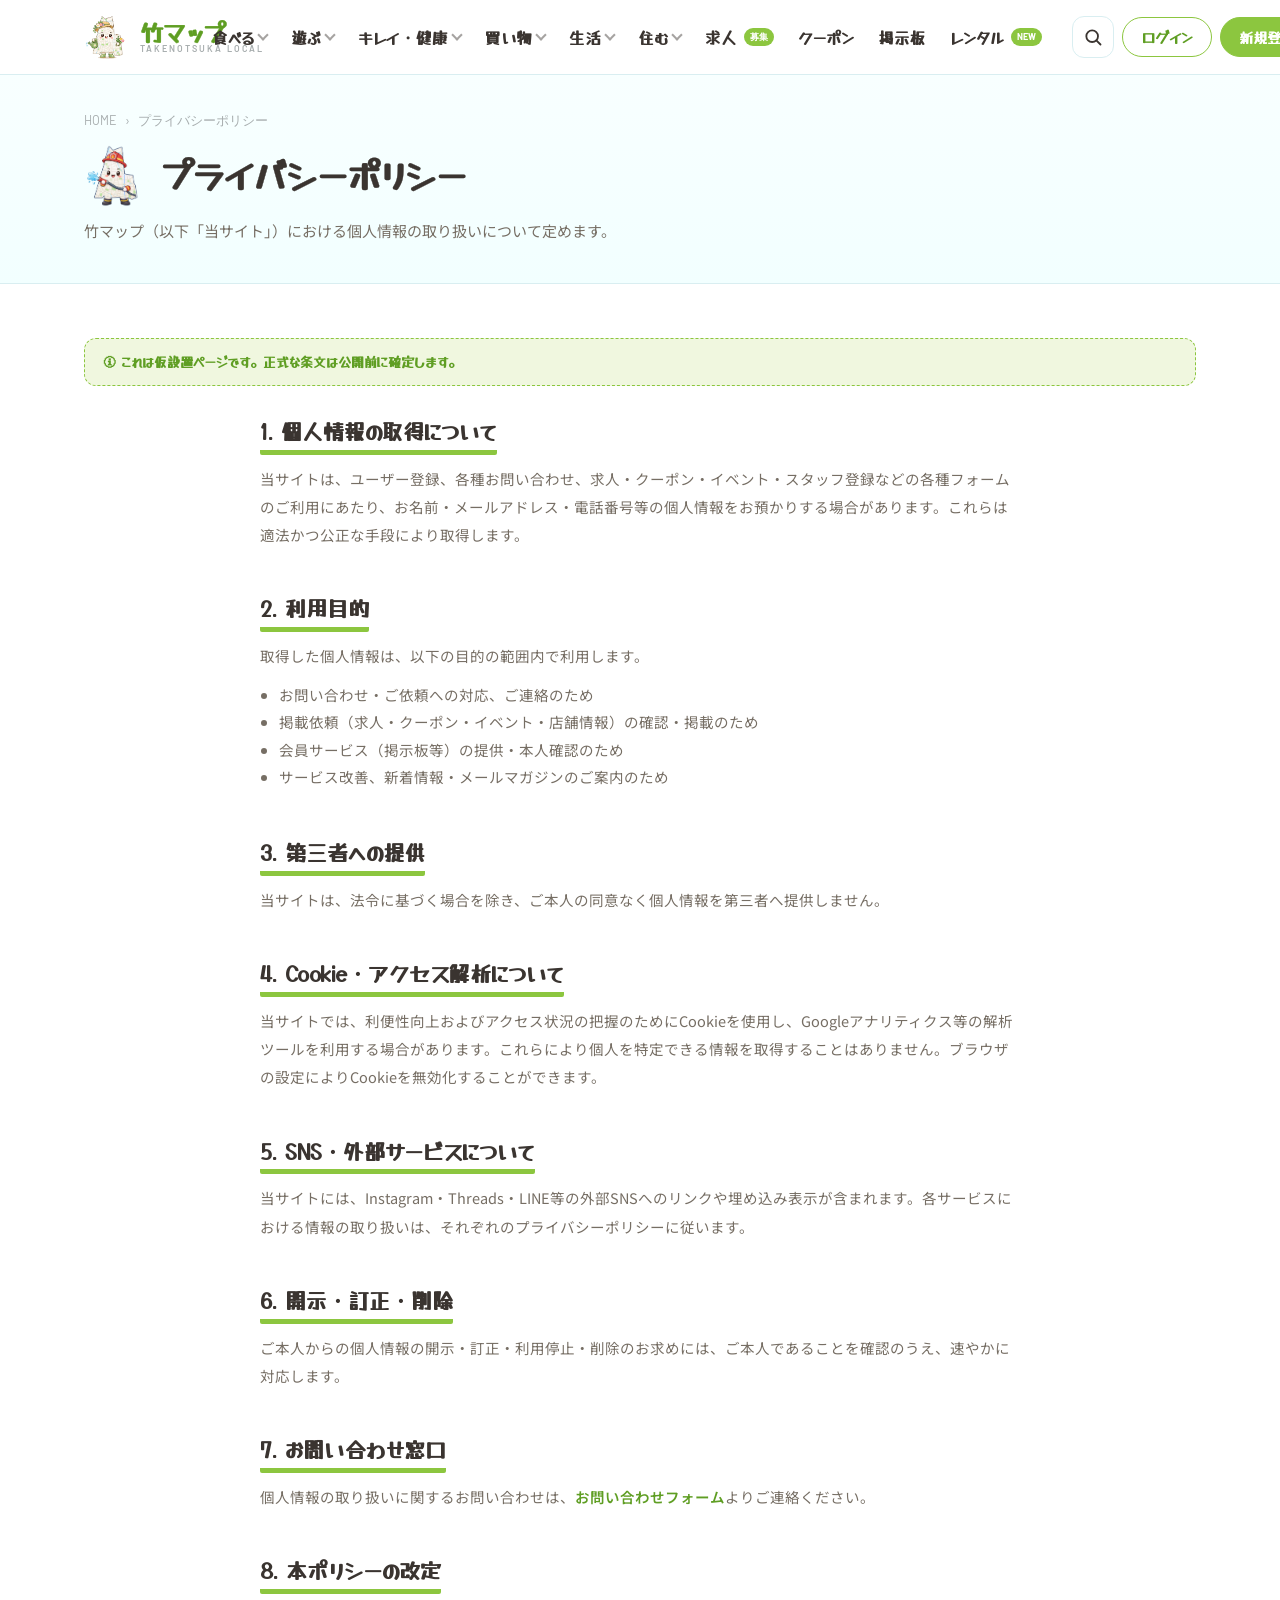
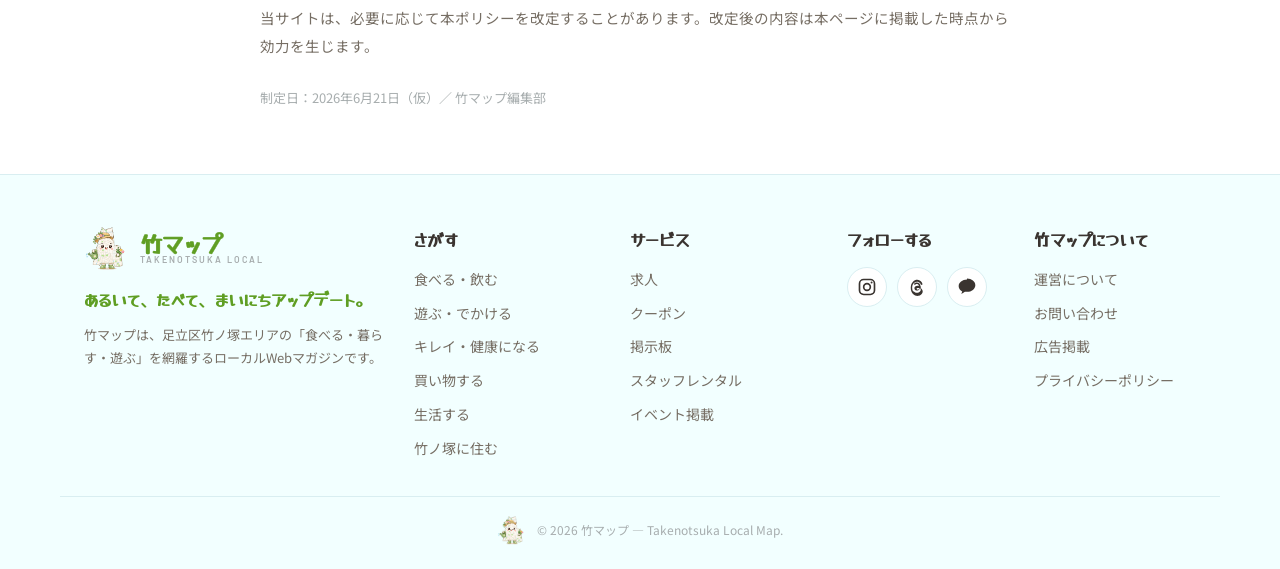
<file: privacy.html>
<!DOCTYPE html>
<html lang="ja">
<head>
<meta charset="UTF-8">
<meta name="viewport" content="width=device-width, initial-scale=1">
<title>プライバシーポリシー｜竹マップ</title>
<meta name="theme-color" content="#8cc63f">
<link rel="preconnect" href="https://fonts.googleapis.com"><link rel="preconnect" href="https://fonts.gstatic.com" crossorigin>
<link rel="stylesheet" href="https://fonts.googleapis.com/css2?family=Noto+Sans+JP:wght@400;500;700&family=Klee+One:wght@400;600&family=Yomogi&family=Barlow:wght@500;600;700&display=swap">
<link rel="stylesheet" href="assets/css/aruku.css">
</head>
<body data-page="privacy">
<div class="loader js-loader" aria-hidden="true"><div class="loader__inner"><img class="loader__chara" src="assets/img/chara/00.png" alt=""><div class="loader__sub">竹の塚情報サイト</div><div class="loader__title"><span style="animation-delay:0s">竹</span><span style="animation-delay:.12s">マ</span><span style="animation-delay:.24s">ッ</span><span style="animation-delay:.36s">プ</span></div><div class="loader__dots"><i></i><i></i><i></i></div></div></div>
<div id="tm-header"></div>

<div class="page-head">
  <div class="page-head__inner">
    <div class="breadcrumb"><a href="index.html">HOME</a><span>›</span><span>プライバシーポリシー</span></div>
    <h1 class="page-head__title"><img src="assets/img/chara/02.png" alt="">プライバシーポリシー</h1>
    <p class="page-head__lead">竹マップ（以下「当サイト」）における個人情報の取り扱いについて定めます。</p>
  </div>
</div>

<section class="section"><div class="container">
  <div class="note-banner">🛈 これは仮設置ページです。正式な条文は公開前に確定します。</div>
  <div class="prose reveal">
    <h2>1. 個人情報の取得について</h2>
    <p>当サイトは、ユーザー登録、各種お問い合わせ、求人・クーポン・イベント・スタッフ登録などの各種フォームのご利用にあたり、お名前・メールアドレス・電話番号等の個人情報をお預かりする場合があります。これらは適法かつ公正な手段により取得します。</p>

    <h2>2. 利用目的</h2>
    <p>取得した個人情報は、以下の目的の範囲内で利用します。</p>
    <ul>
      <li>お問い合わせ・ご依頼への対応、ご連絡のため</li>
      <li>掲載依頼（求人・クーポン・イベント・店舗情報）の確認・掲載のため</li>
      <li>会員サービス（掲示板等）の提供・本人確認のため</li>
      <li>サービス改善、新着情報・メールマガジンのご案内のため</li>
    </ul>

    <h2>3. 第三者への提供</h2>
    <p>当サイトは、法令に基づく場合を除き、ご本人の同意なく個人情報を第三者へ提供しません。</p>

    <h2>4. Cookie・アクセス解析について</h2>
    <p>当サイトでは、利便性向上およびアクセス状況の把握のためにCookieを使用し、Googleアナリティクス等の解析ツールを利用する場合があります。これらにより個人を特定できる情報を取得することはありません。ブラウザの設定によりCookieを無効化することができます。</p>

    <h2>5. SNS・外部サービスについて</h2>
    <p>当サイトには、Instagram・Threads・LINE等の外部SNSへのリンクや埋め込み表示が含まれます。各サービスにおける情報の取り扱いは、それぞれのプライバシーポリシーに従います。</p>

    <h2>6. 開示・訂正・削除</h2>
    <p>ご本人からの個人情報の開示・訂正・利用停止・削除のお求めには、ご本人であることを確認のうえ、速やかに対応します。</p>

    <h2>7. お問い合わせ窓口</h2>
    <p>個人情報の取り扱いに関するお問い合わせは、<a href="contact.html">お問い合わせフォーム</a>よりご連絡ください。</p>

    <h2>8. 本ポリシーの改定</h2>
    <p>当サイトは、必要に応じて本ポリシーを改定することがあります。改定後の内容は本ページに掲載した時点から効力を生じます。</p>

    <p style="margin-top:24px;font-size:13px;color:var(--ink-faint);">制定日：2026年6月21日（仮）／ 竹マップ編集部</p>
  </div>
</div></section>

<div id="tm-footer"></div>
<script src="assets/js/chrome.js"></script>
</body>
</html>
</file>
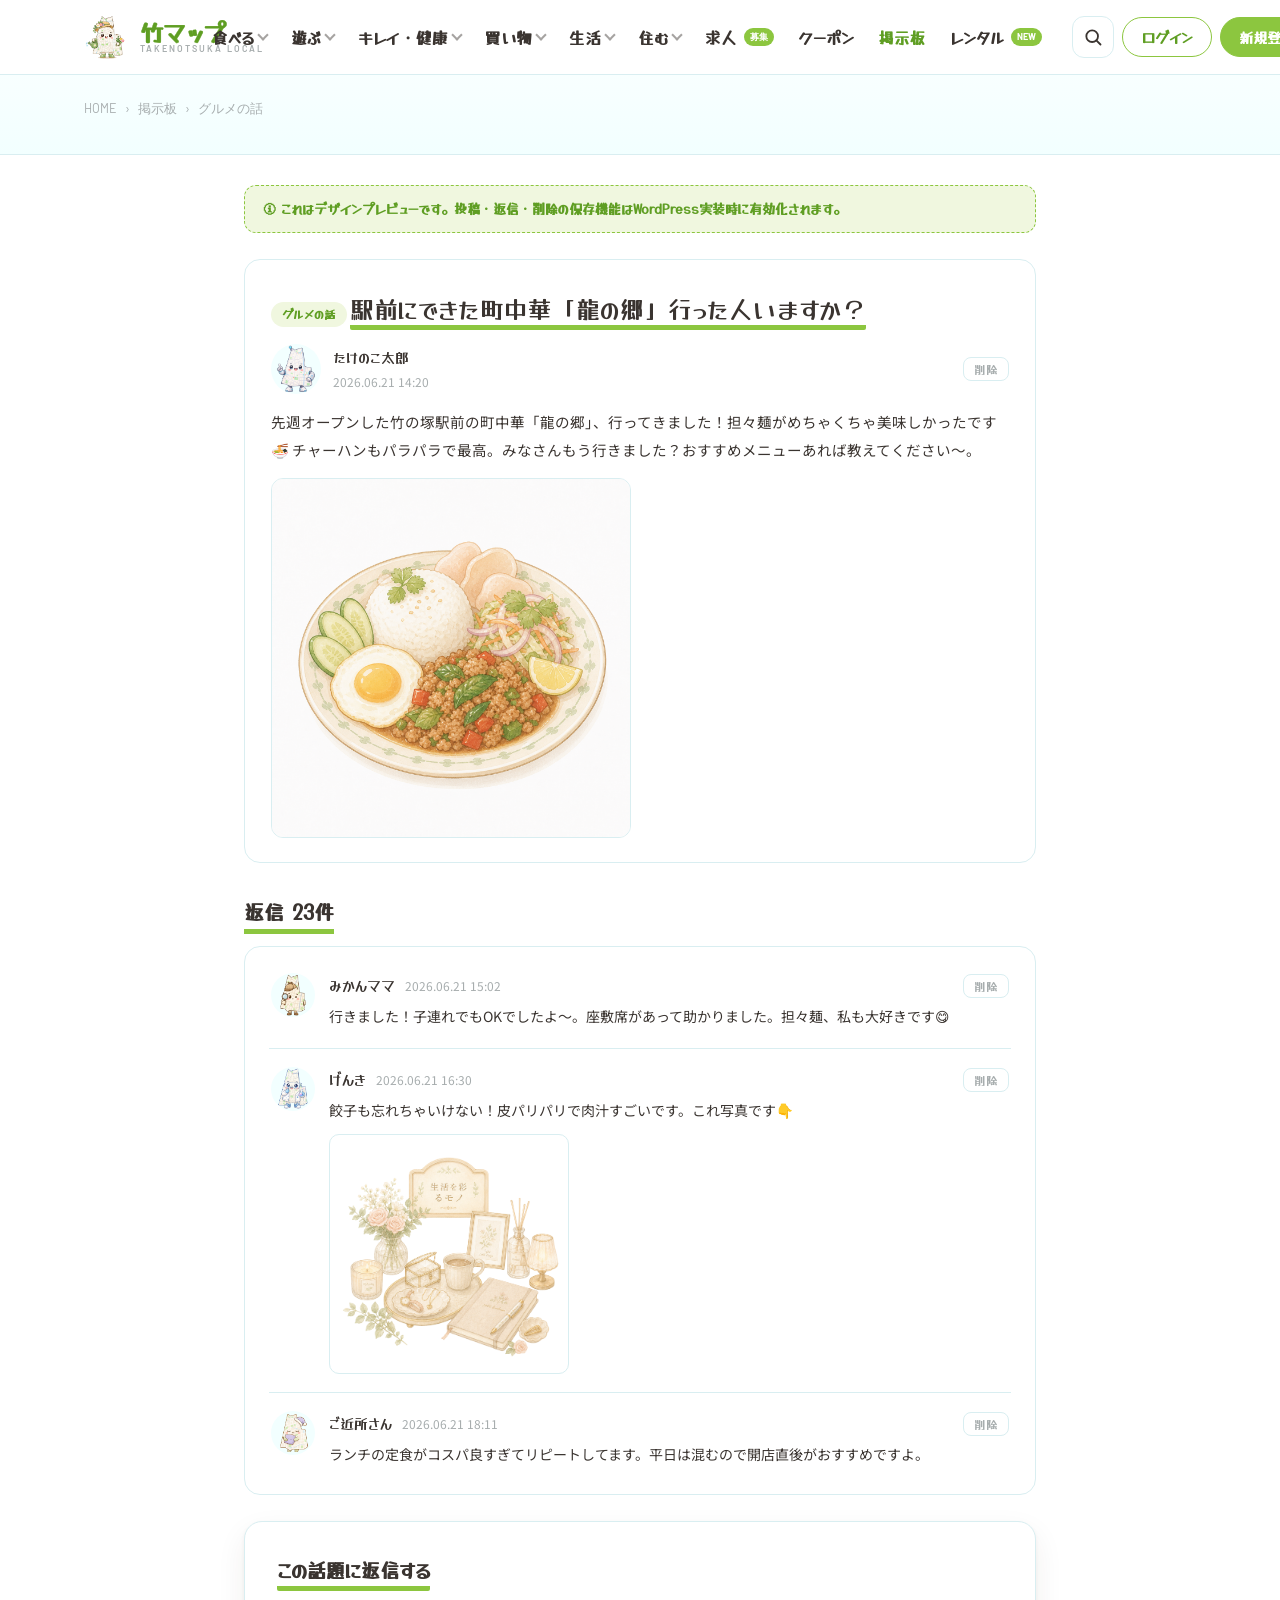
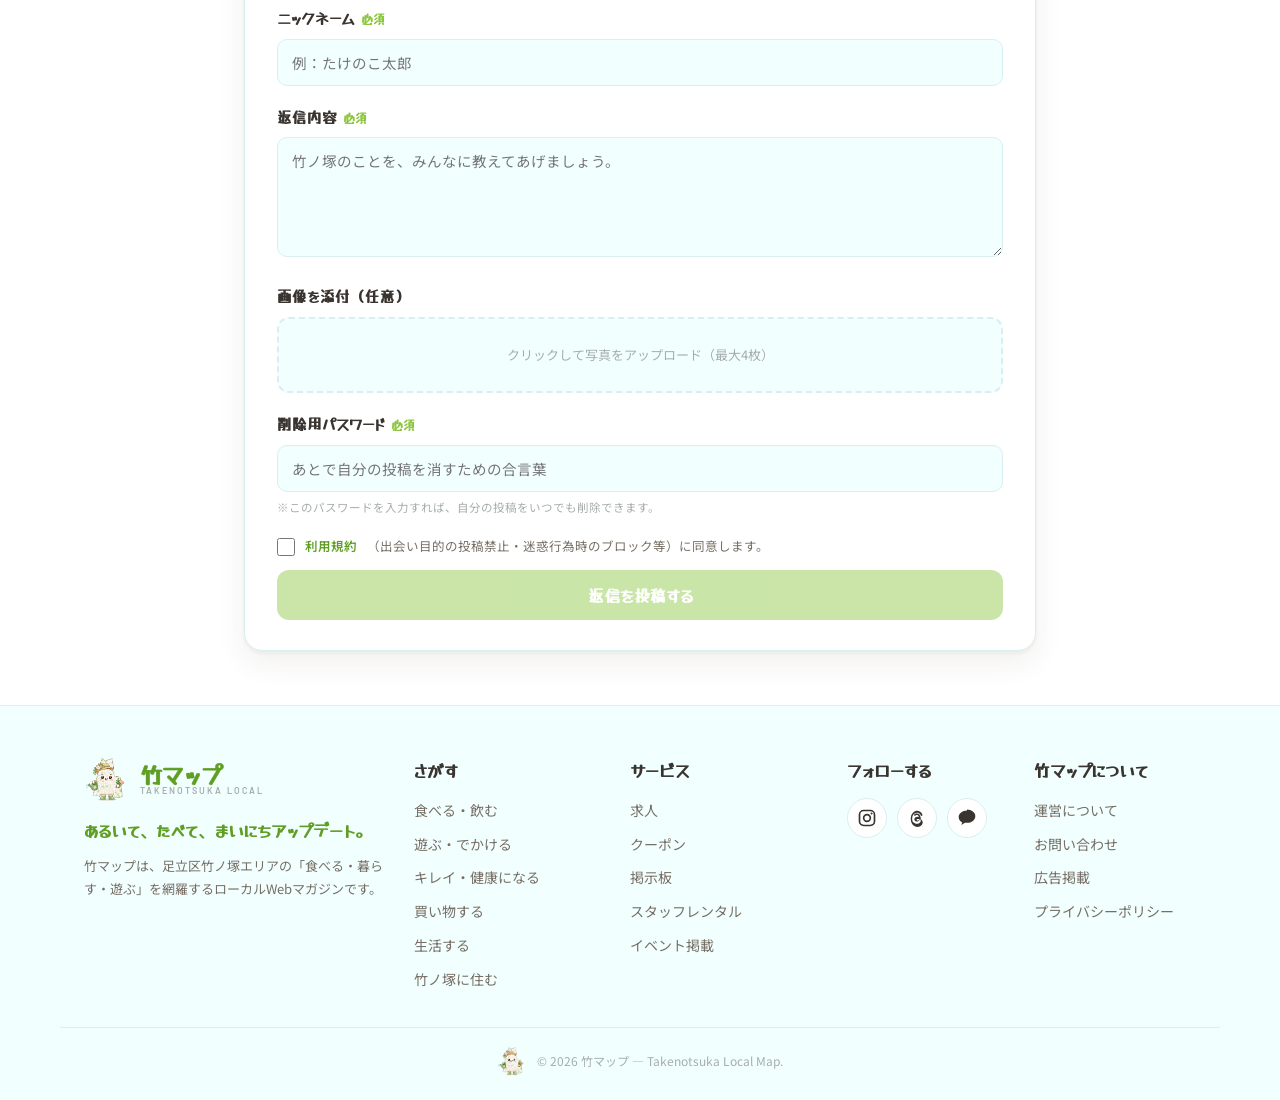
<file: thread-single.html>
<!DOCTYPE html>
<html lang="ja">
<head>
<meta charset="UTF-8">
<meta name="viewport" content="width=device-width, initial-scale=1">
<title>駅前にできた町中華「龍の郷」｜掲示板｜竹マップ</title>
<meta name="theme-color" content="#8cc63f">
<link rel="preconnect" href="https://fonts.googleapis.com"><link rel="preconnect" href="https://fonts.gstatic.com" crossorigin>
<link rel="stylesheet" href="https://fonts.googleapis.com/css2?family=Noto+Sans+JP:wght@400;500;700&family=Klee+One:wght@400;600&family=Yomogi&family=Barlow:wght@500;600;700&display=swap">
<link rel="stylesheet" href="assets/css/aruku.css">
</head>
<body data-page="board">
<div class="loader js-loader" aria-hidden="true"><div class="loader__inner"><img class="loader__chara" src="assets/img/chara/00.png" alt=""><div class="loader__sub">竹の塚情報サイト</div><div class="loader__title"><span style="animation-delay:0s">竹</span><span style="animation-delay:.12s">マ</span><span style="animation-delay:.24s">ッ</span><span style="animation-delay:.36s">プ</span></div><div class="loader__dots"><i></i><i></i><i></i></div></div></div>
<div id="tm-header"></div>

<div class="page-head"><div class="page-head__inner" style="padding:22px 24px;">
  <div class="breadcrumb"><a href="index.html">HOME</a><span>›</span><a href="board.html">掲示板</a><span>›</span><span>グルメの話</span></div>
</div></div>

<section class="section" style="padding-top:30px;"><div class="container" style="max-width:840px;">
  <div class="note-banner">🛈 これはデザインプレビューです。投稿・返信・削除の保存機能はWordPress実装時に有効化されます。</div>

  <!-- 元投稿 -->
  <div class="post-card reveal">
    <span class="thread__cat">グルメの話</span>
    <h1 class="evt-title" style="font-size:24px;margin:8px 0 14px;">駅前にできた町中華「龍の郷」行った人いますか？</h1>
    <div class="post-head">
      <div class="post-head__av"><img src="assets/img/chara/04.png" alt=""></div>
      <div><div class="reply__name">たけのこ太郎</div><div style="font-size:12px;color:var(--ink-faint)">2026.06.21 14:20</div></div>
      <button class="reply__del" onclick="delPost(this)" style="margin-left:auto;">削除</button>
    </div>
    <div class="post-body">
      <p>先週オープンした竹の塚駅前の町中華「龍の郷」、行ってきました！担々麺がめちゃくちゃ美味しかったです🍜 チャーハンもパラパラで最高。みなさんもう行きました？おすすめメニューあれば教えてください〜。</p>
      <img class="post-img" src="assets/img/sozai/61.png" alt="">
    </div>
  </div>

  <!-- 返信一覧 -->
  <h2 style="font-family:var(--hand);font-size:20px;margin:30px 0 12px;display:inline-block;padding-bottom:4px;background:linear-gradient(var(--accent),var(--accent)) no-repeat 0 100%/100% 5px;">返信 23件</h2>
  <div class="post-card reveal" style="padding:8px 24px;">
    <div class="reply">
      <div class="reply__av"><img src="assets/img/chara/15.png" alt=""></div>
      <div class="reply__main">
        <div class="reply__head"><span class="reply__name">みかんママ</span><span>2026.06.21 15:02</span><button class="reply__del" onclick="delPost(this)">削除</button></div>
        <div class="reply__body">行きました！子連れでもOKでしたよ〜。座敷席があって助かりました。担々麺、私も大好きです😋</div>
      </div>
    </div>
    <div class="reply">
      <div class="reply__av"><img src="assets/img/chara/09.png" alt=""></div>
      <div class="reply__main">
        <div class="reply__head"><span class="reply__name">げんき</span><span>2026.06.21 16:30</span><button class="reply__del" onclick="delPost(this)">削除</button></div>
        <div class="reply__body">餃子も忘れちゃいけない！皮パリパリで肉汁すごいです。これ写真です👇</div>
        <img class="reply__img" src="assets/img/sozai/62.png" alt="">
      </div>
    </div>
    <div class="reply">
      <div class="reply__av"><img src="assets/img/chara/06.png" alt=""></div>
      <div class="reply__main">
        <div class="reply__head"><span class="reply__name">ご近所さん</span><span>2026.06.21 18:11</span><button class="reply__del" onclick="delPost(this)">削除</button></div>
        <div class="reply__body">ランチの定食がコスパ良すぎてリピートしてます。平日は混むので開店直後がおすすめですよ。</div>
      </div>
    </div>
  </div>

  <!-- 返信フォーム -->
  <div class="form-card reveal" style="margin-top:26px;max-width:none;">
    <h2 style="font-family:var(--hand);font-size:19px;margin-bottom:14px;">この話題に返信する</h2>
    <div class="form-row"><label>ニックネーム<span class="req">必須</span></label><input class="input" placeholder="例：たけのこ太郎"></div>
    <div class="form-row"><label>返信内容<span class="req">必須</span></label><textarea class="textarea" placeholder="竹ノ塚のことを、みんなに教えてあげましょう。"></textarea></div>
    <div class="form-row"><label>画像を添付（任意）</label><div class="uploader">クリックして写真をアップロード（最大4枚）</div></div>
    <div class="form-row"><label>削除用パスワード<span class="req">必須</span></label><input class="input" type="password" placeholder="あとで自分の投稿を消すための合言葉"><p style="font-size:11.5px;color:var(--ink-faint);margin-top:5px;">※このパスワードを入力すれば、自分の投稿をいつでも削除できます。</p></div>
    <label class="check-row"><input type="checkbox" class="js-th-agree"><a href="#" class="js-register" style="color:var(--accent-deep);font-weight:600;">利用規約</a>（出会い目的の投稿禁止・迷惑行為時のブロック等）に同意します。</label>
    <button class="btn btn--primary btn--block js-th-submit" disabled>返信を投稿する</button>
  </div>
</div></section>

<div id="tm-footer"></div>
<script src="assets/js/chrome.js"></script>
<script>
var a=document.querySelector('.js-th-agree'),s=document.querySelector('.js-th-submit');
a.addEventListener('change',function(){s.disabled=!a.checked;});
function delPost(btn){
  var pw=prompt('投稿時に設定した「削除用パスワード」を入力してください');
  if(pw===null) return;
  if(pw.trim()===''){ alert('パスワードを入力してください。'); return; }
  alert('（プレビュー）パスワードが一致すれば、この投稿が削除されます。\n本番では入力されたパスワードと照合して削除します。');
}
</script>
</body>
</html>
</file>
<file: assets/css/aruku.css>
@import url('https://fonts.googleapis.com/css2?family=Yusei+Magic&family=Zen+Kurenaido&display=swap');
/* ============================================================
   竹マップ — aruku テイスト 共通スタイル (aruku.css)
   home / jobs / board / rental / coupons / event 全ページ共通
   手書きフォント: Yusei Magic（マーカー手書き・太め）
   ============================================================ */
:root{
  --paper:#ffffff; --bg:#f2ffff; --bg-2:#e2f7fa;
  --ink:#3a3430; --ink-soft:#766e64; --ink-faint:#a7adae;
  --line:#d9eef1;
  --accent:#8cc63f; --accent-deep:#5f9e23; --accent-soft:#f0f7df;
  --c-taberu:#e3681f; --c-kurasu:#2f9e8f; --c-kirei:#d2698a;
  --c-kosodate:#e0a83c; --c-asobu:#4079ad; --c-sumu:#9a7b52;
  --c-kaimono:#9a5bbf; --c-seikatsu:#2f9e8f;
  --radius:14px; --shadow:0 2px 4px rgba(60,40,20,.05),0 12px 30px rgba(60,40,20,.07);
  --maxw:1160px; --hand:"Yusei Magic","Klee One",cursive; --pop:"Yomogi",cursive;
}
/* 手書きフォントを少し太く見せる（縁取り） */
.logo__main,.section__title .ja,.page-head__title,.mega__ftitle,.loader__title,
.hero-slide__title,.feature__title,.card__title,.cta__title,.modal__title,
.staff__name,.job__title,.thread__title,.event__title,.coupon__title{
  -webkit-text-stroke:.35px currentColor;
}
*{box-sizing:border-box;margin:0;padding:0;}
html{scroll-behavior:smooth;}
body{font-family:"Noto Sans JP",system-ui,sans-serif;color:var(--ink);background:var(--paper);line-height:1.85;font-size:15px;-webkit-font-smoothing:antialiased;}
a{color:inherit;text-decoration:none;}
img{max-width:100%;display:block;}
.container{width:100%;max-width:var(--maxw);margin:0 auto;padding:0 24px;}
.en{font-family:"Barlow",sans-serif;}
.hand{font-family:var(--hand);}

/* ===== キャラアニメーション ===== */
@keyframes floatY{0%,100%{transform:translateY(0)}50%{transform:translateY(-7px)}}
@keyframes bob{0%,100%{transform:translateY(0) rotate(-2.5deg)}50%{transform:translateY(-4px) rotate(2.5deg)}}
@keyframes sway{0%,100%{transform:rotate(-5deg)}50%{transform:rotate(5deg)}}
@keyframes peek{0%,100%{transform:translateY(18px) rotate(-2deg)}50%{transform:translateY(0) rotate(3deg)}}
@keyframes popIn{0%{transform:scale(0) rotate(-40deg);opacity:0}65%{transform:scale(1.18) rotate(10deg)}100%{transform:scale(1) rotate(0);opacity:1}}
.anim-float{animation:floatY 3.2s ease-in-out infinite;}
.anim-bob{animation:bob 2.6s ease-in-out infinite;transform-origin:bottom center;}
.anim-sway{animation:sway 2.2s ease-in-out infinite;transform-origin:bottom center;}
.anim-peek{animation:peek 4s ease-in-out infinite;}
.logo:hover .logo__chara{animation:sway .5s ease-in-out infinite;}

/* ===== ヘッダー ===== */
.site-header{position:sticky;top:0;z-index:200;background:rgba(255,255,255,.96);backdrop-filter:blur(8px);border-bottom:1px solid var(--line);}
.site-header__bar{display:flex;align-items:center;gap:18px;height:74px;max-width:var(--maxw);margin:0 auto;padding:0 24px;}
.logo{display:flex;align-items:center;gap:10px;}
.logo__chara{width:46px;height:46px;flex:none;object-fit:contain;}
.logo__text{display:flex;flex-direction:column;line-height:1.05;}
.logo__main{font-family:var(--hand);font-weight:600;font-size:23px;letter-spacing:.02em;color:var(--accent-deep);white-space:nowrap;}
.logo__text{flex:none;}
.logo__sub{font-family:"Barlow";font-weight:600;font-size:9px;letter-spacing:.22em;color:var(--ink-faint);}

.gnav{display:flex;list-style:none;margin-left:2px;}
.gnav__item{position:static;}
.gnav__item > a{display:flex;align-items:center;gap:5px;padding:8px 12px;font-family:var(--hand);font-weight:600;font-size:15.5px;border-radius:10px;transition:.18s;white-space:nowrap;}
.gnav__item > a .chev{width:8px;height:8px;border-right:2px solid currentColor;border-bottom:2px solid currentColor;transform:rotate(45deg);margin-top:-3px;opacity:.45;transition:.18s;}
.gnav__item:hover > a{background:var(--accent-soft);color:var(--accent-deep);}
.gnav__item:hover > a .chev{transform:rotate(225deg);margin-top:3px;}
.gnav__item--link > a.is-active{color:var(--accent-deep);}
.gnav__badge{font-family:"Barlow";font-size:9px;font-weight:700;background:var(--accent);color:#fff;padding:1px 6px;border-radius:99px;margin-left:2px;}

/* ===== フル幅メガメニュー ===== */
.mega{position:absolute;left:0;right:0;top:100%;width:100%;background:var(--paper);border-top:1px solid var(--line);box-shadow:0 24px 50px rgba(60,40,20,.14);opacity:0;visibility:hidden;transform:translateY(8px);transition:.24s;z-index:210;}
.gnav__item:hover .mega{opacity:1;visibility:visible;transform:none;}
.mega::before{content:"";position:absolute;top:-14px;left:0;right:0;height:14px;}
.mega__inner{max-width:var(--maxw);margin:0 auto;padding:30px 24px 34px;display:grid;grid-template-columns:260px 1fr;gap:38px;align-items:start;}
.mega__feature{border-right:2px dotted var(--line);padding-right:34px;}
.mega__feature .mega__chara{width:104px;height:104px;object-fit:contain;}
.mega__ftitle{font-family:var(--hand);font-weight:600;font-size:26px;color:var(--accent-deep);margin-top:6px;}
.mega__ften{font-family:"Barlow";font-weight:600;font-size:11px;letter-spacing:.2em;color:var(--ink-faint);}
.mega__fdesc{font-size:13px;color:var(--ink-soft);margin:12px 0 18px;line-height:1.85;}
.mega__more{display:inline-block;font-family:var(--hand);font-size:15px;font-weight:600;color:#fff;background:var(--accent);padding:9px 22px;border-radius:99px;transition:.16s;}
.mega__more:hover{background:var(--accent-deep);}
.mega__grid{display:grid;grid-template-columns:repeat(4,1fr);gap:14px;}
.mega__item{display:flex;flex-direction:column;align-items:center;gap:9px;padding:12px 8px;border-radius:16px;text-align:center;transition:.16s;}
.mega__item:hover{background:var(--bg);transform:translateY(-3px);}
.mega__thumb{width:118px;height:118px;border-radius:16px;overflow:hidden;background:var(--bg);box-shadow:0 6px 14px rgba(60,40,20,.1);transition:.18s;}
.mega__item:hover .mega__thumb{transform:scale(1.05) rotate(-2deg);}
.mega__thumb img{width:100%;height:100%;object-fit:cover;}
.mega__label{font-family:var(--hand);font-weight:600;font-size:15px;line-height:1.3;}

.header-actions{margin-left:auto;display:flex;align-items:center;gap:8px;}
.icon-btn{width:42px;height:42px;display:grid;place-items:center;border:1.5px solid var(--line);background:var(--paper);border-radius:12px;color:var(--ink);cursor:pointer;transition:.18s;}
.icon-btn:hover{border-color:var(--accent);color:var(--accent);}
.icon-btn--menu{display:none;}
.icon-btn--menu .bar{display:block;width:18px;height:2px;background:currentColor;margin:2px 0;border-radius:2px;}
.btn-auth{font-family:var(--hand);font-weight:600;font-size:14px;padding:9px 18px;border-radius:99px;cursor:pointer;border:1.5px solid var(--accent);background:var(--paper);color:var(--accent-deep);transition:.16s;white-space:nowrap;}
.btn-auth:hover{background:var(--accent-soft);}
.btn-auth--solid{background:var(--accent);color:#fff;border-color:var(--accent);}
.btn-auth--solid:hover{background:var(--accent-deep);}

/* ===== ボタン ===== */
.btn{display:inline-flex;align-items:center;justify-content:center;gap:6px;font-family:var(--hand);font-weight:600;padding:13px 26px;border-radius:12px;border:none;cursor:pointer;font-size:16px;transition:.18s;white-space:nowrap;}
.btn--primary{background:var(--accent);color:#fff;}
.btn--primary:hover{background:var(--accent-deep);}
.btn--dark{background:var(--ink);color:#fff;}
.btn--dark:hover{background:#241f1b;}
.btn--ghost{background:var(--paper);border:1.5px solid var(--accent);color:var(--accent-deep);}
.btn--ghost:hover{background:var(--accent-soft);}
.btn--sm{padding:9px 18px;font-size:14px;}
.btn--block{width:100%;}

/* ===== セクション共通 ===== */
.section{padding:54px 0;}
.section--tint{background:var(--bg);}
/* 見出し（セクション）ごとの淡い背景色 */
.section--blue{background:#eefcff;}
.section--yellow{background:#fdf8e6;}
.section--pink{background:#fdeef3;}
.section--mint{background:#ecf8ee;}
.section--lav{background:#f3f0fb;}
.section--peach{background:#fef1e8;}
.section__head{display:flex;align-items:center;gap:14px;margin-bottom:26px;}
.section__chara{width:52px;height:52px;flex:none;object-fit:contain;}
.section__title{display:flex;flex-direction:column;gap:0;flex:1;}
.section__title .ja{font-family:var(--hand);font-weight:600;font-size:26px;letter-spacing:.01em;display:inline-block;padding-bottom:4px;background-image:linear-gradient(var(--accent),var(--accent));background-repeat:no-repeat;background-position:0 100%;background-size:100% 5px;border-radius:2px;}
.section__title .en{font-family:"Barlow";font-weight:600;font-size:11px;letter-spacing:.22em;color:var(--ink-faint);text-transform:uppercase;}
.section__more{font-family:var(--hand);font-weight:600;font-size:15px;color:var(--accent-deep);white-space:nowrap;}
.section__more:hover{text-decoration:underline;}
/* 見出しの下線（マーカー風） */
.prose h2,.evt-title,.form-card > h2{display:inline-block;padding-bottom:4px;background-image:linear-gradient(var(--accent),var(--accent));background-repeat:no-repeat;background-position:0 100%;background-size:100% 5px;border-radius:2px;}

/* ===== ページヘッド（下層ページ共通） ===== */
.page-head{background:linear-gradient(180deg,#f8ffff,#f2ffff);border-bottom:1px solid var(--line);position:relative;overflow:hidden;}
.page-head__inner{max-width:var(--maxw);margin:0 auto;padding:34px 24px 38px;position:relative;z-index:1;}
.breadcrumb{font-size:12.5px;color:var(--ink-faint);margin-bottom:12px;font-family:"Barlow";display:flex;gap:8px;}
.breadcrumb a:hover{color:var(--accent-deep);}
.page-head__title{font-family:var(--hand);font-weight:600;font-size:34px;color:var(--ink);display:flex;align-items:center;gap:14px;}
.page-head__title img{width:62px;height:62px;object-fit:contain;}
.page-head__lead{margin-top:10px;color:var(--ink-soft);font-size:15px;max-width:680px;line-height:1.85;}
.page-head__chara{position:absolute;right:18px;bottom:-10px;width:130px;z-index:0;}

/* 注意バナー（プレビュー注記） */
.note-banner{background:var(--accent-soft);border:1px dashed var(--accent);color:var(--accent-deep);font-size:13px;border-radius:12px;padding:11px 18px;margin:0 auto 26px;max-width:var(--maxw);display:flex;gap:10px;align-items:center;font-family:var(--hand);font-weight:600;}

/* ===== カード（記事） ===== */
.grid{display:grid;gap:22px;}
.grid--3{grid-template-columns:repeat(3,1fr);}
.grid--4{grid-template-columns:repeat(4,1fr);}
.card{background:var(--paper);border:1px solid var(--line);border-radius:var(--radius);overflow:hidden;transition:.2s;display:flex;flex-direction:column;}
.card:hover{transform:translateY(-4px);box-shadow:var(--shadow);border-color:transparent;}
.card__media{position:relative;aspect-ratio:4/3;background:var(--bg-2);overflow:hidden;}
.card__media img{width:100%;height:100%;object-fit:cover;transition:.3s;}
.card:hover .card__media img{transform:scale(1.05);}
.card__cat{position:absolute;left:10px;top:10px;font-family:var(--hand);font-size:13px;font-weight:600;color:#fff;background:var(--accent);padding:2px 13px;border-radius:99px;}
.card__badge{position:absolute;right:10px;top:10px;font-family:"Barlow";font-weight:700;font-size:11px;letter-spacing:.06em;color:#fff;background:var(--accent-deep);padding:3px 9px;border-radius:6px;}
.card__body{padding:15px 16px 18px;display:flex;flex-direction:column;gap:9px;flex:1;}
.card__title{font-family:var(--hand);font-weight:600;font-size:16px;line-height:1.55;}
.card:hover .card__title{color:var(--accent-deep);}
.card__meta{margin-top:auto;display:flex;align-items:center;justify-content:space-between;font-size:12px;color:var(--ink-faint);}
.is-taberu .card__cat,.is-taberu.cat-chip .ic{background:var(--c-taberu);}
.is-kurasu .card__cat,.is-kurasu.cat-chip .ic{background:var(--c-kurasu);}
.is-kirei .card__cat,.is-kirei.cat-chip .ic{background:var(--c-kirei);}
.is-kosodate .card__cat,.is-kosodate.cat-chip .ic{background:var(--c-kosodate);}
.is-asobu .card__cat,.is-asobu.cat-chip .ic{background:var(--c-asobu);}
.is-sumu .card__cat,.is-sumu.cat-chip .ic{background:var(--c-sumu);}
.is-kaimono .card__cat,.is-kaimono.cat-chip .ic{background:var(--c-kaimono);}
.is-seikatsu .card__cat,.is-seikatsu.cat-chip .ic{background:var(--c-seikatsu);}

/* ===== フォーム共通 ===== */
.form-card{background:var(--paper);border:1px solid var(--line);border-radius:18px;padding:30px 32px;box-shadow:var(--shadow);margin-left:auto;margin-right:auto;}
.form-row{margin-bottom:18px;}
.form-row label{display:block;font-family:var(--hand);font-weight:600;font-size:14.5px;margin-bottom:7px;}
.form-row .req{color:var(--accent);font-size:12px;margin-left:6px;}
.input,.select,.textarea{width:100%;padding:12px 14px;border:1.5px solid var(--line);border-radius:10px;font-size:14.5px;font-family:inherit;background:var(--bg);transition:.16s;}
.input:focus,.select:focus,.textarea:focus{outline:none;border-color:var(--accent);background:#fff;}
.textarea{min-height:120px;resize:vertical;}
.form-grid2{display:grid;grid-template-columns:1fr 1fr;gap:16px;}
.uploader{border:2px dashed var(--line);border-radius:12px;padding:24px;text-align:center;color:var(--ink-faint);font-size:13px;cursor:pointer;transition:.16s;background:var(--bg);}
.uploader:hover{border-color:var(--accent);color:var(--accent-deep);}
.chips-input{display:flex;flex-wrap:wrap;gap:7px;}
.chips-input .chip{font-family:var(--hand);font-weight:600;font-size:13px;padding:6px 14px;border-radius:99px;border:1.5px solid var(--line);background:var(--bg);cursor:pointer;transition:.14s;}
.chips-input .chip.on,.chips-input .chip:hover{background:var(--accent-soft);border-color:var(--accent);color:var(--accent-deep);}

/* ===== 求人ページ ===== */
.search-bar{background:var(--paper);border:1px solid var(--line);border-radius:16px;box-shadow:var(--shadow);padding:18px;display:grid;grid-template-columns:2fr 1fr 1fr 1fr auto;gap:12px;align-items:end;margin-bottom:28px;}
.search-bar .form-row{margin:0;}
.filter-chips{display:flex;flex-wrap:wrap;gap:8px;margin-bottom:24px;}
.fchip{font-family:var(--hand);font-weight:600;font-size:14px;padding:8px 18px;border-radius:99px;background:var(--bg);border:1.5px solid transparent;cursor:pointer;transition:.14s;}
.fchip.on,.fchip:hover{background:var(--accent);color:#fff;}
.job{display:grid;grid-template-columns:96px 1fr auto;gap:20px;background:var(--paper);border:1px solid var(--line);border-radius:16px;padding:20px 22px;transition:.18s;align-items:center;}
.job:hover{transform:translateY(-3px);box-shadow:var(--shadow);border-color:transparent;}
.job + .job{margin-top:16px;}
.job__logo{width:96px;height:96px;border-radius:14px;overflow:hidden;background:var(--bg);flex:none;}
.job__logo img{width:100%;height:100%;object-fit:cover;}
.job__tags{display:flex;flex-wrap:wrap;gap:7px;margin-bottom:8px;}
.tag-pill{font-family:var(--hand);font-weight:600;font-size:12px;padding:3px 11px;border-radius:99px;background:var(--accent-soft);color:var(--accent-deep);}
.tag-pill--type{background:var(--ink);color:#fff;}
.tag-pill--area{background:var(--bg);color:var(--ink-soft);}
.job__shop{font-size:12.5px;color:var(--ink-faint);}
.job__title{font-family:var(--hand);font-weight:600;font-size:19px;margin:2px 0 6px;}
.job__pay{font-family:var(--hand);font-weight:600;color:var(--accent-deep);font-size:16px;}
.job__pay span{font-size:12px;color:var(--ink-faint);margin-right:4px;}
.job__action{display:flex;flex-direction:column;gap:8px;text-align:center;}
.job__deadline{font-size:11.5px;color:var(--ink-faint);}

/* ===== 掲示板 ===== */
.board-tabs{display:flex;flex-wrap:wrap;gap:8px;margin-bottom:22px;}
.thread-list{background:var(--paper);border:1px solid var(--line);border-radius:16px;overflow:hidden;}
.thread{display:grid;grid-template-columns:auto 1fr auto;gap:16px;padding:18px 22px;align-items:center;transition:.14s;border-bottom:1px solid var(--line);}
.thread:last-child{border-bottom:none;}
.thread:hover{background:var(--bg);}
.thread__avatar{width:48px;height:48px;border-radius:99px;overflow:hidden;background:var(--bg);flex:none;}
.thread__avatar img{width:100%;height:100%;object-fit:cover;}
.thread__cat{font-family:var(--hand);font-weight:600;font-size:11.5px;padding:2px 11px;border-radius:99px;background:var(--accent-soft);color:var(--accent-deep);display:inline-block;margin-bottom:5px;}
.thread__title{font-family:var(--hand);font-weight:600;font-size:16.5px;line-height:1.4;}
.thread:hover .thread__title{color:var(--accent-deep);}
.thread__meta{font-size:12px;color:var(--ink-faint);margin-top:4px;display:flex;gap:12px;flex-wrap:wrap;}
.thread__stat{text-align:center;font-family:"Barlow";color:var(--ink-soft);}
.thread__stat b{display:block;font-size:20px;color:var(--accent);}
.thread__stat small{font-size:10px;color:var(--ink-faint);}

/* ===== スタッフレンタル ===== */
.steps{display:grid;grid-template-columns:repeat(3,1fr);gap:18px;margin-bottom:10px;}
.step{background:var(--paper);border:1px solid var(--line);border-radius:16px;padding:24px 22px;text-align:center;position:relative;}
.step__num{font-family:"Barlow";font-weight:700;font-size:14px;width:34px;height:34px;border-radius:99px;background:var(--accent);color:#fff;display:grid;place-items:center;margin:0 auto 12px;}
.step__title{font-family:var(--hand);font-weight:600;font-size:17px;margin-bottom:6px;}
.step__desc{font-size:13px;color:var(--ink-soft);line-height:1.8;}
.staff-grid{display:grid;grid-template-columns:repeat(3,1fr);gap:22px;}
.staff{background:var(--paper);border:1px solid var(--line);border-radius:18px;overflow:hidden;transition:.2s;display:flex;flex-direction:column;}
.staff:hover{transform:translateY(-4px);box-shadow:var(--shadow);border-color:transparent;}
.staff__photo{aspect-ratio:1;background:linear-gradient(160deg,#eafbfd,#d2eef3);position:relative;overflow:hidden;display:grid;place-items:center;}
.staff__photo img{width:86%;height:86%;object-fit:contain;}
.staff__rate{position:absolute;right:12px;top:12px;font-family:var(--hand);font-weight:600;font-size:14px;background:var(--accent);color:#fff;padding:4px 14px;border-radius:99px;box-shadow:0 4px 10px rgba(0,0,0,.15);}
.staff__body{padding:18px 20px 22px;display:flex;flex-direction:column;gap:10px;flex:1;}
.staff__name{font-family:var(--hand);font-weight:600;font-size:20px;}
.staff__name small{font-size:12px;color:var(--ink-faint);margin-left:8px;font-family:"Barlow";}
.staff__skills{display:flex;flex-wrap:wrap;gap:6px;}
.staff__skill{font-family:var(--hand);font-weight:600;font-size:12px;padding:4px 12px;border-radius:99px;background:var(--accent-soft);color:var(--accent-deep);}
.staff__bio{font-size:13px;color:var(--ink-soft);line-height:1.8;}
.staff__foot{margin-top:auto;display:flex;align-items:center;justify-content:space-between;padding-top:6px;}
.staff__pay{font-family:var(--hand);font-weight:600;color:var(--accent-deep);font-size:15px;}
.staff__pay span{font-size:11px;color:var(--ink-faint);}

/* ===== フッター ===== */
.site-footer{background:var(--bg);border-top:1px solid var(--line);padding:50px 0 24px;}
.footer-top{display:grid;grid-template-columns:1.6fr 1fr 1fr .85fr .85fr;gap:26px;max-width:var(--maxw);margin:0 auto;padding:0 24px;}
.footer-brand .logo__main{font-size:22px;}
.footer-tag{font-family:var(--hand);font-weight:600;color:var(--accent-deep);margin:14px 0 8px;font-size:16px;}
.footer-desc{font-size:13px;color:var(--ink-soft);line-height:1.8;max-width:320px;}
.footer-h{font-family:var(--hand);font-weight:600;font-size:16px;margin-bottom:12px;}
.footer-list{list-style:none;display:flex;flex-direction:column;gap:8px;font-size:14px;color:var(--ink-soft);}
.footer-list a:hover{color:var(--accent-deep);}
.sns{display:flex;gap:10px;list-style:none;}
.sns a{width:40px;height:40px;display:grid;place-items:center;border:1px solid var(--line);border-radius:99px;background:var(--paper);transition:.18s;}
.sns a:hover{background:var(--accent);border-color:var(--accent);color:#fff;}
.footer-bottom{max-width:var(--maxw);margin:34px auto 0;padding:18px 24px 0;border-top:1px solid var(--line);font-size:12px;color:var(--ink-faint);text-align:center;display:flex;align-items:center;justify-content:center;gap:10px;}
.footer-bottom img{width:30px;}

/* ===== 出現アニメ ===== */
.reveal{opacity:0;transform:translateY(16px);transition:.6s cubic-bezier(.2,.7,.3,1);}
.reveal.in{opacity:1;transform:none;}
.section__head.reveal .section__chara{opacity:0;}
.section__head.reveal.in .section__chara{animation:popIn .6s cubic-bezier(.2,1.3,.4,1) forwards,floatY 3.2s ease-in-out .6s infinite;}

/* ===== モバイルドロワー ===== */
.mobile-drawer{position:fixed;inset:0;z-index:300;background:rgba(30,18,8,.4);opacity:0;visibility:hidden;transition:.25s;}
.mobile-drawer.open{opacity:1;visibility:visible;}
.mobile-drawer__panel{position:absolute;top:0;right:0;width:min(86vw,340px);height:100%;background:var(--paper);padding:22px;overflow-y:auto;transform:translateX(100%);transition:.28s;}
.mobile-drawer.open .mobile-drawer__panel{transform:none;}
.mobile-drawer__close{position:absolute;top:16px;right:16px;width:38px;height:38px;border:1px solid var(--line);background:none;border-radius:10px;font-size:20px;cursor:pointer;}
.macc{border-bottom:1px solid var(--line);}
.macc__btn{width:100%;text-align:left;background:none;border:none;padding:15px 4px;font-family:var(--hand);font-weight:600;font-size:18px;cursor:pointer;display:flex;justify-content:space-between;align-items:center;}
.macc__btn .chev{width:9px;height:9px;border-right:2px solid var(--ink-faint);border-bottom:2px solid var(--ink-faint);transform:rotate(45deg);transition:.2s;}
.macc.open .macc__btn .chev{transform:rotate(225deg);}
.macc__panel{display:none;flex-wrap:wrap;gap:6px;padding:0 4px 16px;}
.macc.open .macc__panel{display:flex;}
.macc__panel a{font-family:var(--hand);font-size:14px;font-weight:600;padding:7px 14px;background:var(--bg);border-radius:99px;}
.macc__link{display:block;padding:15px 4px;font-family:var(--hand);font-weight:600;font-size:18px;border-bottom:1px solid var(--line);}

/* ===== 認証モーダル ===== */
.modal{position:fixed;inset:0;z-index:400;background:rgba(30,18,8,.5);display:grid;place-items:center;opacity:0;visibility:hidden;transition:.22s;padding:20px;}
.modal.open{opacity:1;visibility:visible;}
.modal__box{background:var(--paper);border-radius:22px;width:min(440px,100%);padding:34px 34px 30px;position:relative;box-shadow:0 30px 70px rgba(40,24,10,.3);transform:translateY(14px);transition:.22s;}
.modal.open .modal__box{transform:none;}
.modal__close{position:absolute;right:16px;top:16px;width:36px;height:36px;border:1px solid var(--line);background:none;border-radius:10px;font-size:18px;cursor:pointer;}
.modal__chara{width:72px;height:72px;object-fit:contain;margin:0 auto 6px;}
.modal__title{font-family:var(--hand);font-weight:600;font-size:24px;text-align:center;color:var(--accent-deep);}
.modal__tabs{display:flex;gap:6px;background:var(--bg);border-radius:99px;padding:4px;margin:18px 0 22px;}
.modal__tab{flex:1;font-family:var(--hand);font-weight:600;font-size:14.5px;padding:9px;border-radius:99px;border:none;background:none;cursor:pointer;color:var(--ink-soft);}
.modal__tab.on{background:var(--accent);color:#fff;}
.modal__pane{display:none;}
.modal__pane.on{display:block;}
.modal__alt{text-align:center;font-size:12.5px;color:var(--ink-faint);margin-top:14px;}

@media(max-width:1080px){
  .gnav__item > a{padding:8px 9px;font-size:14.5px;}
}
@media(max-width:980px){
  .gnav{display:none;} .icon-btn--menu{display:grid;}
  .btn-auth{display:none;}
  .grid--4{grid-template-columns:repeat(2,1fr);}
  .search-bar{grid-template-columns:1fr 1fr;}
  .staff-grid{grid-template-columns:repeat(2,1fr);}
  .steps{grid-template-columns:1fr;}
  .job{grid-template-columns:72px 1fr;}
  .job__logo{width:72px;height:72px;}
  .job__action{grid-column:1/3;flex-direction:row;justify-content:space-between;align-items:center;}
  .form-grid2{grid-template-columns:1fr;}
}
@media(max-width:560px){
  .grid--3,.grid--4{grid-template-columns:1fr;}
  .staff-grid{grid-template-columns:1fr;}
  .search-bar{grid-template-columns:1fr;}
  .board-tabs{overflow-x:auto;flex-wrap:nowrap;}
  .thread{grid-template-columns:auto 1fr;}
  .thread__stat{display:none;}
  .footer-top{grid-template-columns:1fr 1fr;}
  .page-head__title{font-size:26px;}
}
/* ===== ローディング ===== */
.loader{position:fixed;inset:0;z-index:9999;background:radial-gradient(circle at 50% 38%,#f5faea,#e6f1cf);display:grid;place-items:center;transition:opacity .55s ease,visibility .55s;}
.loader.hide{opacity:0;visibility:hidden;}
.loader__inner{text-align:center;}
.loader__chara{width:132px;margin:0 auto 16px;animation:loaderHop 1s ease-in-out infinite;}
.loader__sub{font-family:var(--hand);font-weight:600;font-size:15px;color:var(--ink-soft);letter-spacing:.14em;margin-bottom:6px;animation:fadePulse 1.6s ease-in-out infinite;}
.loader__title{font-family:var(--hand);font-weight:600;font-size:42px;color:var(--accent-deep);display:flex;gap:1px;justify-content:center;}
.loader__title span{display:inline-block;animation:letterJump 1.1s ease-in-out infinite;}
.loader__dots{margin-top:16px;display:flex;gap:7px;justify-content:center;}
.loader__dots i{width:10px;height:10px;border-radius:99px;background:var(--accent);animation:loaderHop .8s ease-in-out infinite;}
.loader__dots i:nth-child(2){animation-delay:.15s;}
.loader__dots i:nth-child(3){animation-delay:.3s;}
@keyframes loaderHop{0%,100%{transform:translateY(0)}50%{transform:translateY(-14px)}}
@keyframes letterJump{0%,100%{transform:translateY(0)}30%{transform:translateY(-12px)}}
@keyframes fadePulse{0%,100%{opacity:.5}50%{opacity:1}}

/* ===== クーポン ===== */
.coupon-grid{display:grid;grid-template-columns:repeat(3,1fr);gap:22px;}
.coupon{position:relative;background:var(--paper);border:1px solid var(--line);border-radius:16px;overflow:hidden;display:flex;flex-direction:column;transition:.2s;}
.coupon:hover{transform:translateY(-4px);box-shadow:var(--shadow);border-color:transparent;}
.coupon__media{aspect-ratio:16/10;overflow:hidden;background:var(--bg-2);position:relative;}
.coupon__media img{width:100%;height:100%;object-fit:cover;transition:.3s;}
.coupon:hover .coupon__media img{transform:scale(1.05);}
.coupon__off{position:absolute;left:12px;top:12px;font-family:var(--hand);font-weight:600;font-size:19px;background:var(--accent);color:#fff;padding:5px 16px;border-radius:99px;box-shadow:0 4px 10px rgba(0,0,0,.18);}
.coupon__body{padding:16px 18px 18px;display:flex;flex-direction:column;gap:7px;flex:1;}
.coupon__shop{font-size:12.5px;color:var(--ink-faint);}
.coupon__title{font-family:var(--hand);font-weight:600;font-size:17px;line-height:1.45;}
.coupon__valid{font-size:12px;color:var(--ink-soft);}
.coupon__foot{margin-top:auto;border-top:2px dashed var(--line);padding-top:13px;display:flex;align-items:center;justify-content:space-between;}

/* ===== SNS フィード ===== */
.sns-block{display:grid;grid-template-columns:1fr 1fr;gap:30px;}
.sns-col__head{display:flex;align-items:center;gap:12px;margin-bottom:16px;}
.sns-col__icon{width:46px;height:46px;border-radius:13px;display:grid;place-items:center;color:#fff;flex:none;}
.sns-col__icon--ig{background:linear-gradient(45deg,#f9ce34,#ee2a7b,#6228d7);}
.sns-col__icon--th{background:#101010;}
.sns-col__name{font-family:var(--hand);font-weight:600;font-size:17px;}
.sns-col__handle{font-size:12.5px;color:var(--ink-faint);}
.sns-col__follow{margin-left:auto;}
.sns-feed{display:grid;grid-template-columns:repeat(3,1fr);gap:10px;}
.sns-post{position:relative;aspect-ratio:1;border-radius:12px;overflow:hidden;background:var(--bg-2);display:block;}
.sns-post img{width:100%;height:100%;object-fit:cover;transition:.3s;}
.sns-post:hover img{transform:scale(1.07);}
.sns-post__ov{position:absolute;inset:0;background:rgba(20,12,6,0);transition:.2s;display:grid;place-items:center;color:#fff;opacity:0;}
.sns-post:hover .sns-post__ov{background:rgba(20,12,6,.35);opacity:1;}
.thread-feed{display:flex;flex-direction:column;gap:12px;}
.th-post{display:flex;gap:12px;background:var(--paper);border:1px solid var(--line);border-radius:14px;padding:14px 16px;transition:.18s;}
.th-post:hover{border-color:var(--accent);transform:translateY(-2px);}
.th-post__av{width:42px;height:42px;border-radius:99px;overflow:hidden;flex:none;background:var(--bg);}
.th-post__av img{width:100%;height:100%;object-fit:cover;}
.th-post__name{font-family:var(--hand);font-weight:600;font-size:14px;}
.th-post__name small{color:var(--ink-faint);font-weight:400;font-family:"Barlow";margin-left:6px;}
.th-post__text{font-size:13.5px;color:var(--ink-soft);line-height:1.7;margin-top:3px;}

/* ===== イベント ===== */
.event-list{display:grid;gap:14px;}
.event{display:grid;grid-template-columns:auto 1fr auto;gap:18px;align-items:center;background:var(--paper);border:1px solid var(--line);border-radius:14px;padding:16px 20px;transition:.18s;}
.event:hover{transform:translateY(-2px);box-shadow:var(--shadow);border-color:transparent;}
.event__date{text-align:center;background:var(--accent-soft);border-radius:12px;padding:9px 14px;min-width:68px;}
.event__date .m{font-family:"Barlow";font-size:12px;font-weight:700;color:var(--accent-deep);letter-spacing:.05em;}
.event__date .d{font-family:"Barlow";font-size:27px;font-weight:700;color:var(--accent-deep);line-height:1;}
.event__date .w{font-size:10px;color:var(--ink-faint);}
.event__cat{font-family:var(--hand);font-weight:600;font-size:11.5px;padding:2px 11px;border-radius:99px;background:var(--accent-soft);color:var(--accent-deep);display:inline-block;margin-bottom:5px;}
.event__title{font-family:var(--hand);font-weight:600;font-size:17.5px;line-height:1.45;}
.event__meta{font-size:12.5px;color:var(--ink-faint);margin-top:3px;display:flex;gap:12px;flex-wrap:wrap;}
.event__go{font-family:var(--hand);font-weight:600;color:var(--accent-deep);font-size:14px;white-space:nowrap;}

/* ===== 利用規約・同意 ===== */
.terms-box{max-height:190px;overflow-y:auto;border:1px solid var(--line);border-radius:12px;padding:14px 16px;background:var(--bg);font-size:12.5px;color:var(--ink-soft);line-height:1.85;text-align:left;}
.terms-box h4{font-family:var(--hand);font-weight:600;color:var(--ink);font-size:13.5px;margin:10px 0 3px;}
.terms-box h4:first-child{margin-top:0;}
.terms-box .ng{color:var(--accent-deep);font-weight:600;}
.check-row{display:flex;gap:10px;align-items:flex-start;margin:14px 0;font-size:12.5px;color:var(--ink-soft);text-align:left;line-height:1.6;cursor:pointer;}
.check-row input{margin-top:2px;width:18px;height:18px;accent-color:var(--accent);flex:none;cursor:pointer;}
.btn:disabled{opacity:.45;cursor:not-allowed;}
.rules{display:grid;grid-template-columns:repeat(2,1fr);gap:14px;}
.rule{display:flex;gap:12px;background:var(--paper);border:1px solid var(--line);border-radius:14px;padding:16px 18px;}
.rule__ic{width:40px;height:40px;border-radius:11px;background:var(--accent-soft);display:grid;place-items:center;flex:none;font-size:20px;}
.rule__t{font-family:var(--hand);font-weight:600;font-size:15px;margin-bottom:3px;}
.rule__d{font-size:12.5px;color:var(--ink-soft);line-height:1.7;}
.rule--ng .rule__ic{background:#fde8e4;}

@media(max-width:980px){
  .coupon-grid{grid-template-columns:repeat(2,1fr);}
  .sns-block{grid-template-columns:1fr;gap:34px;}
  .rules{grid-template-columns:1fr;}
}
@media(max-width:560px){
  .coupon-grid{grid-template-columns:1fr;}
  .sns-feed{grid-template-columns:repeat(3,1fr);}
  .event{grid-template-columns:auto 1fr;}
  .event__go{display:none;}
  .loader__title{font-size:34px;}
}
/* ===== イベント詳細・投稿 ===== */
.btn--line{background:#06c755;color:#fff;}
.btn--line:hover{background:#05a847;}
.evt-layout{display:grid;grid-template-columns:1fr 350px;gap:34px;align-items:start;}
.evt-hero{border-radius:18px;overflow:hidden;aspect-ratio:16/8;background:var(--bg-2);margin-bottom:20px;box-shadow:var(--shadow);}
.evt-hero img{width:100%;height:100%;object-fit:cover;}
.evt-tags{display:flex;flex-wrap:wrap;gap:8px;margin-bottom:10px;}
.evt-title{font-family:var(--hand);font-weight:400;font-size:30px;line-height:1.4;margin-bottom:18px;}
.evt-info{border:1px solid var(--line);border-radius:14px;overflow:hidden;margin-bottom:24px;}
.evt-info__row{display:grid;grid-template-columns:140px 1fr;border-bottom:1px solid var(--line);}
.evt-info__row:last-child{border-bottom:none;}
.evt-info__k{background:var(--bg);padding:14px 18px;font-family:var(--hand);color:var(--accent-deep);display:flex;align-items:center;gap:8px;}
.evt-info__v{padding:14px 18px;}
.evt-body{font-size:14.5px;line-height:1.95;color:var(--ink-soft);}
.evt-body h3{font-family:var(--hand);color:var(--ink);font-size:19px;margin:26px 0 10px;}
.evt-gallery{display:grid;grid-template-columns:repeat(4,1fr);gap:10px;margin-top:16px;}
.evt-gallery img{aspect-ratio:1;object-fit:cover;border-radius:12px;background:var(--bg-2);}
.organizer{display:flex;gap:14px;align-items:center;background:var(--paper);border:1px solid var(--line);border-radius:16px;padding:18px 20px;margin-top:22px;}
.organizer__av{width:58px;height:58px;border-radius:99px;overflow:hidden;background:var(--bg);flex:none;}
.organizer__av img{width:100%;height:100%;object-fit:cover;}
.organizer__name{font-family:var(--hand);font-size:17px;}
.organizer__role{font-size:12.5px;color:var(--ink-faint);}
.sns-icons{display:flex;gap:9px;margin-left:auto;}
.sns-icons a{width:42px;height:42px;border-radius:99px;display:grid;place-items:center;color:#fff;transition:.16s;}
.sns-icons a:hover{transform:translateY(-2px);}
.sns-icons .ig{background:linear-gradient(45deg,#f9ce34,#ee2a7b,#6228d7);}
.sns-icons .th{background:#101010;}
.sns-icons .ln{background:#06c755;}
.sns-icons .xx{background:#101010;}
.sns-icons .fb{background:#1877f2;}
.sns-icons .tt{background:#101010;}
.apply-card{position:sticky;top:90px;background:var(--paper);border:1px solid var(--line);border-radius:18px;padding:24px;box-shadow:var(--shadow);}
.apply-card__price{font-family:var(--hand);font-size:24px;color:var(--accent-deep);text-align:center;margin-bottom:4px;}
.apply-card__cap{text-align:center;font-size:12.5px;color:var(--ink-faint);margin-bottom:16px;}

@media(max-width:980px){
  .evt-layout{grid-template-columns:1fr;}
  .apply-card{position:static;}
  .evt-gallery{grid-template-columns:repeat(3,1fr);}
  .footer-top{grid-template-columns:repeat(2,1fr);}
}
@media(max-width:560px){
  .evt-info__row{grid-template-columns:96px 1fr;}
  .evt-gallery{grid-template-columns:repeat(2,1fr);}
  .evt-title{font-size:23px;}
}
/* ===== CTA（共通） ===== */
.cta{background:var(--accent);color:#fff;position:relative;overflow:hidden;}
.cta__chara{position:absolute;left:3%;bottom:-8px;width:130px;}
.cta__inner{display:flex;align-items:center;justify-content:flex-end;gap:30px;padding:44px 24px;flex-wrap:wrap;position:relative;z-index:1;}
.cta__txt{text-align:right;}
.cta__title{font-family:var(--hand);font-size:26px;}
.cta__sub{opacity:.92;font-size:14px;margin-top:5px;}
.cta__form{display:flex;gap:8px;}
.cta__form input{padding:14px 16px;border:none;border-radius:10px;font-size:14px;width:240px;font-family:inherit;}

/* ===== テキストページ（中央寄せ） ===== */
.prose{max-width:760px;margin:0 auto;}
.prose h2{font-family:var(--hand);font-size:21px;margin:30px 0 10px;color:var(--ink);}
.prose h2:first-child{margin-top:0;}
.prose p{color:var(--ink-soft);font-size:14.5px;line-height:1.95;margin-bottom:10px;}
.prose ul{color:var(--ink-soft);font-size:14.5px;line-height:1.9;padding-left:1.3em;margin-bottom:12px;}
.prose a{color:var(--accent-deep);font-weight:600;}

/* ===== トップへ戻るボタン（吹き出し付きキャラ） ===== */
.to-top{position:fixed;right:20px;bottom:22px;z-index:250;border:none;background:none;cursor:pointer;display:flex;flex-direction:column;align-items:center;gap:5px;opacity:0;visibility:hidden;transform:translateY(18px);transition:.3s;}
.to-top.show{opacity:1;visibility:visible;transform:none;}
.to-top__bubble{position:relative;background:var(--accent);color:#fff;font-family:var(--hand);font-size:12.5px;padding:7px 13px;border-radius:13px;white-space:nowrap;box-shadow:var(--shadow);line-height:1.2;}
.to-top__bubble::after{content:"";position:absolute;left:50%;bottom:-7px;transform:translateX(-50%);border:7px solid transparent;border-top-color:var(--accent);border-bottom:0;}
.to-top__chara{width:64px;height:64px;object-fit:contain;animation:bob 2.6s ease-in-out infinite;transform-origin:bottom center;filter:drop-shadow(0 4px 8px rgba(60,40,20,.2));}
.to-top:hover .to-top__chara{animation:sway .5s ease-in-out infinite;}
@media(max-width:560px){.to-top{right:14px;bottom:16px;}.to-top__chara{width:54px;height:54px;}}

/* ===== 掲示板スレッド詳細 ===== */
.post-card{background:var(--paper);border:1px solid var(--line);border-radius:16px;padding:24px 26px;}
.post-head{display:flex;align-items:center;gap:12px;margin-bottom:14px;}
.post-head__av{width:50px;height:50px;border-radius:99px;overflow:hidden;flex:none;background:var(--bg);}
.post-head__av img{width:100%;height:100%;object-fit:cover;}
.post-body p{font-size:14.5px;line-height:1.95;}
.post-img{margin-top:14px;border-radius:12px;border:1px solid var(--line);max-width:360px;}
.reply{display:flex;gap:14px;padding:18px 2px;border-bottom:1px solid var(--line);}
.reply:last-child{border-bottom:none;}
.reply__av{width:44px;height:44px;border-radius:99px;overflow:hidden;flex:none;background:var(--bg);}
.reply__av img{width:100%;height:100%;object-fit:cover;}
.reply__main{flex:1;min-width:0;}
.reply__head{display:flex;align-items:center;gap:10px;font-size:12px;color:var(--ink-faint);margin-bottom:5px;}
.reply__name{font-family:var(--hand);font-size:14px;color:var(--ink);}
.reply__body{font-size:14px;line-height:1.85;}
.reply__img{margin-top:10px;border-radius:10px;max-width:240px;border:1px solid var(--line);}
.reply__del{margin-left:auto;font-size:11.5px;color:var(--ink-faint);background:none;border:1px solid var(--line);border-radius:8px;padding:3px 10px;cursor:pointer;font-family:var(--hand);}
.reply__del:hover{border-color:var(--accent);color:var(--accent-deep);}

/* ===== クーポンモーダル（見せるだけ） ===== */
.modal__box--wide{width:min(460px,100%);}
.cmodal__lead{text-align:center;font-family:var(--hand);font-size:14px;color:var(--ink-soft);margin-bottom:12px;}
.cmodal__visual{border-radius:14px;overflow:hidden;position:relative;aspect-ratio:16/10;background:var(--bg-2);}
.cmodal__visual img{width:100%;height:100%;object-fit:cover;}
.cmodal__offer{position:absolute;left:12px;top:12px;font-family:var(--hand);font-size:20px;background:var(--accent);color:#fff;padding:5px 16px;border-radius:99px;box-shadow:0 4px 10px rgba(0,0,0,.18);}
.cmodal__title{font-family:var(--hand);font-size:18px;text-align:center;margin:14px 0 2px;}
.cmodal__shop{text-align:center;font-size:12.5px;color:var(--ink-faint);}
.cmodal__cond{background:var(--bg);border-radius:12px;padding:14px 16px;font-size:13px;color:var(--ink-soft);line-height:1.95;text-align:left;margin:14px 0;}
.cmodal__cond b{color:var(--accent-deep);}
.cmodal__show{background:var(--accent-soft);color:var(--accent-deep);border-radius:12px;padding:13px;font-family:var(--hand);text-align:center;font-size:15px;line-height:1.5;}

/* ===== スタッフレンタル モーダル ===== */
.smodal__top{display:flex;gap:16px;align-items:center;margin-bottom:16px;}
.smodal__photo{width:96px;height:96px;border-radius:16px;overflow:hidden;flex:none;background:linear-gradient(160deg,#eafbfd,#d2eef3);display:grid;place-items:center;}
.smodal__photo img{width:88%;height:88%;object-fit:contain;}
.smodal__name{font-family:var(--hand);font-size:22px;}
.smodal__name small{font-size:12px;color:var(--ink-faint);margin-left:6px;font-family:"Barlow";}
.smodal__rate{font-family:var(--hand);color:var(--accent-deep);font-size:16px;margin-top:2px;}
.smodal__skills{display:flex;flex-wrap:wrap;gap:6px;margin-top:8px;}
.smodal__skills span{font-family:var(--hand);font-size:12px;padding:3px 11px;border-radius:99px;background:var(--accent-soft);color:var(--accent-deep);}
.smodal__bio{font-size:13.5px;color:var(--ink-soft);line-height:1.85;background:var(--bg);border-radius:12px;padding:13px 15px;margin-bottom:16px;}
.modal__box--scroll{display:flex;flex-direction:column;max-height:88vh;padding:0;overflow:hidden;}
.modal__box--scroll .modal__close{z-index:3;}
.rmodal__scroll{overflow-y:auto;padding:32px 30px 16px;}
.rmodal__foot{padding:14px 26px 18px;border-top:1px solid var(--line);background:var(--paper);}
/* スマホはモーダルを全画面化して申し込みボタンを常に画面下端に固定 */
@media(max-width:560px){
  .js-rmodal{padding:0;}
  .js-rmodal .modal__box--scroll{width:100%;border-radius:0;height:100vh;height:100dvh;max-height:100dvh;}
  .js-cmodal{padding:12px;}
  .modal__box--wide{width:100%;}
}

@media(prefers-reduced-motion:reduce){*{animation:none !important;}}
</file>
